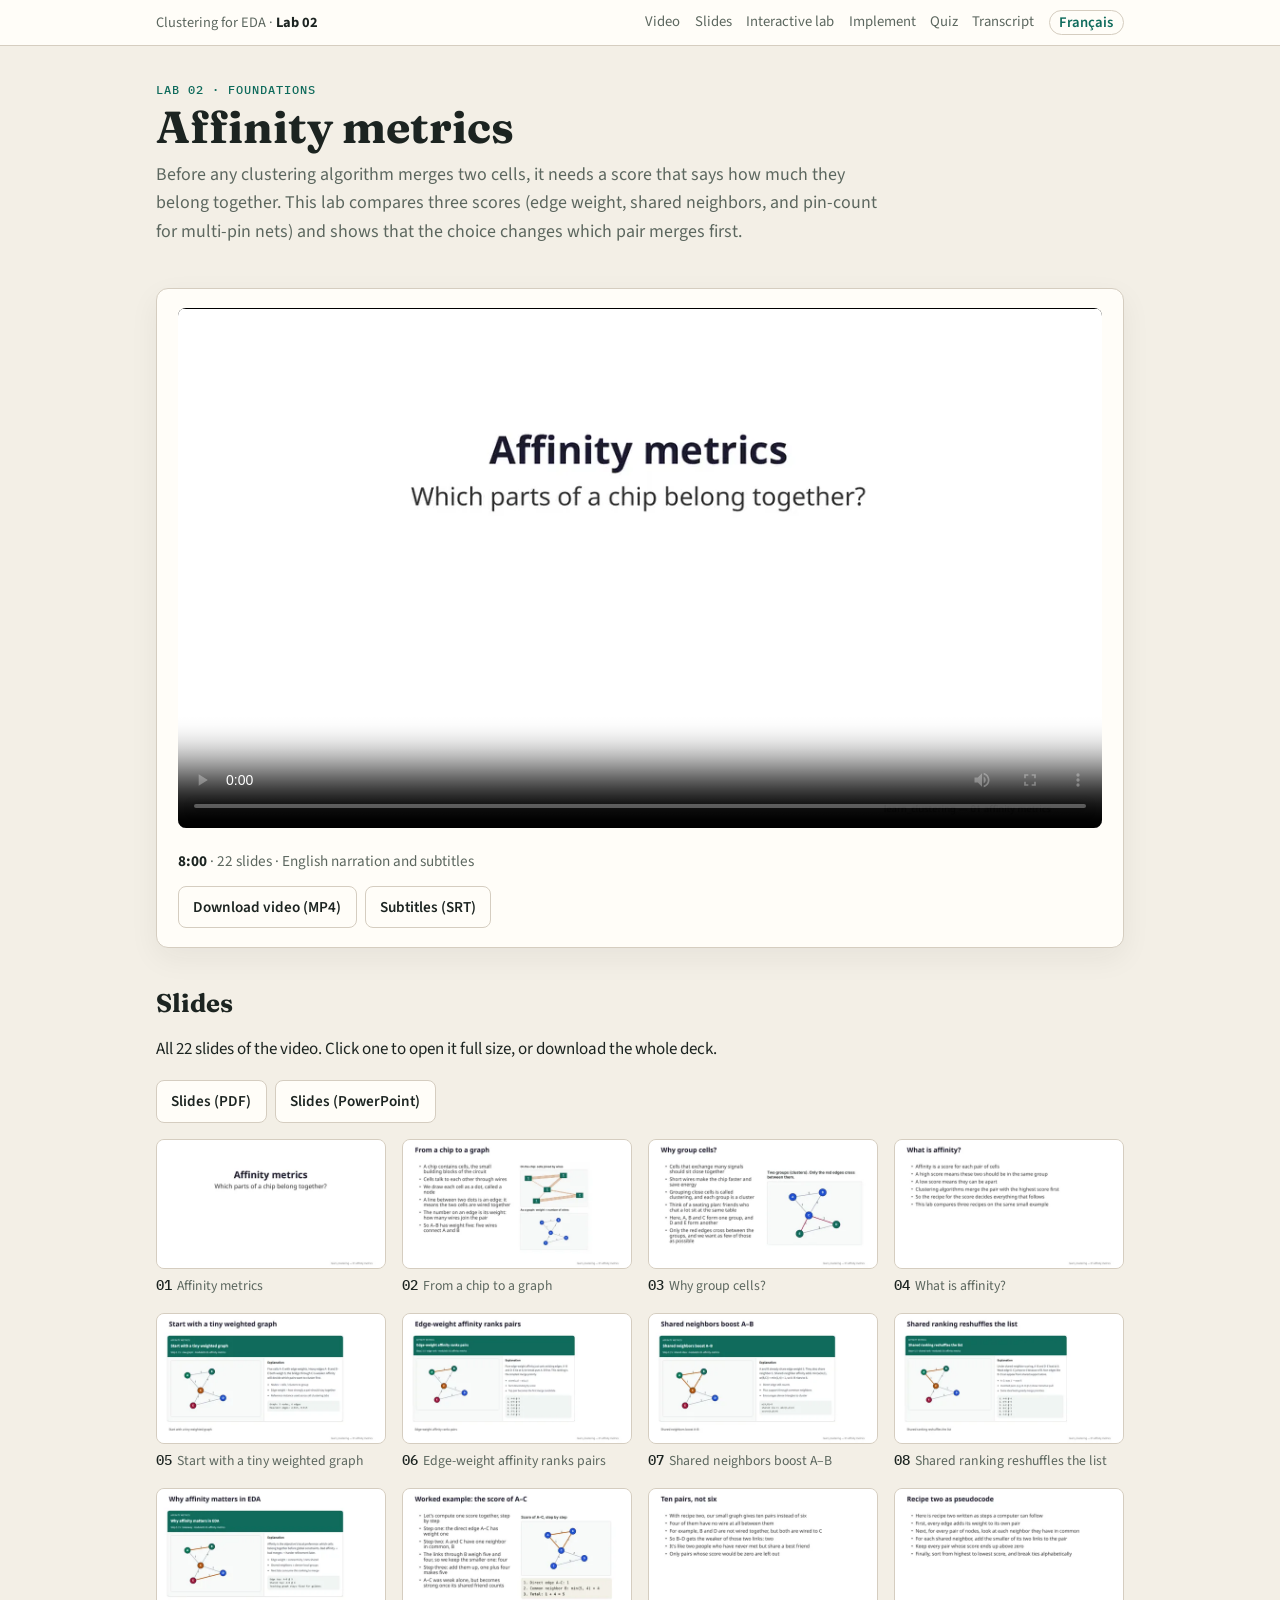
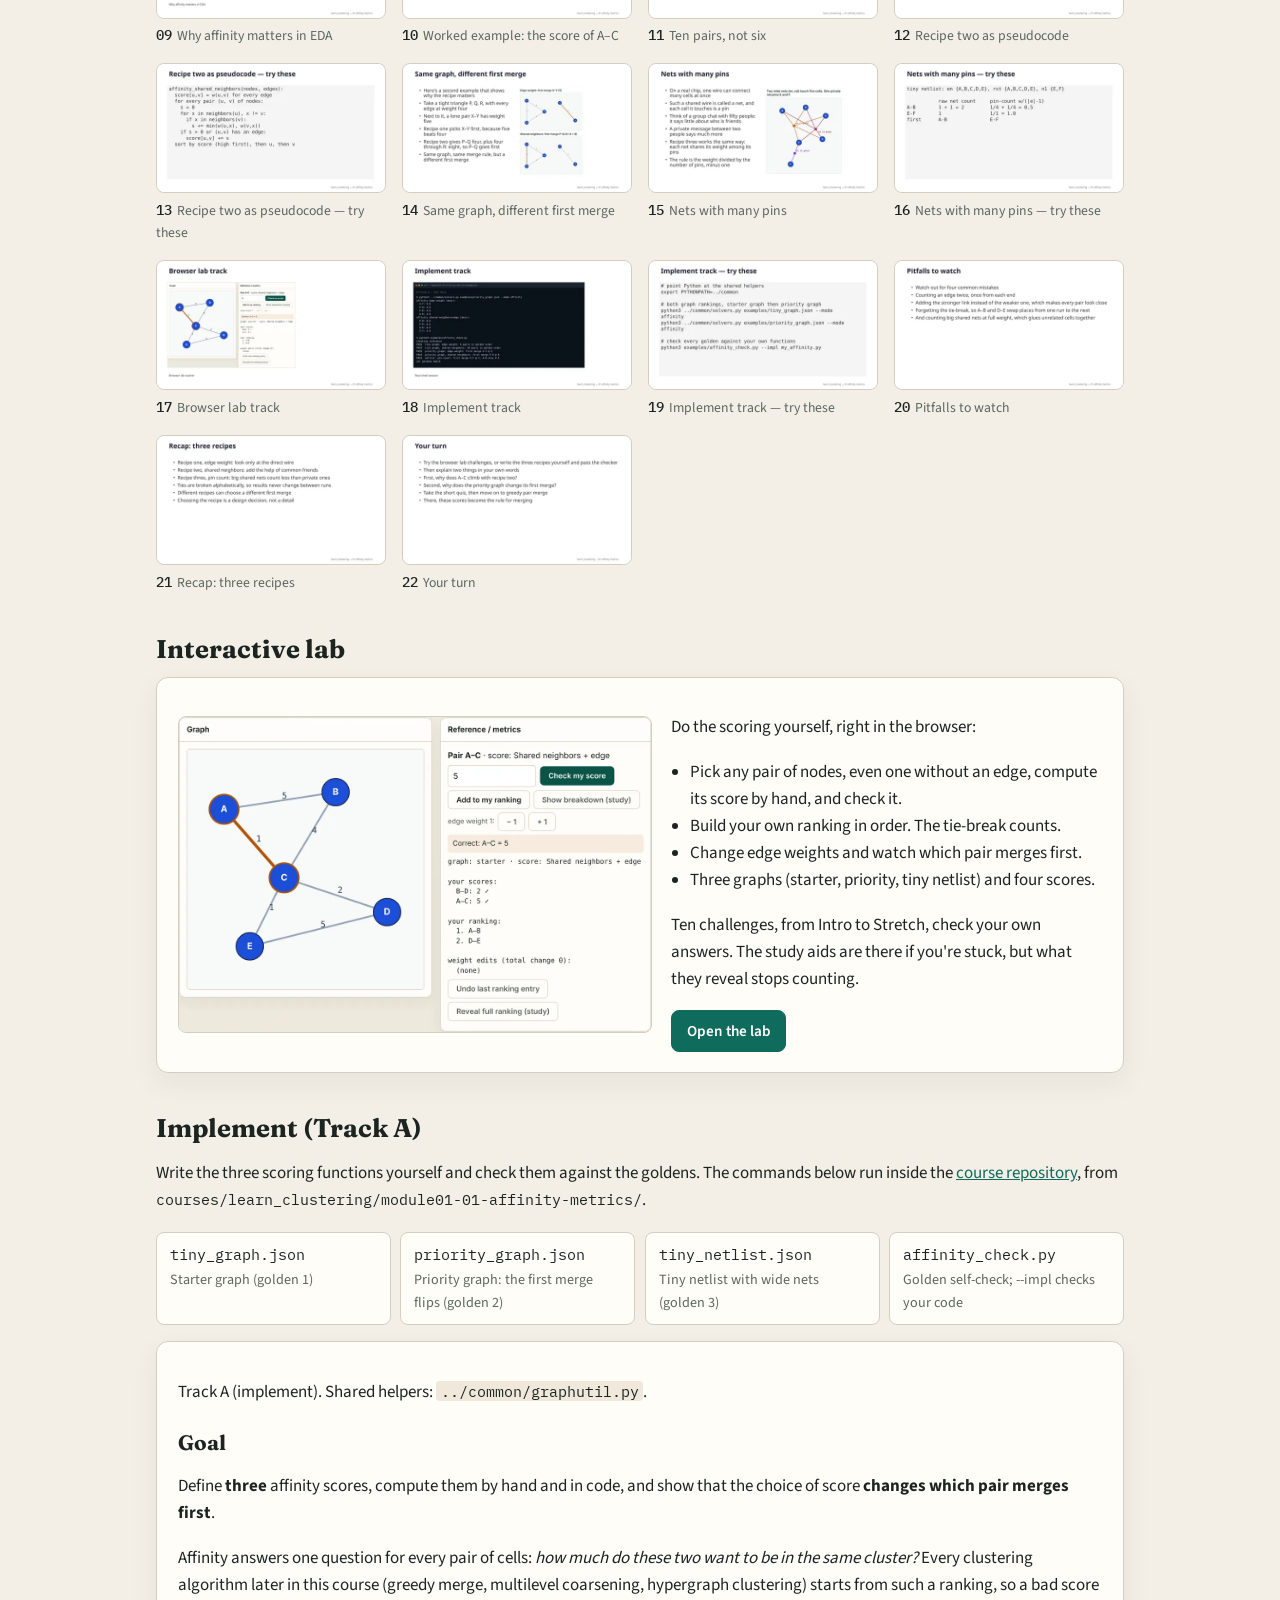
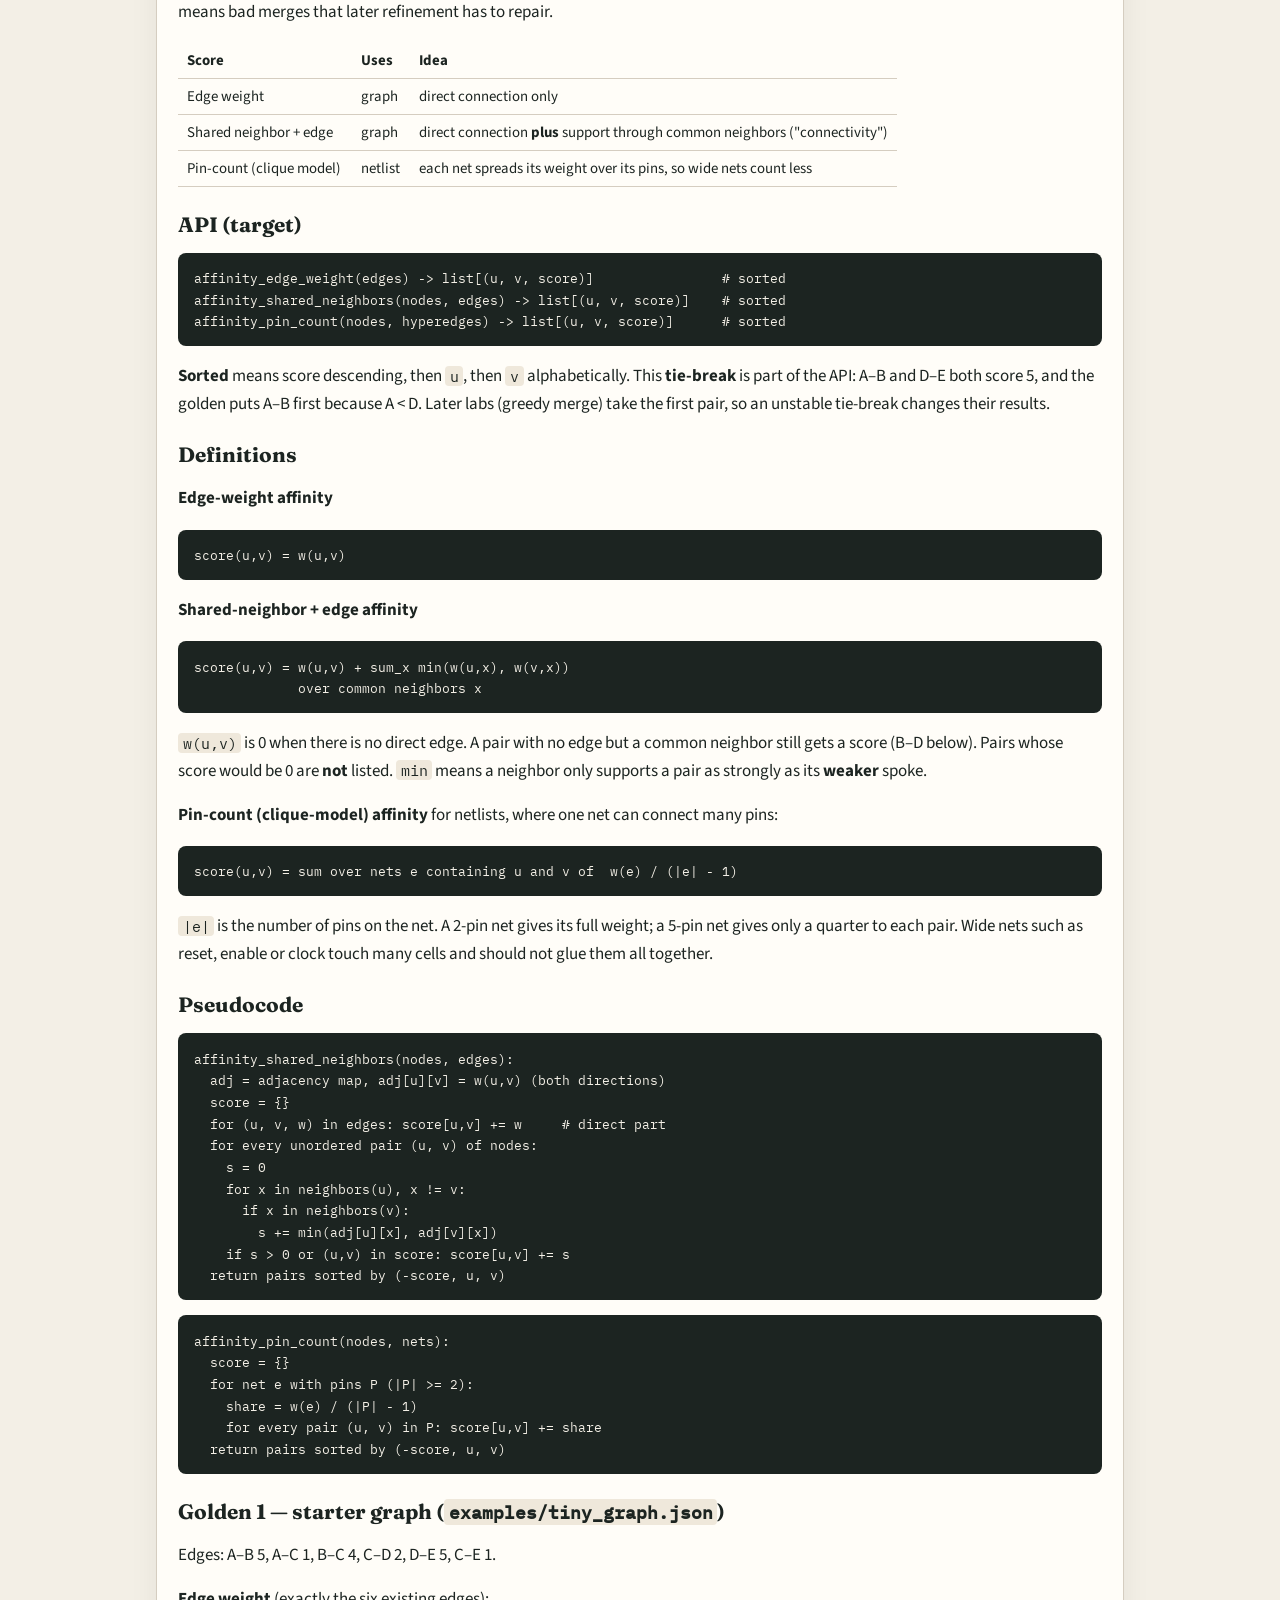
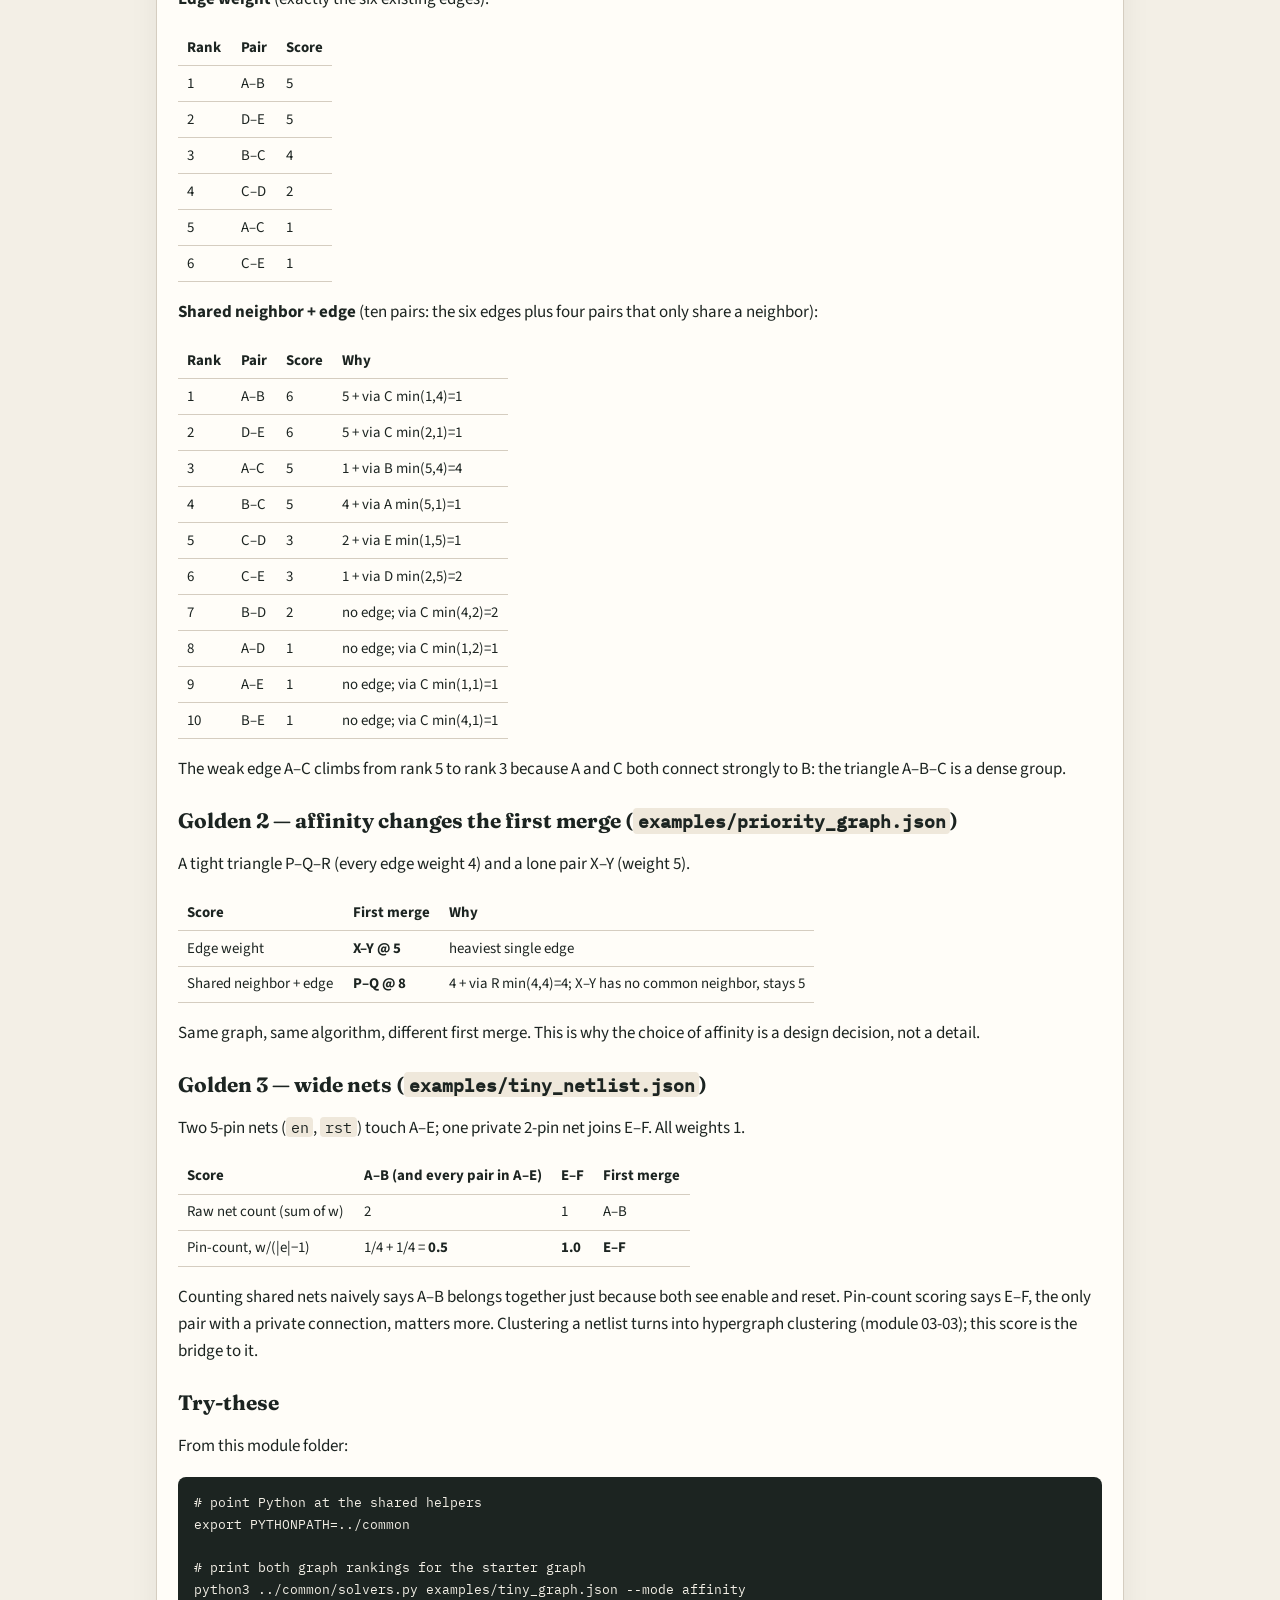
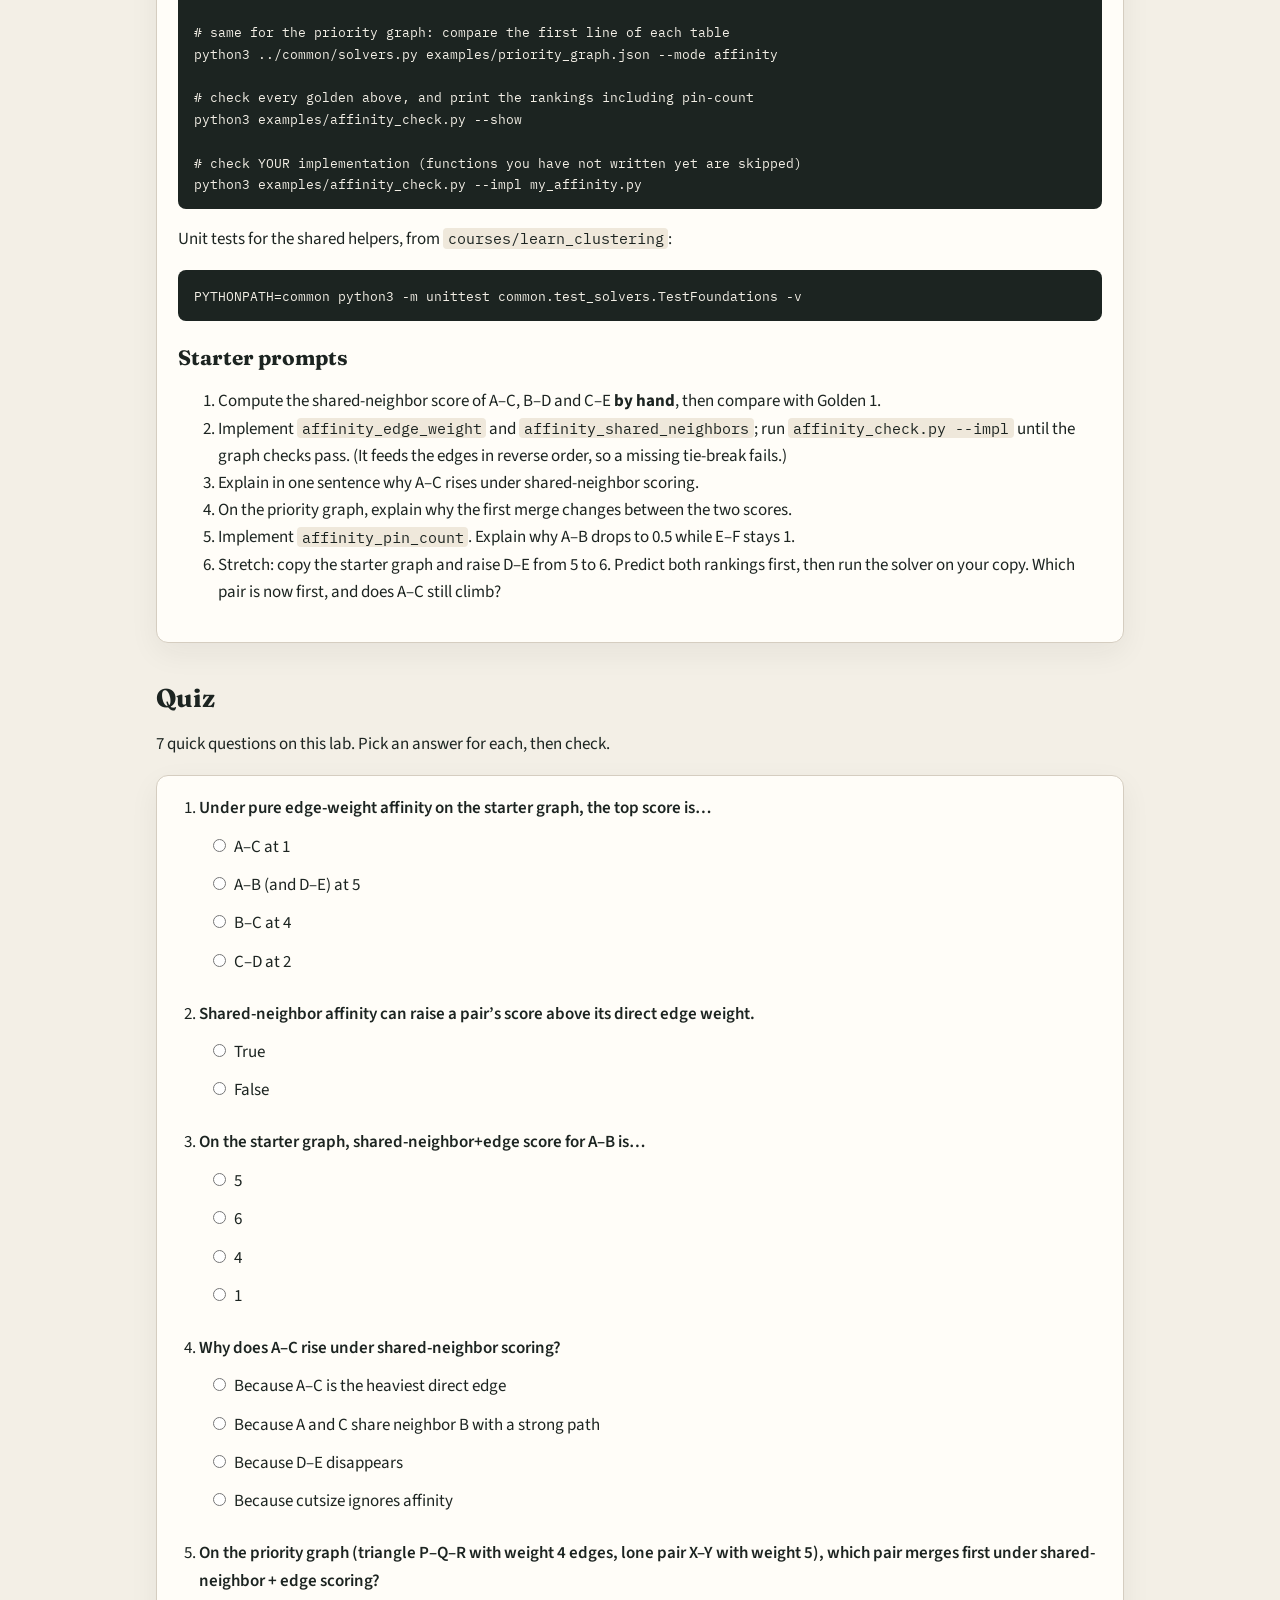
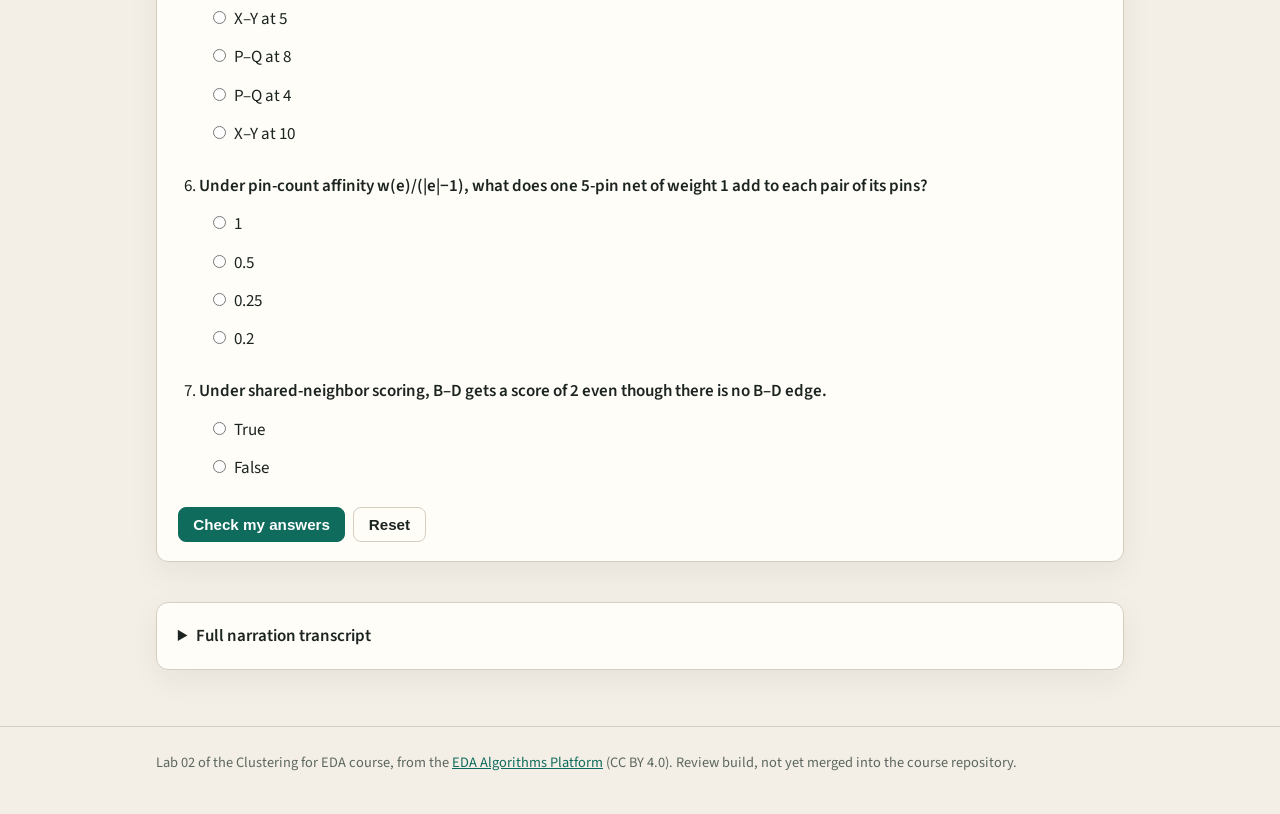
<file: docs/index.html>
<!DOCTYPE html>
<html lang="en">
<head>
  <meta charset="utf-8">
  <meta name="viewport" content="width=device-width, initial-scale=1">
  <title>Lab 02 — Affinity metrics · Clustering for EDA</title>
  <meta name="description" content="Lab 02 of the Clustering for EDA course: edge-weight, shared-neighbor and pin-count affinity, with narrated video, slides, an interactive browser lab and a quiz.">
  <link rel="alternate" hreflang="fr" href="fr/index.html">
  <link rel="preload" href="fonts/source-sans-3-latin-400-normal.woff2" as="font" type="font/woff2" crossorigin>
  <link rel="stylesheet" href="page.css">
</head>
<body>
  <header class="top">
    <div class="wrap">
      <span class="crumb">Clustering for EDA · <strong>Lab 02</strong></span>
      <nav class="toc" aria-label="On this page">
        <a href="#video">Video</a>
        <a href="#slides">Slides</a>
        <a href="#lab">Interactive lab</a>
        <a href="#implement">Implement</a>
        <a href="#quiz">Quiz</a>
        <a href="#transcript">Transcript</a>
        <a class="lang-switch" href="fr/index.html" hreflang="fr" lang="fr" title="Lire cette page en français">Français</a>
      </nav>
    </div>
  </header>

  <main class="wrap">
    <div class="hero">
      <p class="eyebrow">Lab 02 · Foundations</p>
      <h1>Affinity metrics</h1>
      <p class="lead">Before any clustering algorithm merges two cells, it needs a score that says how much they belong together. This lab compares three scores (edge weight, shared neighbors, and pin-count for multi-pin nets) and shows that the choice changes which pair merges first.</p>
    </div>

    <section id="video">
      <div class="card video-card">
        <video controls preload="metadata" poster="slides/poster.webp"><source src="video.mp4" type="video/mp4"><track kind="subtitles" src="subs.vtt" srclang="en" label="English" default>Your browser does not support the video tag.</video>
        <p class="meta"><strong>8:00</strong> · 22 slides · English narration and subtitles</p>
        <div class="btns"><a class="btn" href="video.mp4" download>Download video (MP4)</a><a class="btn" href="subs.srt" download>Subtitles (SRT)</a></div>
      </div>
    </section>

    <section id="slides">
      <h2>Slides</h2>
      <p>All 22 slides of the video. Click one to open it full size, or download the whole deck.</p>
      <div class="btns" style="margin-bottom:1rem">
        <a class="btn" href="slides.pdf">Slides (PDF)</a>
        <a class="btn" href="slides.pptx" download>Slides (PowerPoint)</a>
      </div>
      <div class="slides">
        <figure><a href="slides/01.png"><img src="slides/thumb/01.webp" loading="lazy" width="480" height="270" alt="Slide 1: Affinity metrics"></a><figcaption><b>01</b>Affinity metrics</figcaption></figure>
<figure><a href="slides/02.png"><img src="slides/thumb/02.webp" loading="lazy" width="480" height="270" alt="Slide 2: From a chip to a graph"></a><figcaption><b>02</b>From a chip to a graph</figcaption></figure>
<figure><a href="slides/03.png"><img src="slides/thumb/03.webp" loading="lazy" width="480" height="270" alt="Slide 3: Why group cells?"></a><figcaption><b>03</b>Why group cells?</figcaption></figure>
<figure><a href="slides/04.png"><img src="slides/thumb/04.webp" loading="lazy" width="480" height="270" alt="Slide 4: What is affinity?"></a><figcaption><b>04</b>What is affinity?</figcaption></figure>
<figure><a href="slides/05.png"><img src="slides/thumb/05.webp" loading="lazy" width="480" height="270" alt="Slide 5: Start with a tiny weighted graph"></a><figcaption><b>05</b>Start with a tiny weighted graph</figcaption></figure>
<figure><a href="slides/06.png"><img src="slides/thumb/06.webp" loading="lazy" width="480" height="270" alt="Slide 6: Edge-weight affinity ranks pairs"></a><figcaption><b>06</b>Edge-weight affinity ranks pairs</figcaption></figure>
<figure><a href="slides/07.png"><img src="slides/thumb/07.webp" loading="lazy" width="480" height="270" alt="Slide 7: Shared neighbors boost A–B"></a><figcaption><b>07</b>Shared neighbors boost A–B</figcaption></figure>
<figure><a href="slides/08.png"><img src="slides/thumb/08.webp" loading="lazy" width="480" height="270" alt="Slide 8: Shared ranking reshuffles the list"></a><figcaption><b>08</b>Shared ranking reshuffles the list</figcaption></figure>
<figure><a href="slides/09.png"><img src="slides/thumb/09.webp" loading="lazy" width="480" height="270" alt="Slide 9: Why affinity matters in EDA"></a><figcaption><b>09</b>Why affinity matters in EDA</figcaption></figure>
<figure><a href="slides/10.png"><img src="slides/thumb/10.webp" loading="lazy" width="480" height="270" alt="Slide 10: Worked example: the score of A–C"></a><figcaption><b>10</b>Worked example: the score of A–C</figcaption></figure>
<figure><a href="slides/11.png"><img src="slides/thumb/11.webp" loading="lazy" width="480" height="270" alt="Slide 11: Ten pairs, not six"></a><figcaption><b>11</b>Ten pairs, not six</figcaption></figure>
<figure><a href="slides/12.png"><img src="slides/thumb/12.webp" loading="lazy" width="480" height="270" alt="Slide 12: Recipe two as pseudocode"></a><figcaption><b>12</b>Recipe two as pseudocode</figcaption></figure>
<figure><a href="slides/13.png"><img src="slides/thumb/13.webp" loading="lazy" width="480" height="270" alt="Slide 13: Recipe two as pseudocode — try these"></a><figcaption><b>13</b>Recipe two as pseudocode — try these</figcaption></figure>
<figure><a href="slides/14.png"><img src="slides/thumb/14.webp" loading="lazy" width="480" height="270" alt="Slide 14: Same graph, different first merge"></a><figcaption><b>14</b>Same graph, different first merge</figcaption></figure>
<figure><a href="slides/15.png"><img src="slides/thumb/15.webp" loading="lazy" width="480" height="270" alt="Slide 15: Nets with many pins"></a><figcaption><b>15</b>Nets with many pins</figcaption></figure>
<figure><a href="slides/16.png"><img src="slides/thumb/16.webp" loading="lazy" width="480" height="270" alt="Slide 16: Nets with many pins — try these"></a><figcaption><b>16</b>Nets with many pins — try these</figcaption></figure>
<figure><a href="slides/17.png"><img src="slides/thumb/17.webp" loading="lazy" width="480" height="270" alt="Slide 17: Browser lab track"></a><figcaption><b>17</b>Browser lab track</figcaption></figure>
<figure><a href="slides/18.png"><img src="slides/thumb/18.webp" loading="lazy" width="480" height="270" alt="Slide 18: Implement track"></a><figcaption><b>18</b>Implement track</figcaption></figure>
<figure><a href="slides/19.png"><img src="slides/thumb/19.webp" loading="lazy" width="480" height="270" alt="Slide 19: Implement track — try these"></a><figcaption><b>19</b>Implement track — try these</figcaption></figure>
<figure><a href="slides/20.png"><img src="slides/thumb/20.webp" loading="lazy" width="480" height="270" alt="Slide 20: Pitfalls to watch"></a><figcaption><b>20</b>Pitfalls to watch</figcaption></figure>
<figure><a href="slides/21.png"><img src="slides/thumb/21.webp" loading="lazy" width="480" height="270" alt="Slide 21: Recap: three recipes"></a><figcaption><b>21</b>Recap: three recipes</figcaption></figure>
<figure><a href="slides/22.png"><img src="slides/thumb/22.webp" loading="lazy" width="480" height="270" alt="Slide 22: Your turn"></a><figcaption><b>22</b>Your turn</figcaption></figure>
      </div>
    </section>

    <section id="lab">
      <h2>Interactive lab</h2>
      <div class="card lab-grid">
        <a href="tools/affinity-metrics/index.html"><img src="img/lab-starter.webp" loading="lazy" alt="The affinity metrics browser lab: a graph on the left, the score entry and your ranking on the right"></a>
        <div>
          <p>Do the scoring yourself, right in the browser:</p>
          <ul>
            <li>Pick any pair of nodes, even one without an edge, compute its score by hand, and check it.</li>
<li>Build your own ranking in order. The tie-break counts.</li>
<li>Change edge weights and watch which pair merges first.</li>
<li>Three graphs (starter, priority, tiny netlist) and four scores.</li>
          </ul>
          <p>Ten challenges, from Intro to Stretch, check your own answers. The study aids are there if you're stuck, but what they reveal stops counting.</p>
          <div class="btns"><a class="btn primary" href="tools/affinity-metrics/index.html">Open the lab</a></div>
        </div>
      </div>
    </section>

    <section id="implement">
      <h2>Implement (Track A)</h2>
      <p>Write the three scoring functions yourself and check them against the goldens. The commands below run inside the <a href="https://github.com/yongfu-li/eda-learning">course repository</a>, from <code>courses/learn_clustering/module01-01-affinity-metrics/</code>.</p>
      <div class="files">
        <a href="examples/tiny_graph.json" download><code>tiny_graph.json</code><small>Starter graph (golden 1)</small></a>
<a href="examples/priority_graph.json" download><code>priority_graph.json</code><small>Priority graph: the first merge flips (golden 2)</small></a>
<a href="examples/tiny_netlist.json" download><code>tiny_netlist.json</code><small>Tiny netlist with wide nets (golden 3)</small></a>
<a href="examples/affinity_check.py" download><code>affinity_check.py</code><small>Golden self-check; --impl checks your code</small></a>
      </div>
      <div class="card md">
        <h1>Examples — Affinity metrics</h1>
<p>Track A (implement). Shared helpers: <code>../common/graphutil.py</code>.</p>
<h2>Goal</h2>
<p>Define <strong>three</strong> affinity scores, compute them by hand and in code, and show that the
choice of score <strong>changes which pair merges first</strong>.</p>
<p>Affinity answers one question for every pair of cells: <em>how much do these two want to be
in the same cluster?</em> Every clustering algorithm later in this course (greedy merge,
multilevel coarsening, hypergraph clustering) starts from such a ranking, so a bad score
means bad merges that later refinement has to repair.</p>
<table>
<thead>
<tr>
<th>Score</th>
<th>Uses</th>
<th>Idea</th>
</tr>
</thead>
<tbody>
<tr>
<td>Edge weight</td>
<td>graph</td>
<td>direct connection only</td>
</tr>
<tr>
<td>Shared neighbor + edge</td>
<td>graph</td>
<td>direct connection <strong>plus</strong> support through common neighbors ("connectivity")</td>
</tr>
<tr>
<td>Pin-count (clique model)</td>
<td>netlist</td>
<td>each net spreads its weight over its pins, so wide nets count less</td>
</tr>
</tbody>
</table>
<h2>API (target)</h2>
<pre><code class="language-text">affinity_edge_weight(edges) -&gt; list[(u, v, score)]                # sorted
affinity_shared_neighbors(nodes, edges) -&gt; list[(u, v, score)]    # sorted
affinity_pin_count(nodes, hyperedges) -&gt; list[(u, v, score)]      # sorted
</code></pre>
<p><strong>Sorted</strong> means score descending, then <code>u</code>, then <code>v</code> alphabetically. This <strong>tie-break</strong>
is part of the API: A–B and D–E both score 5, and the golden puts A–B first because A &lt; D.
Later labs (greedy merge) take the first pair, so an unstable tie-break changes their results.</p>
<h2>Definitions</h2>
<p><strong>Edge-weight affinity</strong></p>
<pre><code class="language-text">score(u,v) = w(u,v)
</code></pre>
<p><strong>Shared-neighbor + edge affinity</strong></p>
<pre><code class="language-text">score(u,v) = w(u,v) + sum_x min(w(u,x), w(v,x))
             over common neighbors x
</code></pre>
<p><code>w(u,v)</code> is 0 when there is no direct edge. A pair with no edge but a common neighbor
still gets a score (B–D below). Pairs whose score would be 0 are <strong>not</strong> listed.
<code>min</code> means a neighbor only supports a pair as strongly as its <strong>weaker</strong> spoke.</p>
<p><strong>Pin-count (clique-model) affinity</strong> for netlists, where one net can connect many pins:</p>
<pre><code class="language-text">score(u,v) = sum over nets e containing u and v of  w(e) / (|e| - 1)
</code></pre>
<p><code>|e|</code> is the number of pins on the net. A 2-pin net gives its full weight; a 5-pin net
gives only a quarter to each pair. Wide nets such as reset, enable or clock touch many cells
and should not glue them all together.</p>
<h2>Pseudocode</h2>
<pre><code class="language-text">affinity_shared_neighbors(nodes, edges):
  adj = adjacency map, adj[u][v] = w(u,v) (both directions)
  score = {}
  for (u, v, w) in edges: score[u,v] += w     # direct part
  for every unordered pair (u, v) of nodes:
    s = 0
    for x in neighbors(u), x != v:
      if x in neighbors(v):
        s += min(adj[u][x], adj[v][x])
    if s &gt; 0 or (u,v) in score: score[u,v] += s
  return pairs sorted by (-score, u, v)
</code></pre>
<pre><code class="language-text">affinity_pin_count(nodes, nets):
  score = {}
  for net e with pins P (|P| &gt;= 2):
    share = w(e) / (|P| - 1)
    for every pair (u, v) in P: score[u,v] += share
  return pairs sorted by (-score, u, v)
</code></pre>
<h2>Golden 1 — starter graph (<code>examples/tiny_graph.json</code>)</h2>
<p>Edges: A–B 5, A–C 1, B–C 4, C–D 2, D–E 5, C–E 1.</p>
<p><strong>Edge weight</strong> (exactly the six existing edges):</p>
<table>
<thead>
<tr>
<th>Rank</th>
<th>Pair</th>
<th>Score</th>
</tr>
</thead>
<tbody>
<tr>
<td>1</td>
<td>A–B</td>
<td>5</td>
</tr>
<tr>
<td>2</td>
<td>D–E</td>
<td>5</td>
</tr>
<tr>
<td>3</td>
<td>B–C</td>
<td>4</td>
</tr>
<tr>
<td>4</td>
<td>C–D</td>
<td>2</td>
</tr>
<tr>
<td>5</td>
<td>A–C</td>
<td>1</td>
</tr>
<tr>
<td>6</td>
<td>C–E</td>
<td>1</td>
</tr>
</tbody>
</table>
<p><strong>Shared neighbor + edge</strong> (ten pairs: the six edges plus four pairs that only share a neighbor):</p>
<table>
<thead>
<tr>
<th>Rank</th>
<th>Pair</th>
<th>Score</th>
<th>Why</th>
</tr>
</thead>
<tbody>
<tr>
<td>1</td>
<td>A–B</td>
<td>6</td>
<td>5 + via C min(1,4)=1</td>
</tr>
<tr>
<td>2</td>
<td>D–E</td>
<td>6</td>
<td>5 + via C min(2,1)=1</td>
</tr>
<tr>
<td>3</td>
<td>A–C</td>
<td>5</td>
<td>1 + via B min(5,4)=4</td>
</tr>
<tr>
<td>4</td>
<td>B–C</td>
<td>5</td>
<td>4 + via A min(5,1)=1</td>
</tr>
<tr>
<td>5</td>
<td>C–D</td>
<td>3</td>
<td>2 + via E min(1,5)=1</td>
</tr>
<tr>
<td>6</td>
<td>C–E</td>
<td>3</td>
<td>1 + via D min(2,5)=2</td>
</tr>
<tr>
<td>7</td>
<td>B–D</td>
<td>2</td>
<td>no edge; via C min(4,2)=2</td>
</tr>
<tr>
<td>8</td>
<td>A–D</td>
<td>1</td>
<td>no edge; via C min(1,2)=1</td>
</tr>
<tr>
<td>9</td>
<td>A–E</td>
<td>1</td>
<td>no edge; via C min(1,1)=1</td>
</tr>
<tr>
<td>10</td>
<td>B–E</td>
<td>1</td>
<td>no edge; via C min(4,1)=1</td>
</tr>
</tbody>
</table>
<p>The weak edge A–C climbs from rank 5 to rank 3 because A and C both connect strongly to B:
the triangle A–B–C is a dense group.</p>
<h2>Golden 2 — affinity changes the first merge (<code>examples/priority_graph.json</code>)</h2>
<p>A tight triangle P–Q–R (every edge weight 4) and a lone pair X–Y (weight 5).</p>
<table>
<thead>
<tr>
<th>Score</th>
<th>First merge</th>
<th>Why</th>
</tr>
</thead>
<tbody>
<tr>
<td>Edge weight</td>
<td><strong>X–Y @ 5</strong></td>
<td>heaviest single edge</td>
</tr>
<tr>
<td>Shared neighbor + edge</td>
<td><strong>P–Q @ 8</strong></td>
<td>4 + via R min(4,4)=4; X–Y has no common neighbor, stays 5</td>
</tr>
</tbody>
</table>
<p>Same graph, same algorithm, different first merge. This is why the choice of affinity is a
design decision, not a detail.</p>
<h2>Golden 3 — wide nets (<code>examples/tiny_netlist.json</code>)</h2>
<p>Two 5-pin nets (<code>en</code>, <code>rst</code>) touch A–E; one private 2-pin net joins E–F. All weights 1.</p>
<table>
<thead>
<tr>
<th>Score</th>
<th>A–B (and every pair in A–E)</th>
<th>E–F</th>
<th>First merge</th>
</tr>
</thead>
<tbody>
<tr>
<td>Raw net count (sum of w)</td>
<td>2</td>
<td>1</td>
<td>A–B</td>
</tr>
<tr>
<td>Pin-count, w/(|e|−1)</td>
<td>1/4 + 1/4 = <strong>0.5</strong></td>
<td><strong>1.0</strong></td>
<td><strong>E–F</strong></td>
</tr>
</tbody>
</table>
<p>Counting shared nets naively says A–B belongs together just because both see enable and
reset. Pin-count scoring says E–F, the only pair with a private connection, matters more.
Clustering a netlist turns into hypergraph clustering (module 03-03); this score is the
bridge to it.</p>
<h2>Try-these</h2>
<p>From this module folder:</p>
<pre><code class="language-bash"># point Python at the shared helpers
export PYTHONPATH=../common

# print both graph rankings for the starter graph
python3 ../common/solvers.py examples/tiny_graph.json --mode affinity

# same for the priority graph: compare the first line of each table
python3 ../common/solvers.py examples/priority_graph.json --mode affinity

# check every golden above, and print the rankings including pin-count
python3 examples/affinity_check.py --show

# check YOUR implementation (functions you have not written yet are skipped)
python3 examples/affinity_check.py --impl my_affinity.py
</code></pre>
<p>Unit tests for the shared helpers, from <code>courses/learn_clustering</code>:</p>
<pre><code class="language-bash">PYTHONPATH=common python3 -m unittest common.test_solvers.TestFoundations -v
</code></pre>
<h2>Starter prompts</h2>
<ol>
<li>Compute the shared-neighbor score of A–C, B–D and C–E <strong>by hand</strong>, then compare with Golden 1.</li>
<li>Implement <code>affinity_edge_weight</code> and <code>affinity_shared_neighbors</code>; run
   <code>affinity_check.py --impl</code> until the graph checks pass. (It feeds the edges in reverse order,
   so a missing tie-break fails.)</li>
<li>Explain in one sentence why A–C rises under shared-neighbor scoring.</li>
<li>On the priority graph, explain why the first merge changes between the two scores.</li>
<li>Implement <code>affinity_pin_count</code>. Explain why A–B drops to 0.5 while E–F stays 1.</li>
<li>Stretch: copy the starter graph and raise D–E from 5 to 6. Predict both rankings first,
   then run the solver on your copy. Which pair is now first, and does A–C still climb?</li>
</ol>
      </div>
    </section>

    <section id="quiz">
      <h2>Quiz</h2>
      <p>7 quick questions on this lab. Pick an answer for each, then check.</p>
      <div class="card quiz" id="quiz-root"
           data-check="Check my answers" data-reset="Reset" data-pass="passed"
           data-fail="try again" data-true="True" data-false="False"></div>
      <script type="application/json" id="quiz-data">{"module": "module01-01-affinity-metrics", "title": "Affinity metrics check", "passing_score": 0.67, "items": [{"id": "q1", "type": "multiple_choice", "prompt": "Under pure edge-weight affinity on the starter graph, the top score is…", "choices": ["A–C at 1", "A–B (and D–E) at 5", "B–C at 4", "C–D at 2"], "answer": 1, "explain": "Heaviest edges are A–B and D–E at weight 5."}, {"id": "q2", "type": "true_false", "prompt": "Shared-neighbor affinity can raise a pair’s score above its direct edge weight.", "answer": true, "explain": "Overlap through common neighbors is added to the direct weight."}, {"id": "q3", "type": "multiple_choice", "prompt": "On the starter graph, shared-neighbor+edge score for A–B is…", "choices": ["5", "6", "4", "1"], "answer": 1, "explain": "5 + min(A–C,B–C)=1 → 6."}, {"id": "q4", "type": "multiple_choice", "prompt": "Why does A–C rise under shared-neighbor scoring?", "choices": ["Because A–C is the heaviest direct edge", "Because A and C share neighbor B with a strong path", "Because D–E disappears", "Because cutsize ignores affinity"], "answer": 1, "explain": "min(A–B,C–B)=4 boosts the weak A–C edge."}, {"id": "q5", "type": "multiple_choice", "prompt": "On the priority graph (triangle P–Q–R with weight 4 edges, lone pair X–Y with weight 5), which pair merges first under shared-neighbor + edge scoring?", "choices": ["X–Y at 5", "P–Q at 8", "P–Q at 4", "X–Y at 10"], "answer": 1, "explain": "P–Q = 4 + via R min(4,4) = 8. X–Y has no common neighbor, so it stays at 5. Edge weight alone would merge X–Y first."}, {"id": "q6", "type": "multiple_choice", "prompt": "Under pin-count affinity w(e)/(|e|−1), what does one 5-pin net of weight 1 add to each pair of its pins?", "choices": ["1", "0.5", "0.25", "0.2"], "answer": 2, "explain": "1 / (5 − 1) = 0.25. Wide nets such as reset or enable spread their weight thin, so they don't glue every cell together."}, {"id": "q7", "type": "true_false", "prompt": "Under shared-neighbor scoring, B–D gets a score of 2 even though there is no B–D edge.", "answer": true, "explain": "B and D share neighbor C: min(w(B,C), w(D,C)) = min(4, 2) = 2. Only pairs with a total score of 0 are left out."}]}</script>
    </section>

    <section id="transcript">
      <details class="card transcript">
        <summary>Full narration transcript</summary>
        <h3>Affinity metrics</h3><p>Which parts of a chip belong together? That is the question this lab answers. A chip is made of millions of tiny parts called cells. Before a computer can arrange them, it needs to know which cells like to stay close. That liking is a number called affinity. In this lab you&#x27;ll learn three ways to compute it, and see why the choice matters.</p>
<h3>From a chip to a graph</h3><p>A chip contains cells, the small building blocks of the circuit. Cells talk to each other through wires. We draw each cell as a dot, called a node. A line between two dots is an edge: it means the two cells are wired together. The number on an edge is its weight: how many wires join the pair. So A–B has weight five: five wires connect A and B. This drawing is called a graph, and it&#x27;s the map every algorithm in this course works on.</p>
<h3>Why group cells?</h3><p>Cells that exchange many signals should sit close together. Short wires make the chip faster and save energy. Grouping close cells is called clustering, and each group is a cluster. Think of a seating plan: friends who chat a lot sit at the same table. Here, A, B and C form one group, and D and E form another. Only the red edges cross between the groups, and we want as few of those as possible.</p>
<h3>What is affinity?</h3><p>Affinity is a score for each pair of cells. A high score means these two should be in the same group. A low score means they can be apart. Clustering algorithms merge the pair with the highest score first. So the recipe for the score decides everything that follows. This lab compares three recipes on the same small example.</p>
<h3>Start with a tiny weighted graph</h3><p>Here is our example for the whole lab: five cells, A to E. The heavy edges are A–B and D–E, with weight five each. C sits in the middle, with thinner links to the others. Keep this picture in mind: we&#x27;re going to give a score to every pair of cells in it.</p>
<h3>Edge-weight affinity ranks pairs</h3><p>Recipe one is the simplest. The score of a pair is just the weight of the edge between them. Then we sort the pairs from highest to lowest, like a leaderboard. A–B and D–E are tied at five. When two scores are equal, we break the tie in alphabetical order, so A–B comes first. A fixed tie-break matters: it makes the computer give the same answer every single time.</p>
<h3>Shared neighbors boost A–B</h3><p>Recipe two adds an idea from everyday life: friends of friends. If two people share a close friend, they&#x27;re probably close too. A and B are directly linked with weight five. They also share a neighbor: C. We add the weaker of the two links through C, which is one, so A–B rises to six. Why the weaker link? Because a chain is only as strong as its weakest link.</p>
<h3>Shared ranking reshuffles the list</h3><p>With recipe two, A–B and D–E still lead, now at six. But look at A–C: on its own it was a weak edge of one, and now it jumps to five, thanks to B. Even pairs with no edge at all, like B–D, get a score, because they share a neighbor.</p>
<h3>Why affinity matters in EDA</h3><p>EDA stands for electronic design automation: the software that designs chips. In EDA, affinity is the local preference: which cells belong together, before any rule about the whole chip. Bad affinity means bad merges, and fixing them later is much harder.</p>
<h3>Worked example: the score of A–C</h3><p>Let&#x27;s compute one score together, step by step. Step one: the direct edge A–C has weight one. Step two: A and C have one neighbor in common, B. The links through B weigh five and four, so we keep the smaller one: four. Step three: add them up, one plus four makes five. A–C was weak alone, but becomes strong once its shared friend counts.</p>
<h3>Ten pairs, not six</h3><p>With recipe two, our small graph gives ten pairs instead of six. Four of them have no wire at all between them. For example, B and D are not wired together, but both are wired to C. So B–D gets the weaker of those two links: two. It&#x27;s like two people who have never met but share a best friend. Only pairs whose score would be zero are left out.</p>
<h3>Recipe two as pseudocode</h3><p>Here is recipe two written as steps a computer can follow. First, every edge adds its weight to its own pair. Next, for every pair of nodes, look at each neighbor they have in common. For each shared neighbor, add the smaller of its two links to the pair. Keep every pair whose score ends up above zero. Finally, sort from highest to lowest score, and break ties alphabetically.</p>
<h3>Same graph, different first merge</h3><p>Here&#x27;s a second example that shows why the recipe matters. Take a tight triangle P, Q, R, with every edge at weight four. Next to it, a lone pair X–Y has weight five. Recipe one picks X–Y first, because five beats four. Recipe two gives P–Q four, plus four through R: eight, so P–Q goes first. Same graph, same merge rule, but a different first merge.</p>
<h3>Nets with many pins</h3><p>On a real chip, one wire can connect many cells at once. Such a shared wire is called a net, and each cell it touches is a pin. Think of a group chat with fifty people: it says little about who is friends. A private message between two people says much more. Recipe three works the same way: each net shares its weight among its pins. The rule is the weight divided by the number of pins, minus one. Here, the enable and reset nets touch five cells each, so they give only a quarter to each pair. The private net between E and F gives its full weight, one.</p>
<h3>Browser lab track</h3><p>Now it&#x27;s your turn to compute scores, in the browser lab. Click two nodes to pick a pair, even a pair with no edge, work out its score by hand, and type it in. The lab tells you right away if you&#x27;re correct. You can also build your own ranking, one pair at a time, and change edge weights to see which pair merges first. The ten challenges go from easy to hard. If you get stuck, the breakdown button shows the calculation, but that answer no longer counts for the challenge.</p>
<h3>Implement track</h3><p>If you like programming, the implement track is for you. First, print both rankings with the reference program, for the starter graph and then for the priority graph. Then write your own three scoring functions in Python. Finally, run the checker on your file. It compares your answers with the correct ones, and it feeds the edges in a scrambled order, so a missing tie-break shows up as a failure.</p>
<h3>Pitfalls to watch</h3><p>Watch out for four common mistakes. Counting an edge twice, once from each end. Adding the stronger link instead of the weaker one, which makes every pair look close. Forgetting the tie-break, so A–B and D–E swap places from one run to the next. And counting big shared nets at full weight, which glues unrelated cells together.</p>
<h3>Recap: three recipes</h3><p>Recipe one, edge weight: look only at the direct wire. Recipe two, shared neighbors: add the help of common friends. Recipe three, pin count: big shared nets count less than private ones. Ties are broken alphabetically, so results never change between runs. Different recipes can choose a different first merge. Choosing the recipe is a design decision, not a detail.</p>
<h3>Your turn</h3><p>Try the browser lab challenges, or write the three recipes yourself and pass the checker. Then explain two things in your own words. First, why does A–C climb with recipe two? Second, why does the priority graph change its first merge? Take the short quiz, then move on to greedy pair merge. There, these scores become the rule for merging.</p>
      </details>
    </section>
  </main>

  <footer>
    <div class="wrap">Lab 02 of the Clustering for EDA course, from the <a href="https://github.com/yongfu-li/eda-learning">EDA Algorithms Platform</a> (CC BY 4.0). Review build, not yet merged into the course repository.</div>
  </footer>
  <script>
    // Keep the reader's place (#section) when switching language.
    document.querySelectorAll("a.lang-switch").forEach((a) =>
      a.addEventListener("click", () => { a.href = a.getAttribute("href").split("#")[0] + location.hash; })
    );
  </script>
  <script src="quiz.js"></script>
</body>
</html>
</file>
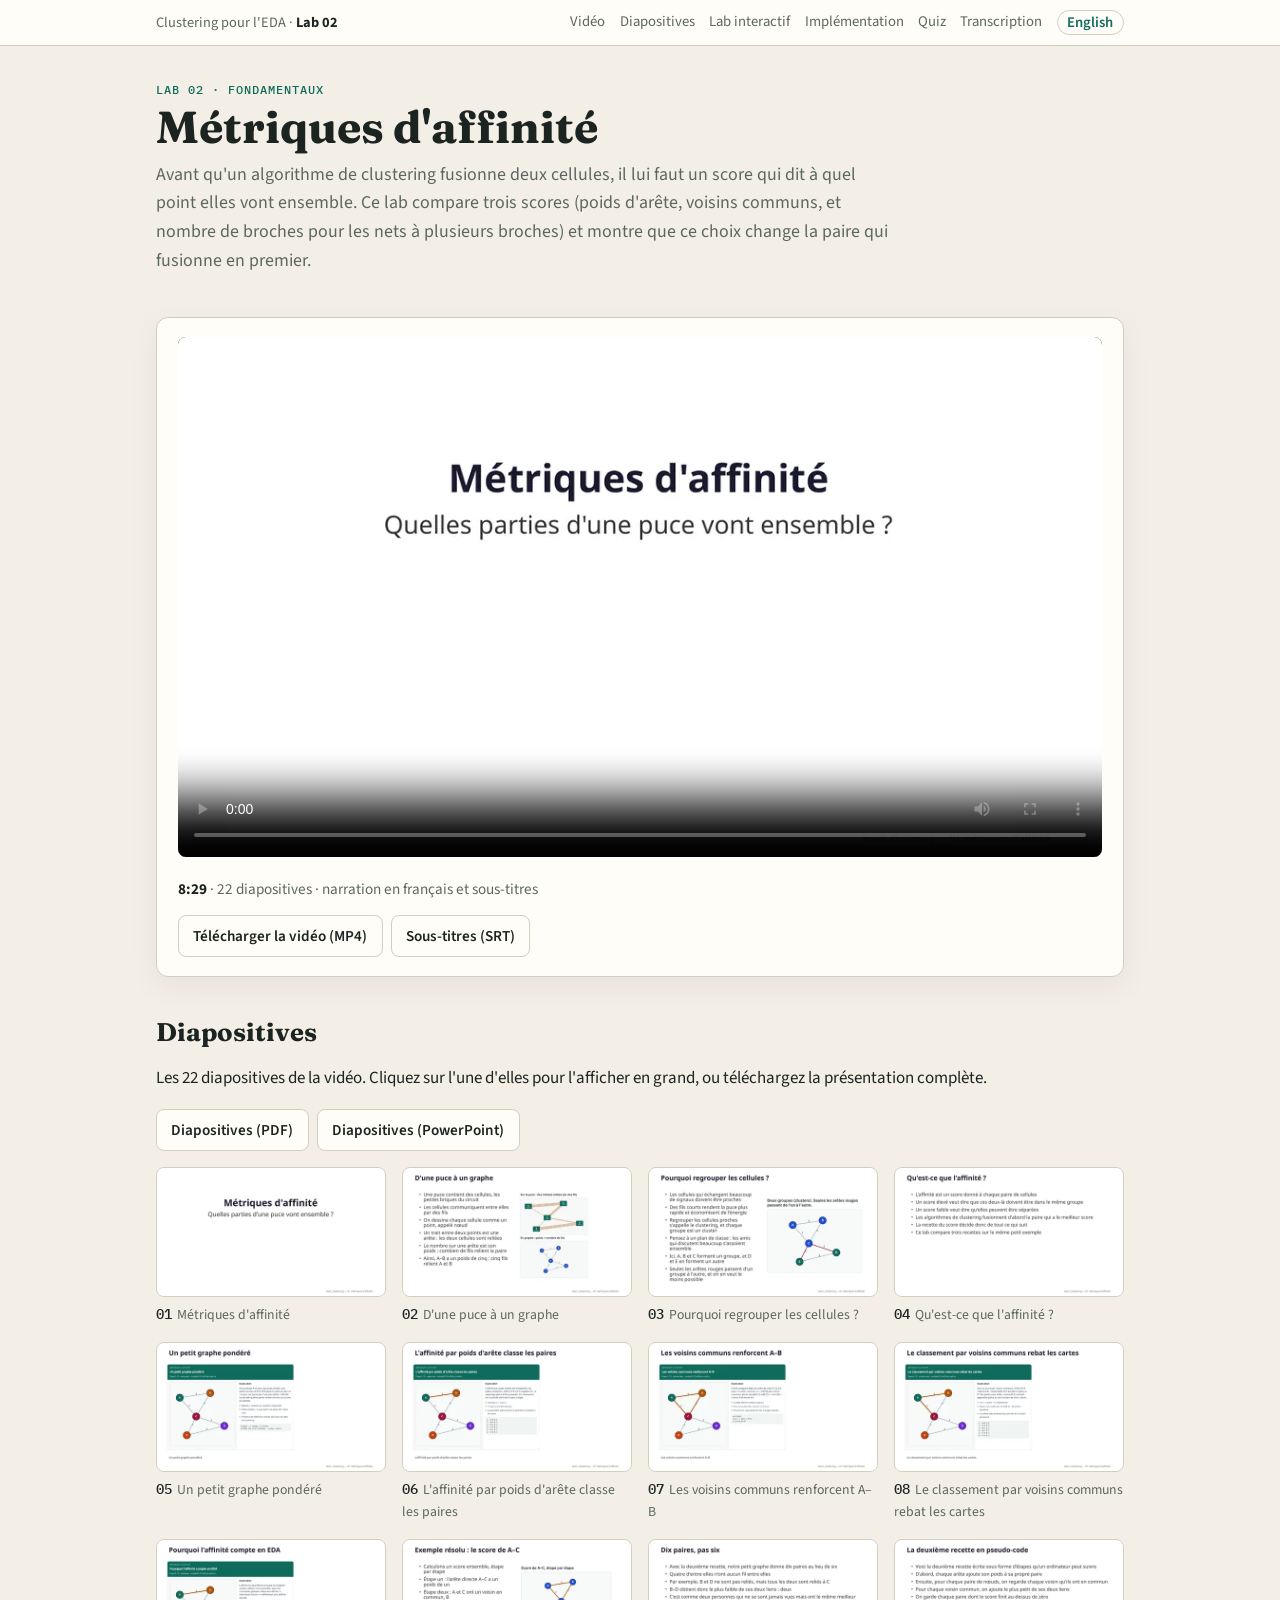
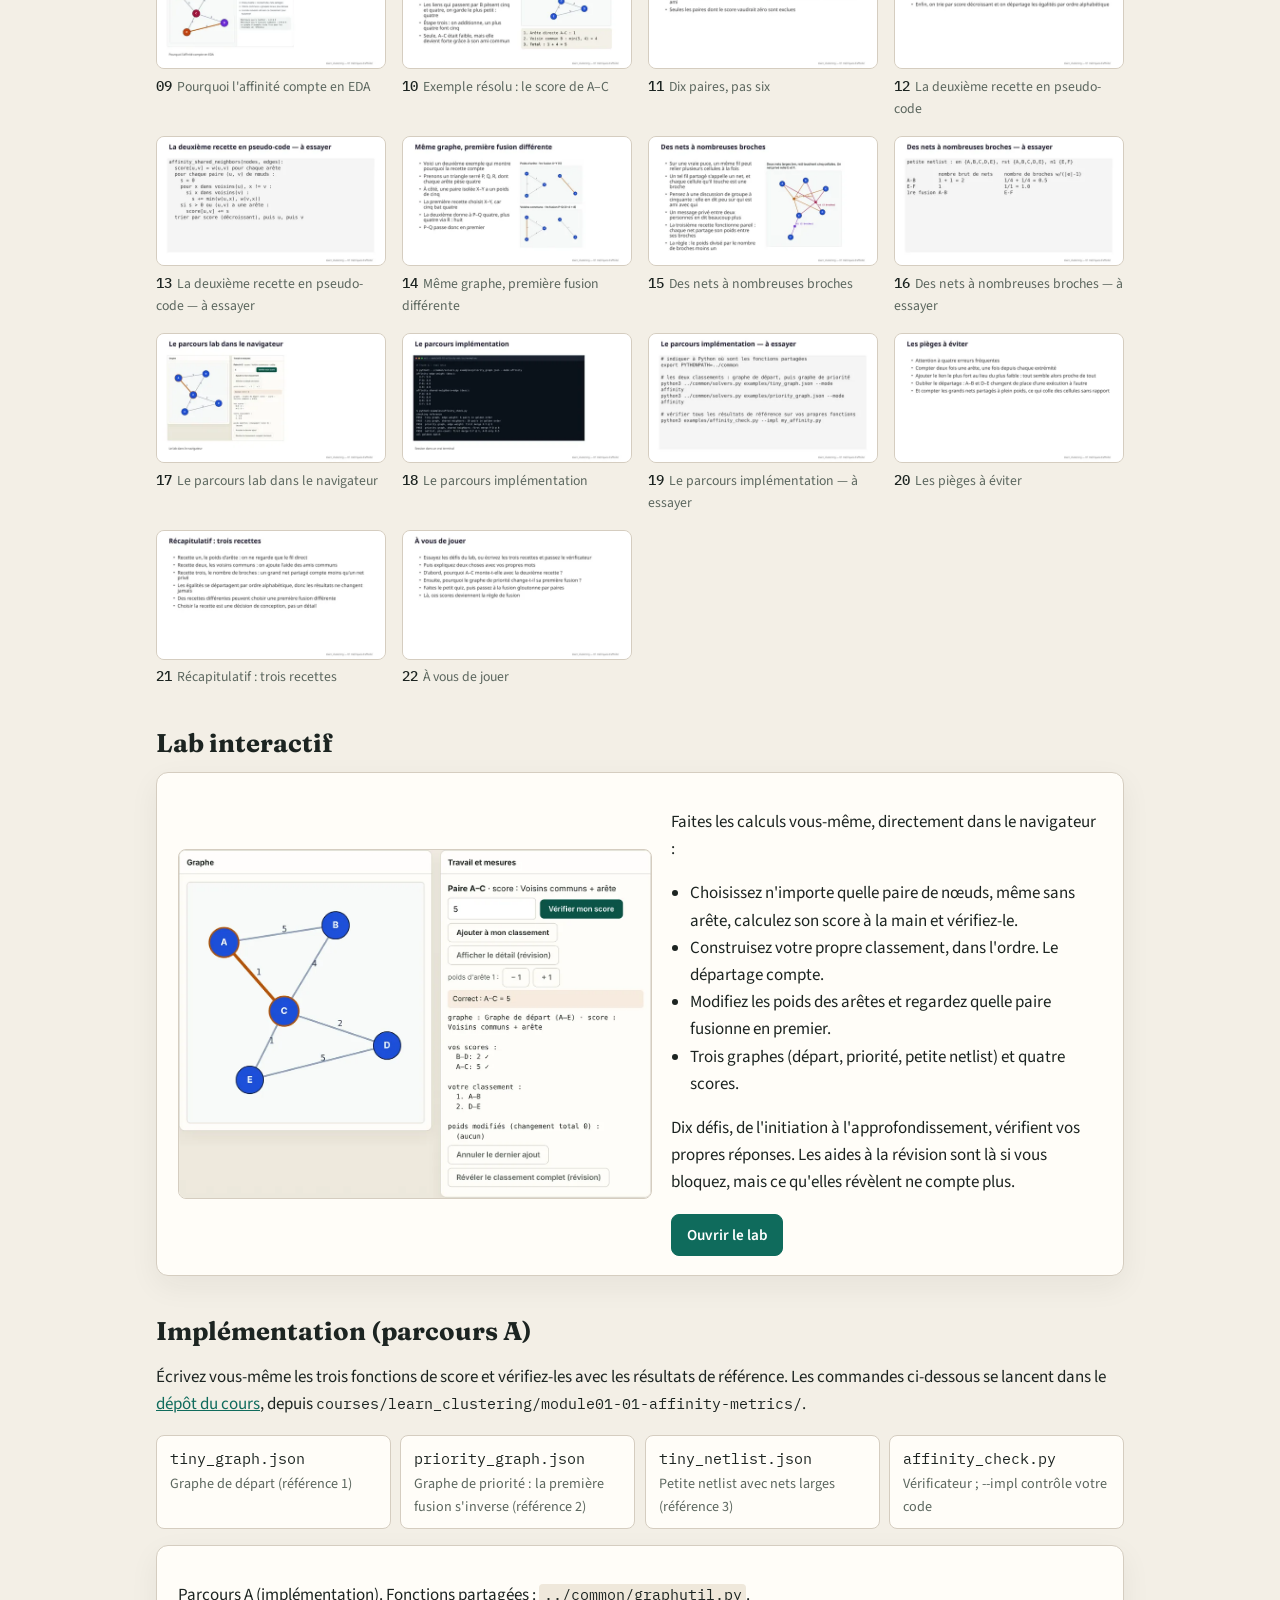
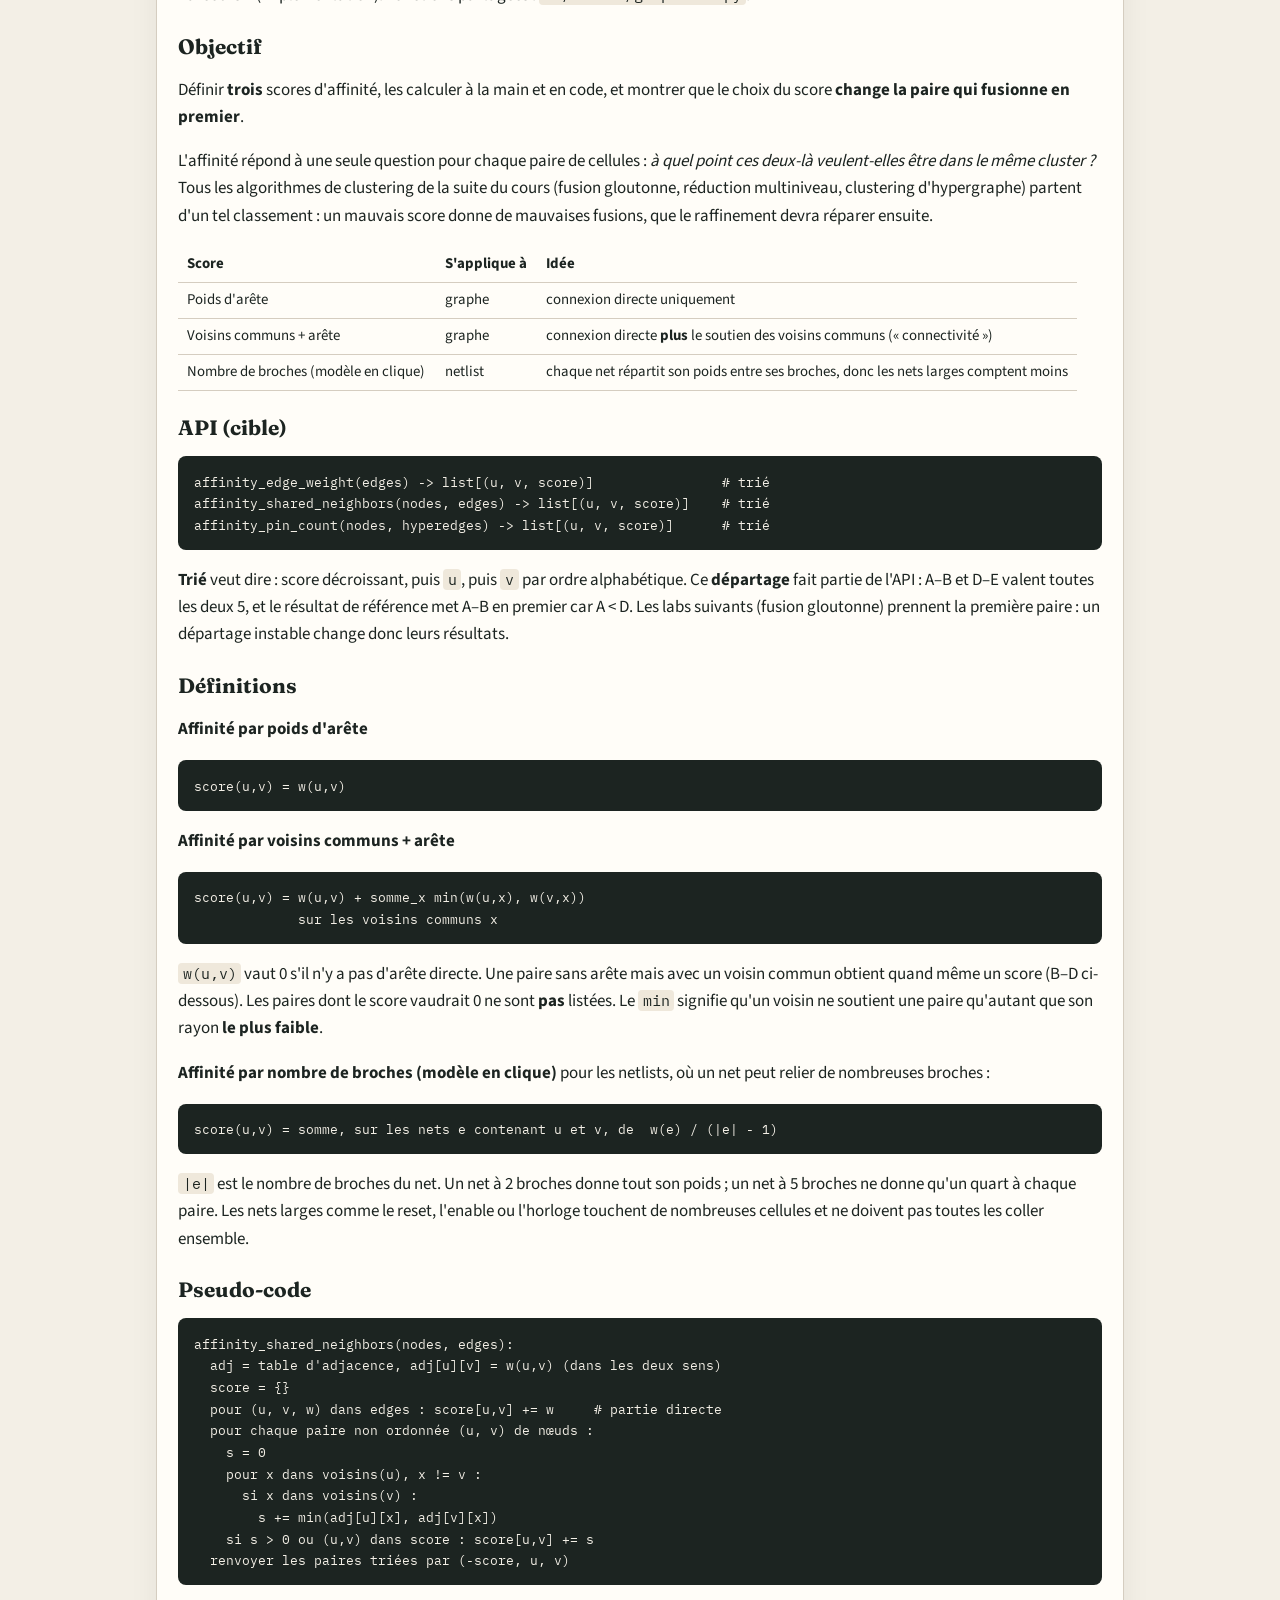
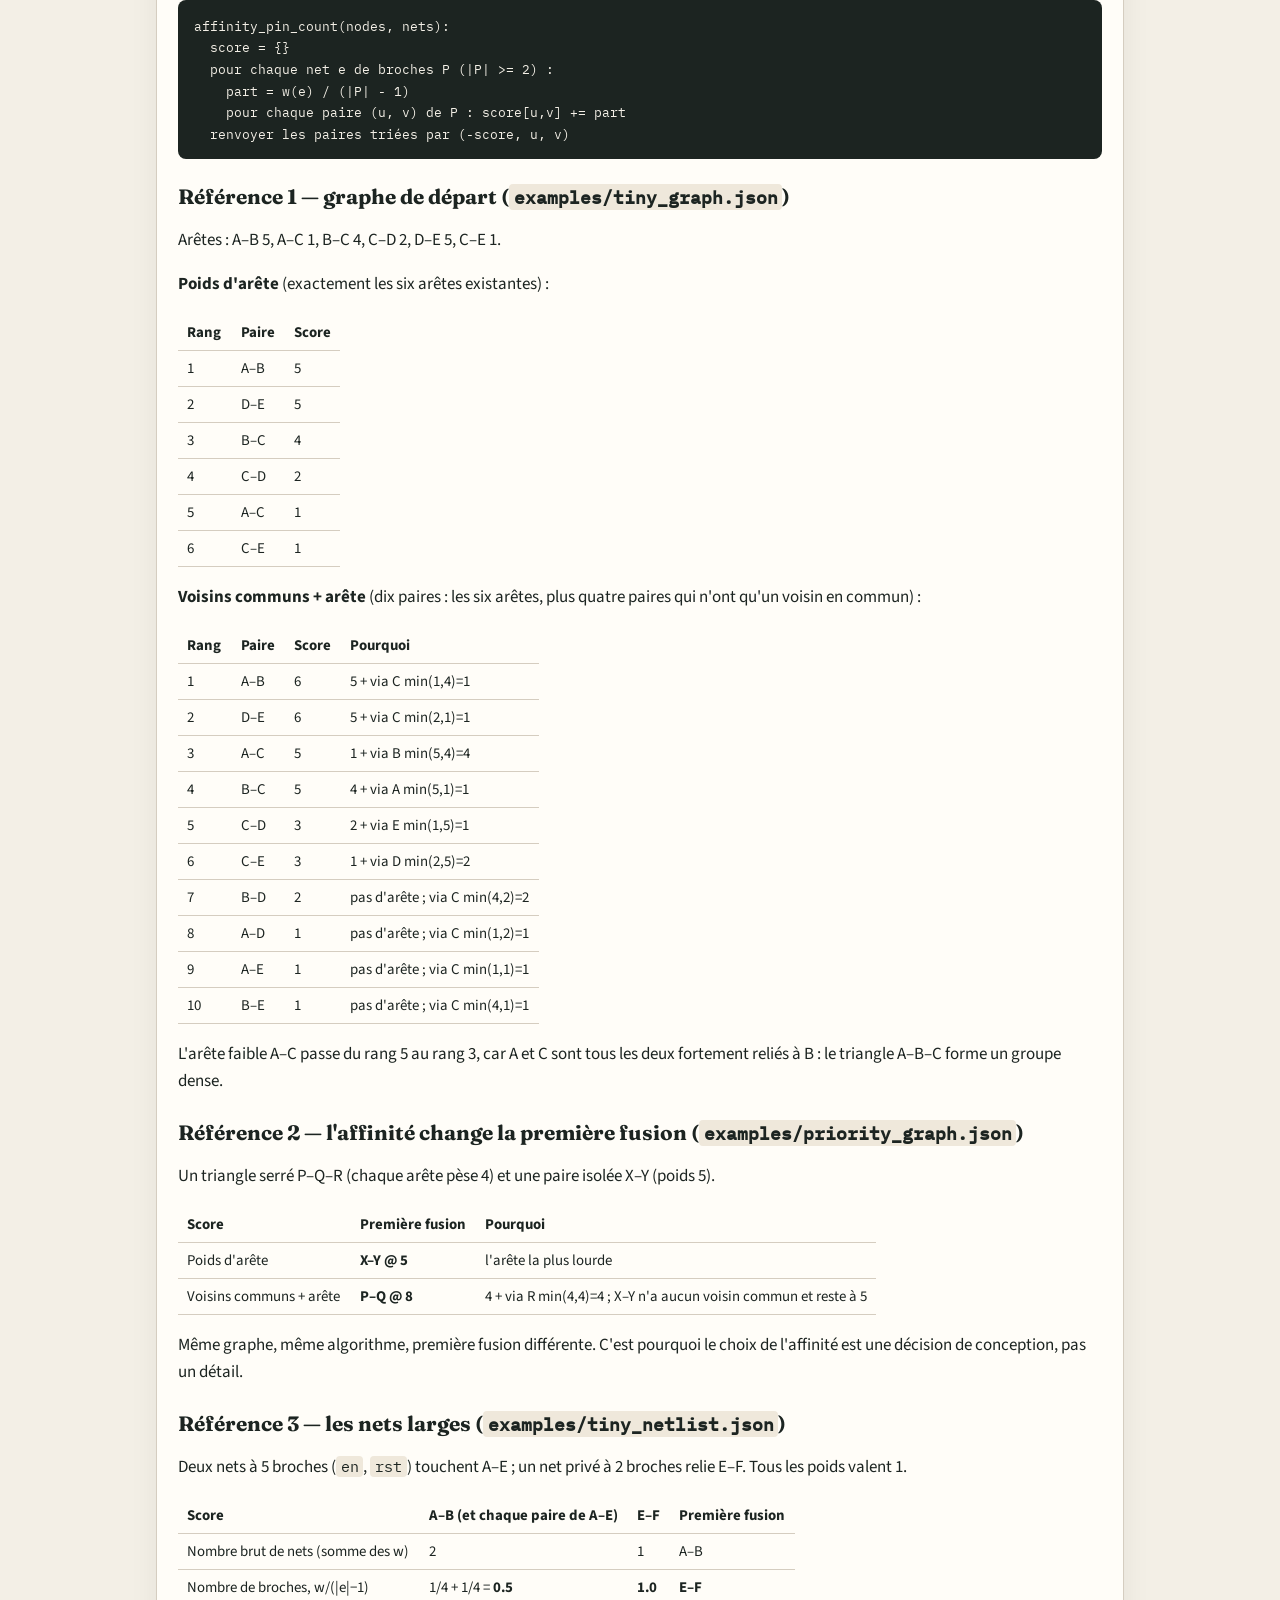
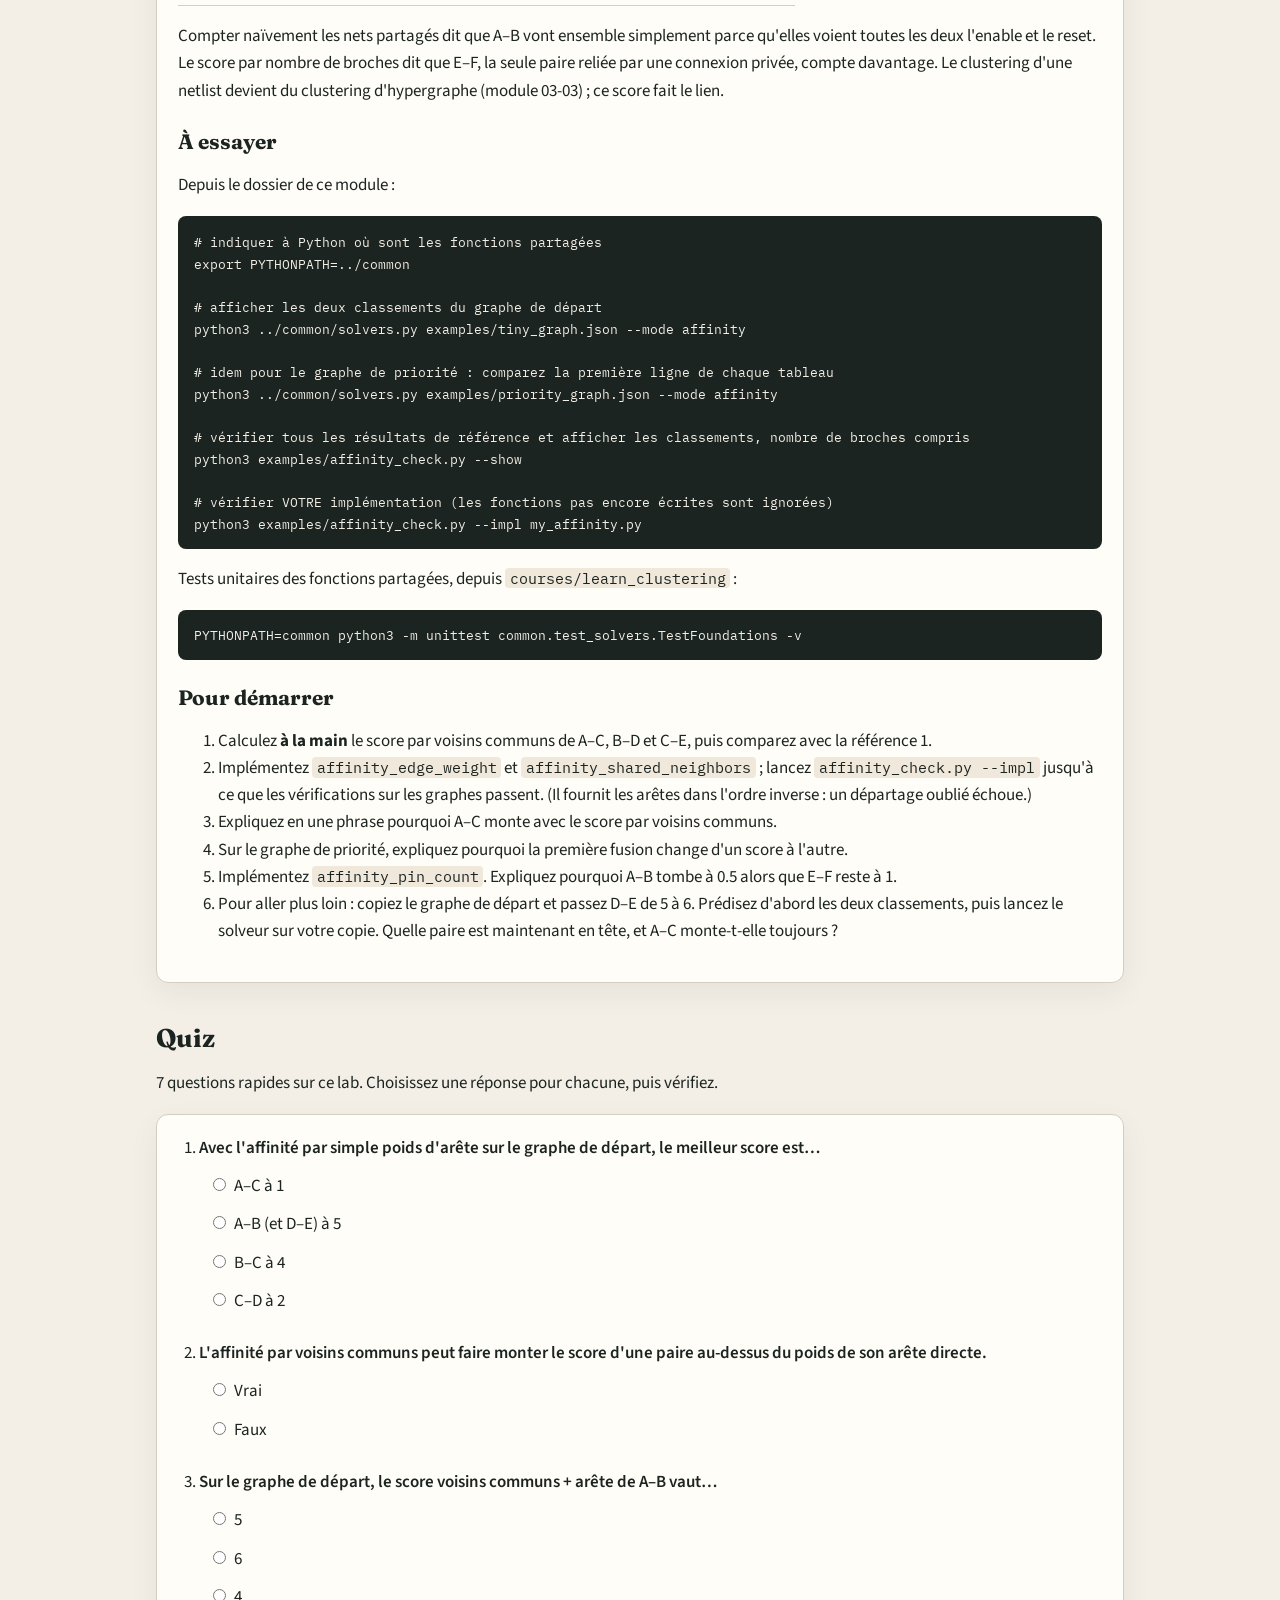
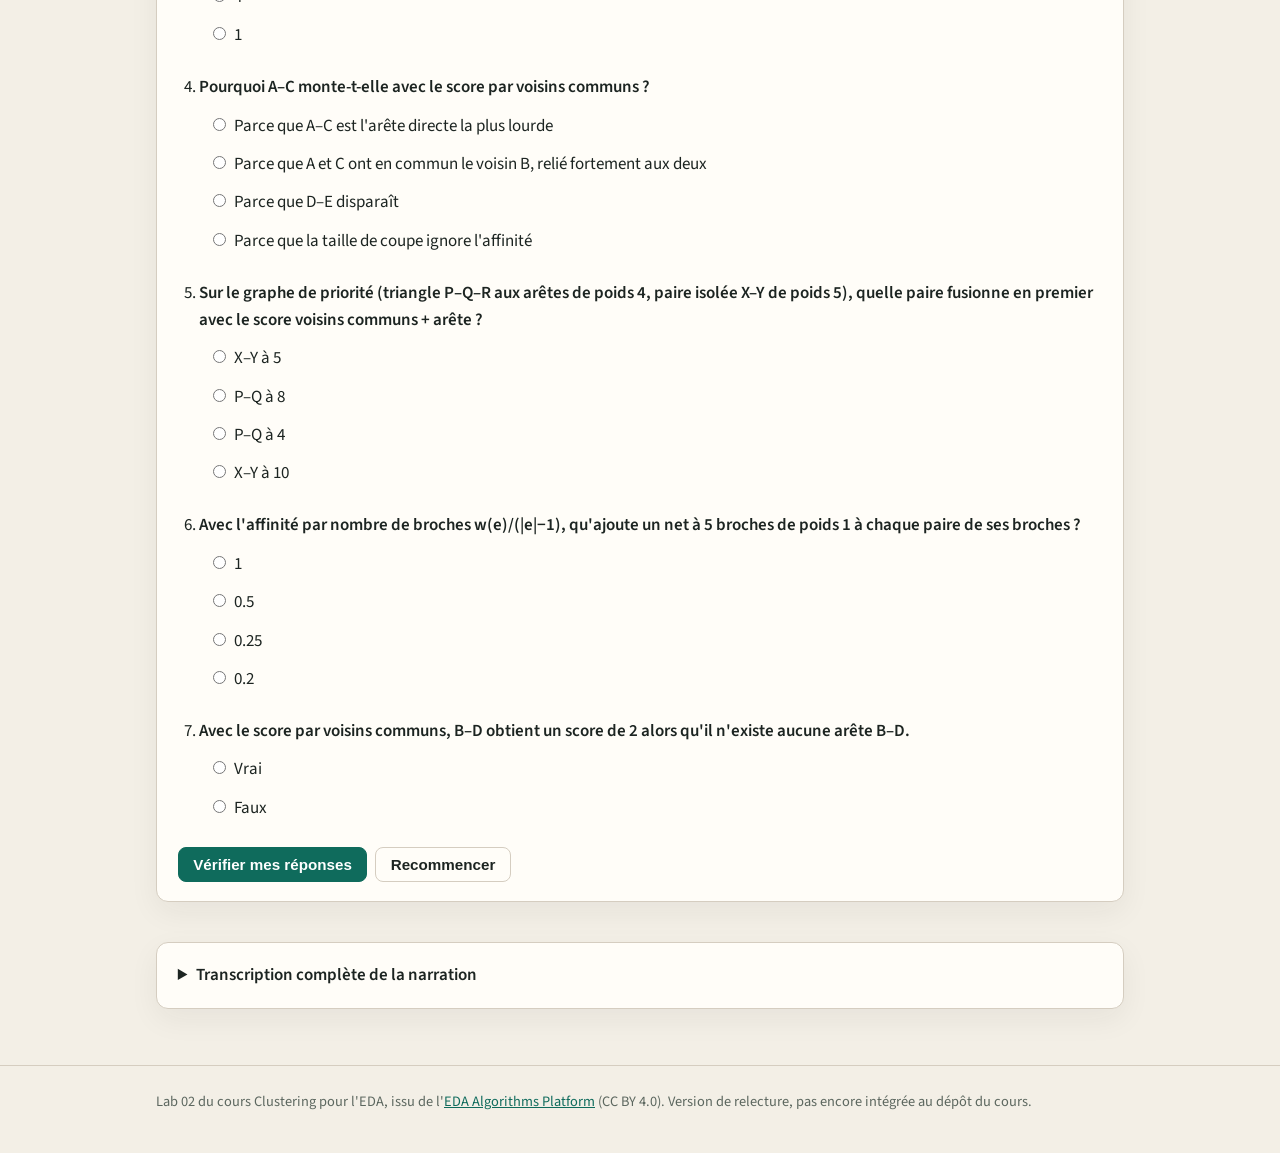
<file: docs/fr/index.html>
<!DOCTYPE html>
<html lang="fr">
<head>
  <meta charset="utf-8">
  <meta name="viewport" content="width=device-width, initial-scale=1">
  <title>Lab 02 — Métriques d'affinité · Clustering pour l'EDA</title>
  <meta name="description" content="Lab 02 du cours Clustering pour l'EDA : affinité par poids d'arête, par voisins communs et par nombre de broches, avec vidéo commentée, diapositives, lab interactif dans le navigateur et quiz.">
  <link rel="alternate" hreflang="en" href="../index.html">
  <link rel="preload" href="../fonts/source-sans-3-latin-400-normal.woff2" as="font" type="font/woff2" crossorigin>
  <link rel="stylesheet" href="../page.css">
</head>
<body>
  <header class="top">
    <div class="wrap">
      <span class="crumb">Clustering pour l'EDA · <strong>Lab 02</strong></span>
      <nav class="toc" aria-label="Sur cette page">
        <a href="#video">Vidéo</a>
        <a href="#slides">Diapositives</a>
        <a href="#lab">Lab interactif</a>
        <a href="#implement">Implémentation</a>
        <a href="#quiz">Quiz</a>
        <a href="#transcript">Transcription</a>
        <a class="lang-switch" href="../index.html" hreflang="en" lang="en" title="Read this page in English">English</a>
      </nav>
    </div>
  </header>

  <main class="wrap">
    <div class="hero">
      <p class="eyebrow">Lab 02 · Fondamentaux</p>
      <h1>Métriques d'affinité</h1>
      <p class="lead">Avant qu'un algorithme de clustering fusionne deux cellules, il lui faut un score qui dit à quel point elles vont ensemble. Ce lab compare trois scores (poids d'arête, voisins communs, et nombre de broches pour les nets à plusieurs broches) et montre que ce choix change la paire qui fusionne en premier.</p>
    </div>

    <section id="video">
      <div class="card video-card">
        <video controls preload="metadata" poster="slides/poster.webp"><source src="video.mp4" type="video/mp4"><track kind="subtitles" src="subs.vtt" srclang="fr" label="Français" default>Votre navigateur ne prend pas en charge la balise vidéo.</video>
        <p class="meta"><strong>8:29</strong> · 22 diapositives · narration en français et sous-titres</p>
        <div class="btns"><a class="btn" href="video.mp4" download>Télécharger la vidéo (MP4)</a><a class="btn" href="subs.srt" download>Sous-titres (SRT)</a></div>
      </div>
    </section>

    <section id="slides">
      <h2>Diapositives</h2>
      <p>Les 22 diapositives de la vidéo. Cliquez sur l'une d'elles pour l'afficher en grand, ou téléchargez la présentation complète.</p>
      <div class="btns" style="margin-bottom:1rem">
        <a class="btn" href="slides.pdf">Diapositives (PDF)</a>
        <a class="btn" href="slides.pptx" download>Diapositives (PowerPoint)</a>
      </div>
      <div class="slides">
        <figure><a href="slides/01.png"><img src="slides/thumb/01.webp" loading="lazy" width="480" height="270" alt="Diapositive 1: Métriques d&#x27;affinité"></a><figcaption><b>01</b>Métriques d&#x27;affinité</figcaption></figure>
<figure><a href="slides/02.png"><img src="slides/thumb/02.webp" loading="lazy" width="480" height="270" alt="Diapositive 2: D&#x27;une puce à un graphe"></a><figcaption><b>02</b>D&#x27;une puce à un graphe</figcaption></figure>
<figure><a href="slides/03.png"><img src="slides/thumb/03.webp" loading="lazy" width="480" height="270" alt="Diapositive 3: Pourquoi regrouper les cellules ?"></a><figcaption><b>03</b>Pourquoi regrouper les cellules ?</figcaption></figure>
<figure><a href="slides/04.png"><img src="slides/thumb/04.webp" loading="lazy" width="480" height="270" alt="Diapositive 4: Qu&#x27;est-ce que l&#x27;affinité ?"></a><figcaption><b>04</b>Qu&#x27;est-ce que l&#x27;affinité ?</figcaption></figure>
<figure><a href="slides/05.png"><img src="slides/thumb/05.webp" loading="lazy" width="480" height="270" alt="Diapositive 5: Un petit graphe pondéré"></a><figcaption><b>05</b>Un petit graphe pondéré</figcaption></figure>
<figure><a href="slides/06.png"><img src="slides/thumb/06.webp" loading="lazy" width="480" height="270" alt="Diapositive 6: L&#x27;affinité par poids d&#x27;arête classe les paires"></a><figcaption><b>06</b>L&#x27;affinité par poids d&#x27;arête classe les paires</figcaption></figure>
<figure><a href="slides/07.png"><img src="slides/thumb/07.webp" loading="lazy" width="480" height="270" alt="Diapositive 7: Les voisins communs renforcent A–B"></a><figcaption><b>07</b>Les voisins communs renforcent A–B</figcaption></figure>
<figure><a href="slides/08.png"><img src="slides/thumb/08.webp" loading="lazy" width="480" height="270" alt="Diapositive 8: Le classement par voisins communs rebat les cartes"></a><figcaption><b>08</b>Le classement par voisins communs rebat les cartes</figcaption></figure>
<figure><a href="slides/09.png"><img src="slides/thumb/09.webp" loading="lazy" width="480" height="270" alt="Diapositive 9: Pourquoi l&#x27;affinité compte en EDA"></a><figcaption><b>09</b>Pourquoi l&#x27;affinité compte en EDA</figcaption></figure>
<figure><a href="slides/10.png"><img src="slides/thumb/10.webp" loading="lazy" width="480" height="270" alt="Diapositive 10: Exemple résolu : le score de A–C"></a><figcaption><b>10</b>Exemple résolu : le score de A–C</figcaption></figure>
<figure><a href="slides/11.png"><img src="slides/thumb/11.webp" loading="lazy" width="480" height="270" alt="Diapositive 11: Dix paires, pas six"></a><figcaption><b>11</b>Dix paires, pas six</figcaption></figure>
<figure><a href="slides/12.png"><img src="slides/thumb/12.webp" loading="lazy" width="480" height="270" alt="Diapositive 12: La deuxième recette en pseudo-code"></a><figcaption><b>12</b>La deuxième recette en pseudo-code</figcaption></figure>
<figure><a href="slides/13.png"><img src="slides/thumb/13.webp" loading="lazy" width="480" height="270" alt="Diapositive 13: La deuxième recette en pseudo-code — à essayer"></a><figcaption><b>13</b>La deuxième recette en pseudo-code — à essayer</figcaption></figure>
<figure><a href="slides/14.png"><img src="slides/thumb/14.webp" loading="lazy" width="480" height="270" alt="Diapositive 14: Même graphe, première fusion différente"></a><figcaption><b>14</b>Même graphe, première fusion différente</figcaption></figure>
<figure><a href="slides/15.png"><img src="slides/thumb/15.webp" loading="lazy" width="480" height="270" alt="Diapositive 15: Des nets à nombreuses broches"></a><figcaption><b>15</b>Des nets à nombreuses broches</figcaption></figure>
<figure><a href="slides/16.png"><img src="slides/thumb/16.webp" loading="lazy" width="480" height="270" alt="Diapositive 16: Des nets à nombreuses broches — à essayer"></a><figcaption><b>16</b>Des nets à nombreuses broches — à essayer</figcaption></figure>
<figure><a href="slides/17.png"><img src="slides/thumb/17.webp" loading="lazy" width="480" height="270" alt="Diapositive 17: Le parcours lab dans le navigateur"></a><figcaption><b>17</b>Le parcours lab dans le navigateur</figcaption></figure>
<figure><a href="slides/18.png"><img src="slides/thumb/18.webp" loading="lazy" width="480" height="270" alt="Diapositive 18: Le parcours implémentation"></a><figcaption><b>18</b>Le parcours implémentation</figcaption></figure>
<figure><a href="slides/19.png"><img src="slides/thumb/19.webp" loading="lazy" width="480" height="270" alt="Diapositive 19: Le parcours implémentation — à essayer"></a><figcaption><b>19</b>Le parcours implémentation — à essayer</figcaption></figure>
<figure><a href="slides/20.png"><img src="slides/thumb/20.webp" loading="lazy" width="480" height="270" alt="Diapositive 20: Les pièges à éviter"></a><figcaption><b>20</b>Les pièges à éviter</figcaption></figure>
<figure><a href="slides/21.png"><img src="slides/thumb/21.webp" loading="lazy" width="480" height="270" alt="Diapositive 21: Récapitulatif : trois recettes"></a><figcaption><b>21</b>Récapitulatif : trois recettes</figcaption></figure>
<figure><a href="slides/22.png"><img src="slides/thumb/22.webp" loading="lazy" width="480" height="270" alt="Diapositive 22: À vous de jouer"></a><figcaption><b>22</b>À vous de jouer</figcaption></figure>
      </div>
    </section>

    <section id="lab">
      <h2>Lab interactif</h2>
      <div class="card lab-grid">
        <a href="tools/affinity-metrics/index.html"><img src="img/lab-starter.webp" loading="lazy" alt="Le lab des métriques d'affinité : un graphe à gauche, la saisie du score et votre classement à droite"></a>
        <div>
          <p>Faites les calculs vous-même, directement dans le navigateur :</p>
          <ul>
            <li>Choisissez n&#x27;importe quelle paire de nœuds, même sans arête, calculez son score à la main et vérifiez-le.</li>
<li>Construisez votre propre classement, dans l&#x27;ordre. Le départage compte.</li>
<li>Modifiez les poids des arêtes et regardez quelle paire fusionne en premier.</li>
<li>Trois graphes (départ, priorité, petite netlist) et quatre scores.</li>
          </ul>
          <p>Dix défis, de l'initiation à l'approfondissement, vérifient vos propres réponses. Les aides à la révision sont là si vous bloquez, mais ce qu'elles révèlent ne compte plus.</p>
          <div class="btns"><a class="btn primary" href="tools/affinity-metrics/index.html">Ouvrir le lab</a></div>
        </div>
      </div>
    </section>

    <section id="implement">
      <h2>Implémentation (parcours A)</h2>
      <p>Écrivez vous-même les trois fonctions de score et vérifiez-les avec les résultats de référence. Les commandes ci-dessous se lancent dans le <a href="https://github.com/yongfu-li/eda-learning">dépôt du cours</a>, depuis <code>courses/learn_clustering/module01-01-affinity-metrics/</code>.</p>
      <div class="files">
        <a href="../examples/tiny_graph.json" download><code>tiny_graph.json</code><small>Graphe de départ (référence 1)</small></a>
<a href="../examples/priority_graph.json" download><code>priority_graph.json</code><small>Graphe de priorité : la première fusion s&#x27;inverse (référence 2)</small></a>
<a href="../examples/tiny_netlist.json" download><code>tiny_netlist.json</code><small>Petite netlist avec nets larges (référence 3)</small></a>
<a href="../examples/affinity_check.py" download><code>affinity_check.py</code><small>Vérificateur ; --impl contrôle votre code</small></a>
      </div>
      <div class="card md">
        <h1>Exemples — Métriques d'affinité</h1>
<p>Parcours A (implémentation). Fonctions partagées : <code>../common/graphutil.py</code>.</p>
<h2>Objectif</h2>
<p>Définir <strong>trois</strong> scores d'affinité, les calculer à la main et en code, et montrer que le
choix du score <strong>change la paire qui fusionne en premier</strong>.</p>
<p>L'affinité répond à une seule question pour chaque paire de cellules : <em>à quel point ces deux-là
veulent-elles être dans le même cluster ?</em> Tous les algorithmes de clustering de la suite du cours
(fusion gloutonne, réduction multiniveau, clustering d'hypergraphe) partent d'un tel classement :
un mauvais score donne de mauvaises fusions, que le raffinement devra réparer ensuite.</p>
<table>
<thead>
<tr>
<th>Score</th>
<th>S'applique à</th>
<th>Idée</th>
</tr>
</thead>
<tbody>
<tr>
<td>Poids d'arête</td>
<td>graphe</td>
<td>connexion directe uniquement</td>
</tr>
<tr>
<td>Voisins communs + arête</td>
<td>graphe</td>
<td>connexion directe <strong>plus</strong> le soutien des voisins communs (« connectivité »)</td>
</tr>
<tr>
<td>Nombre de broches (modèle en clique)</td>
<td>netlist</td>
<td>chaque net répartit son poids entre ses broches, donc les nets larges comptent moins</td>
</tr>
</tbody>
</table>
<h2>API (cible)</h2>
<pre><code class="language-text">affinity_edge_weight(edges) -&gt; list[(u, v, score)]                # trié
affinity_shared_neighbors(nodes, edges) -&gt; list[(u, v, score)]    # trié
affinity_pin_count(nodes, hyperedges) -&gt; list[(u, v, score)]      # trié
</code></pre>
<p><strong>Trié</strong> veut dire : score décroissant, puis <code>u</code>, puis <code>v</code> par ordre alphabétique. Ce <strong>départage</strong>
fait partie de l'API : A–B et D–E valent toutes les deux 5, et le résultat de référence met A–B en
premier car A &lt; D. Les labs suivants (fusion gloutonne) prennent la première paire : un départage
instable change donc leurs résultats.</p>
<h2>Définitions</h2>
<p><strong>Affinité par poids d'arête</strong></p>
<pre><code class="language-text">score(u,v) = w(u,v)
</code></pre>
<p><strong>Affinité par voisins communs + arête</strong></p>
<pre><code class="language-text">score(u,v) = w(u,v) + somme_x min(w(u,x), w(v,x))
             sur les voisins communs x
</code></pre>
<p><code>w(u,v)</code> vaut 0 s'il n'y a pas d'arête directe. Une paire sans arête mais avec un voisin commun
obtient quand même un score (B–D ci-dessous). Les paires dont le score vaudrait 0 ne sont <strong>pas</strong>
listées. Le <code>min</code> signifie qu'un voisin ne soutient une paire qu'autant que son rayon <strong>le plus faible</strong>.</p>
<p><strong>Affinité par nombre de broches (modèle en clique)</strong> pour les netlists, où un net peut relier
de nombreuses broches :</p>
<pre><code class="language-text">score(u,v) = somme, sur les nets e contenant u et v, de  w(e) / (|e| - 1)
</code></pre>
<p><code>|e|</code> est le nombre de broches du net. Un net à 2 broches donne tout son poids ; un net à 5 broches
ne donne qu'un quart à chaque paire. Les nets larges comme le reset, l'enable ou l'horloge touchent
de nombreuses cellules et ne doivent pas toutes les coller ensemble.</p>
<h2>Pseudo-code</h2>
<pre><code class="language-text">affinity_shared_neighbors(nodes, edges):
  adj = table d'adjacence, adj[u][v] = w(u,v) (dans les deux sens)
  score = {}
  pour (u, v, w) dans edges : score[u,v] += w     # partie directe
  pour chaque paire non ordonnée (u, v) de nœuds :
    s = 0
    pour x dans voisins(u), x != v :
      si x dans voisins(v) :
        s += min(adj[u][x], adj[v][x])
    si s &gt; 0 ou (u,v) dans score : score[u,v] += s
  renvoyer les paires triées par (-score, u, v)
</code></pre>
<pre><code class="language-text">affinity_pin_count(nodes, nets):
  score = {}
  pour chaque net e de broches P (|P| &gt;= 2) :
    part = w(e) / (|P| - 1)
    pour chaque paire (u, v) de P : score[u,v] += part
  renvoyer les paires triées par (-score, u, v)
</code></pre>
<h2>Référence 1 — graphe de départ (<code>examples/tiny_graph.json</code>)</h2>
<p>Arêtes : A–B 5, A–C 1, B–C 4, C–D 2, D–E 5, C–E 1.</p>
<p><strong>Poids d'arête</strong> (exactement les six arêtes existantes) :</p>
<table>
<thead>
<tr>
<th>Rang</th>
<th>Paire</th>
<th>Score</th>
</tr>
</thead>
<tbody>
<tr>
<td>1</td>
<td>A–B</td>
<td>5</td>
</tr>
<tr>
<td>2</td>
<td>D–E</td>
<td>5</td>
</tr>
<tr>
<td>3</td>
<td>B–C</td>
<td>4</td>
</tr>
<tr>
<td>4</td>
<td>C–D</td>
<td>2</td>
</tr>
<tr>
<td>5</td>
<td>A–C</td>
<td>1</td>
</tr>
<tr>
<td>6</td>
<td>C–E</td>
<td>1</td>
</tr>
</tbody>
</table>
<p><strong>Voisins communs + arête</strong> (dix paires : les six arêtes, plus quatre paires qui n'ont qu'un voisin en commun) :</p>
<table>
<thead>
<tr>
<th>Rang</th>
<th>Paire</th>
<th>Score</th>
<th>Pourquoi</th>
</tr>
</thead>
<tbody>
<tr>
<td>1</td>
<td>A–B</td>
<td>6</td>
<td>5 + via C min(1,4)=1</td>
</tr>
<tr>
<td>2</td>
<td>D–E</td>
<td>6</td>
<td>5 + via C min(2,1)=1</td>
</tr>
<tr>
<td>3</td>
<td>A–C</td>
<td>5</td>
<td>1 + via B min(5,4)=4</td>
</tr>
<tr>
<td>4</td>
<td>B–C</td>
<td>5</td>
<td>4 + via A min(5,1)=1</td>
</tr>
<tr>
<td>5</td>
<td>C–D</td>
<td>3</td>
<td>2 + via E min(1,5)=1</td>
</tr>
<tr>
<td>6</td>
<td>C–E</td>
<td>3</td>
<td>1 + via D min(2,5)=2</td>
</tr>
<tr>
<td>7</td>
<td>B–D</td>
<td>2</td>
<td>pas d'arête ; via C min(4,2)=2</td>
</tr>
<tr>
<td>8</td>
<td>A–D</td>
<td>1</td>
<td>pas d'arête ; via C min(1,2)=1</td>
</tr>
<tr>
<td>9</td>
<td>A–E</td>
<td>1</td>
<td>pas d'arête ; via C min(1,1)=1</td>
</tr>
<tr>
<td>10</td>
<td>B–E</td>
<td>1</td>
<td>pas d'arête ; via C min(4,1)=1</td>
</tr>
</tbody>
</table>
<p>L'arête faible A–C passe du rang 5 au rang 3, car A et C sont tous les deux fortement reliés à B :
le triangle A–B–C forme un groupe dense.</p>
<h2>Référence 2 — l'affinité change la première fusion (<code>examples/priority_graph.json</code>)</h2>
<p>Un triangle serré P–Q–R (chaque arête pèse 4) et une paire isolée X–Y (poids 5).</p>
<table>
<thead>
<tr>
<th>Score</th>
<th>Première fusion</th>
<th>Pourquoi</th>
</tr>
</thead>
<tbody>
<tr>
<td>Poids d'arête</td>
<td><strong>X–Y @ 5</strong></td>
<td>l'arête la plus lourde</td>
</tr>
<tr>
<td>Voisins communs + arête</td>
<td><strong>P–Q @ 8</strong></td>
<td>4 + via R min(4,4)=4 ; X–Y n'a aucun voisin commun et reste à 5</td>
</tr>
</tbody>
</table>
<p>Même graphe, même algorithme, première fusion différente. C'est pourquoi le choix de l'affinité
est une décision de conception, pas un détail.</p>
<h2>Référence 3 — les nets larges (<code>examples/tiny_netlist.json</code>)</h2>
<p>Deux nets à 5 broches (<code>en</code>, <code>rst</code>) touchent A–E ; un net privé à 2 broches relie E–F. Tous les poids valent 1.</p>
<table>
<thead>
<tr>
<th>Score</th>
<th>A–B (et chaque paire de A–E)</th>
<th>E–F</th>
<th>Première fusion</th>
</tr>
</thead>
<tbody>
<tr>
<td>Nombre brut de nets (somme des w)</td>
<td>2</td>
<td>1</td>
<td>A–B</td>
</tr>
<tr>
<td>Nombre de broches, w/(|e|−1)</td>
<td>1/4 + 1/4 = <strong>0.5</strong></td>
<td><strong>1.0</strong></td>
<td><strong>E–F</strong></td>
</tr>
</tbody>
</table>
<p>Compter naïvement les nets partagés dit que A–B vont ensemble simplement parce qu'elles voient toutes
les deux l'enable et le reset. Le score par nombre de broches dit que E–F, la seule paire reliée par
une connexion privée, compte davantage. Le clustering d'une netlist devient du clustering d'hypergraphe
(module 03-03) ; ce score fait le lien.</p>
<h2>À essayer</h2>
<p>Depuis le dossier de ce module :</p>
<pre><code class="language-bash"># indiquer à Python où sont les fonctions partagées
export PYTHONPATH=../common

# afficher les deux classements du graphe de départ
python3 ../common/solvers.py examples/tiny_graph.json --mode affinity

# idem pour le graphe de priorité : comparez la première ligne de chaque tableau
python3 ../common/solvers.py examples/priority_graph.json --mode affinity

# vérifier tous les résultats de référence et afficher les classements, nombre de broches compris
python3 examples/affinity_check.py --show

# vérifier VOTRE implémentation (les fonctions pas encore écrites sont ignorées)
python3 examples/affinity_check.py --impl my_affinity.py
</code></pre>
<p>Tests unitaires des fonctions partagées, depuis <code>courses/learn_clustering</code> :</p>
<pre><code class="language-bash">PYTHONPATH=common python3 -m unittest common.test_solvers.TestFoundations -v
</code></pre>
<h2>Pour démarrer</h2>
<ol>
<li>Calculez <strong>à la main</strong> le score par voisins communs de A–C, B–D et C–E, puis comparez avec la référence 1.</li>
<li>Implémentez <code>affinity_edge_weight</code> et <code>affinity_shared_neighbors</code> ; lancez
   <code>affinity_check.py --impl</code> jusqu'à ce que les vérifications sur les graphes passent. (Il fournit les
   arêtes dans l'ordre inverse : un départage oublié échoue.)</li>
<li>Expliquez en une phrase pourquoi A–C monte avec le score par voisins communs.</li>
<li>Sur le graphe de priorité, expliquez pourquoi la première fusion change d'un score à l'autre.</li>
<li>Implémentez <code>affinity_pin_count</code>. Expliquez pourquoi A–B tombe à 0.5 alors que E–F reste à 1.</li>
<li>Pour aller plus loin : copiez le graphe de départ et passez D–E de 5 à 6. Prédisez d'abord les deux
   classements, puis lancez le solveur sur votre copie. Quelle paire est maintenant en tête, et A–C
   monte-t-elle toujours ?</li>
</ol>
      </div>
    </section>

    <section id="quiz">
      <h2>Quiz</h2>
      <p>7 questions rapides sur ce lab. Choisissez une réponse pour chacune, puis vérifiez.</p>
      <div class="card quiz" id="quiz-root"
           data-check="Vérifier mes réponses" data-reset="Recommencer" data-pass="réussi"
           data-fail="réessayez" data-true="Vrai" data-false="Faux"></div>
      <script type="application/json" id="quiz-data">{"module": "module01-01-affinity-metrics", "title": "Quiz : métriques d'affinité", "passing_score": 0.67, "items": [{"id": "q1", "type": "multiple_choice", "prompt": "Avec l'affinité par simple poids d'arête sur le graphe de départ, le meilleur score est…", "choices": ["A–C à 1", "A–B (et D–E) à 5", "B–C à 4", "C–D à 2"], "answer": 1, "explain": "Les arêtes les plus lourdes sont A–B et D–E, de poids 5."}, {"id": "q2", "type": "true_false", "prompt": "L'affinité par voisins communs peut faire monter le score d'une paire au-dessus du poids de son arête directe.", "answer": true, "explain": "Le soutien des voisins communs s'ajoute au poids direct."}, {"id": "q3", "type": "multiple_choice", "prompt": "Sur le graphe de départ, le score voisins communs + arête de A–B vaut…", "choices": ["5", "6", "4", "1"], "answer": 1, "explain": "5 + min(A–C, B–C) = 5 + 1 = 6."}, {"id": "q4", "type": "multiple_choice", "prompt": "Pourquoi A–C monte-t-elle avec le score par voisins communs ?", "choices": ["Parce que A–C est l'arête directe la plus lourde", "Parce que A et C ont en commun le voisin B, relié fortement aux deux", "Parce que D–E disparaît", "Parce que la taille de coupe ignore l'affinité"], "answer": 1, "explain": "min(A–B, C–B) = 4 vient renforcer la faible arête A–C."}, {"id": "q5", "type": "multiple_choice", "prompt": "Sur le graphe de priorité (triangle P–Q–R aux arêtes de poids 4, paire isolée X–Y de poids 5), quelle paire fusionne en premier avec le score voisins communs + arête ?", "choices": ["X–Y à 5", "P–Q à 8", "P–Q à 4", "X–Y à 10"], "answer": 1, "explain": "P–Q = 4 + via R min(4,4) = 8. X–Y n'a aucun voisin commun et reste à 5. Le poids d'arête seul aurait fusionné X–Y en premier."}, {"id": "q6", "type": "multiple_choice", "prompt": "Avec l'affinité par nombre de broches w(e)/(|e|−1), qu'ajoute un net à 5 broches de poids 1 à chaque paire de ses broches ?", "choices": ["1", "0.5", "0.25", "0.2"], "answer": 2, "explain": "1 / (5 − 1) = 0.25. Les nets larges, comme le reset ou l'enable, répartissent leur poids et ne collent pas toutes les cellules ensemble."}, {"id": "q7", "type": "true_false", "prompt": "Avec le score par voisins communs, B–D obtient un score de 2 alors qu'il n'existe aucune arête B–D.", "answer": true, "explain": "B et D ont en commun le voisin C : min(w(B,C), w(D,C)) = min(4, 2) = 2. Seules les paires de score total 0 sont exclues."}]}</script>
    </section>

    <section id="transcript">
      <details class="card transcript">
        <summary>Transcription complète de la narration</summary>
        <h3>Métriques d&#x27;affinité</h3><p>Quelles parties d&#x27;une puce vont ensemble ? C&#x27;est la question à laquelle répond ce lab. Une puce est faite de millions de minuscules éléments appelés cellules. Avant de les placer, un ordinateur doit savoir quelles cellules aiment rester proches. Cette attirance est un nombre, qu&#x27;on appelle l&#x27;affinité. Dans ce lab, vous allez découvrir trois façons de la calculer, et voir pourquoi ce choix compte.</p>
<h3>D&#x27;une puce à un graphe</h3><p>Une puce contient des cellules, les petites briques du circuit. Les cellules communiquent entre elles par des fils. On dessine chaque cellule comme un point, appelé nœud. Un trait entre deux points est une arête : les deux cellules sont reliées. Le nombre sur une arête est son poids : combien de fils relient la paire. Ainsi, A–B a un poids de cinq : cinq fils relient A et B. Ce dessin s&#x27;appelle un graphe, et c&#x27;est la carte sur laquelle travaillent tous les algorithmes de ce cours.</p>
<h3>Pourquoi regrouper les cellules ?</h3><p>Les cellules qui échangent beaucoup de signaux doivent être proches. Des fils courts rendent la puce plus rapide et économisent de l&#x27;énergie. Regrouper les cellules proches s&#x27;appelle le clustering, et chaque groupe est un cluster. Pensez à un plan de classe : les amis qui discutent beaucoup s&#x27;assoient ensemble. Ici, A, B et C forment un groupe, et D et E en forment un autre. Seules les arêtes rouges passent d&#x27;un groupe à l&#x27;autre, et on en veut le moins possible.</p>
<h3>Qu&#x27;est-ce que l&#x27;affinité ?</h3><p>L&#x27;affinité est un score donné à chaque paire de cellules. Un score élevé veut dire que ces deux-là doivent être dans le même groupe. Un score faible veut dire qu&#x27;elles peuvent être séparées. Les algorithmes de clustering fusionnent d&#x27;abord la paire qui a le meilleur score. La recette du score décide donc de tout ce qui suit. Ce lab compare trois recettes sur le même petit exemple.</p>
<h3>Un petit graphe pondéré</h3><p>Voici notre exemple pour tout le lab : cinq cellules, de A à E. Les arêtes lourdes sont A–B et D–E, avec un poids de cinq chacune. C est au milieu, avec des liens plus fins vers les autres. Gardez cette image en tête : nous allons donner un score à chaque paire de cellules de ce graphe.</p>
<h3>L&#x27;affinité par poids d&#x27;arête classe les paires</h3><p>La première recette est la plus simple. Le score d&#x27;une paire est simplement le poids de l&#x27;arête qui les relie. Ensuite, on trie les paires du plus grand au plus petit score, comme un classement sportif. A–B et D–E sont à égalité, à cinq. Quand deux scores sont égaux, on les départage par ordre alphabétique : A–B passe donc en premier. Ce départage fixe est important : il garantit que l&#x27;ordinateur donne toujours la même réponse.</p>
<h3>Les voisins communs renforcent A–B</h3><p>La deuxième recette ajoute une idée de la vie de tous les jours : les amis de nos amis. Si deux personnes ont un ami proche en commun, elles sont sans doute proches aussi. A et B sont reliés directement, avec un poids de cinq. Ils ont aussi un voisin en commun : C. On ajoute le plus faible des deux liens qui passent par C, c&#x27;est-à-dire un, donc A–B monte à six. Pourquoi le plus faible ? Parce qu&#x27;une chaîne n&#x27;est jamais plus solide que son maillon le plus faible.</p>
<h3>Le classement par voisins communs rebat les cartes</h3><p>Avec la deuxième recette, A–B et D–E restent en tête, maintenant à six. Mais regardez A–C : seule, c&#x27;était une arête faible de poids un, et maintenant elle bondit à cinq, grâce à B. Même des paires sans aucune arête, comme B–D, obtiennent un score, parce qu&#x27;elles ont un voisin en commun.</p>
<h3>Pourquoi l&#x27;affinité compte en EDA</h3><p>EDA signifie conception électronique automatisée : ce sont les logiciels qui conçoivent les puces. En EDA, l&#x27;affinité est la préférence locale : quelles cellules vont ensemble, avant toute règle sur la puce entière. Une mauvaise affinité donne de mauvaises fusions, et les corriger ensuite est bien plus difficile.</p>
<h3>Exemple résolu : le score de A–C</h3><p>Calculons un score ensemble, étape par étape. Étape un : l&#x27;arête directe A–C a un poids de un. Étape deux : A et C ont un voisin en commun, B. Les liens qui passent par B pèsent cinq et quatre, on garde le plus petit : quatre. Étape trois : on additionne, un plus quatre font cinq. Seule, A–C était faible, mais elle devient forte grâce à son ami commun.</p>
<h3>Dix paires, pas six</h3><p>Avec la deuxième recette, notre petit graphe donne dix paires au lieu de six. Quatre d&#x27;entre elles n&#x27;ont aucun fil entre elles. Par exemple, B et D ne sont pas reliés, mais tous les deux sont reliés à C. B–D obtient donc le plus faible de ces deux liens : deux. C&#x27;est comme deux personnes qui ne se sont jamais vues mais ont le même meilleur ami. Seules les paires dont le score vaudrait zéro sont exclues.</p>
<h3>La deuxième recette en pseudo-code</h3><p>Voici la deuxième recette écrite sous forme d&#x27;étapes qu&#x27;un ordinateur peut suivre. D&#x27;abord, chaque arête ajoute son poids à sa propre paire. Ensuite, pour chaque paire de nœuds, on regarde chaque voisin qu&#x27;ils ont en commun. Pour chaque voisin commun, on ajoute le plus petit de ses deux liens. On garde chaque paire dont le score finit au-dessus de zéro. Enfin, on trie par score décroissant et on départage les égalités par ordre alphabétique.</p>
<h3>Même graphe, première fusion différente</h3><p>Voici un deuxième exemple qui montre pourquoi la recette compte. Prenons un triangle serré P, Q, R, dont chaque arête pèse quatre. À côté, une paire isolée X–Y a un poids de cinq. La première recette choisit X–Y, car cinq bat quatre. La deuxième donne à P–Q quatre, plus quatre via R : huit. P–Q passe donc en premier. Même graphe, même règle de fusion, mais une première fusion différente.</p>
<h3>Des nets à nombreuses broches</h3><p>Sur une vraie puce, un même fil peut relier plusieurs cellules à la fois. Un tel fil partagé s&#x27;appelle un net, et chaque cellule qu&#x27;il touche est une broche. Pensez à une discussion de groupe à cinquante : elle en dit peu sur qui est ami avec qui. Un message privé entre deux personnes en dit beaucoup plus. La troisième recette fonctionne pareil : chaque net partage son poids entre ses broches. La règle : le poids divisé par le nombre de broches moins un. Ici, les nets enable et reset touchent cinq cellules chacun, ils ne donnent donc qu&#x27;un quart à chaque paire. Le net privé entre E et F donne tout son poids, c&#x27;est-à-dire un.</p>
<h3>Le parcours lab dans le navigateur</h3><p>À vous maintenant de calculer des scores, dans le lab du navigateur. Cliquez sur deux nœuds pour choisir une paire, même une paire sans arête, calculez son score à la main, puis saisissez-le. Le lab vous dit tout de suite si c&#x27;est juste. Vous pouvez aussi construire votre propre classement, une paire à la fois, et modifier les poids des arêtes pour voir quelle paire fusionne en premier. Les dix défis vont du plus facile au plus difficile. Si vous bloquez, le bouton de détail montre le calcul, mais cette réponse ne compte plus pour le défi.</p>
<h3>Le parcours implémentation</h3><p>Si vous aimez programmer, le parcours implémentation est fait pour vous. D&#x27;abord, affichez les deux classements avec le programme de référence, pour le graphe de départ puis pour le graphe de priorité. Ensuite, écrivez vos trois fonctions de score en Python. Enfin, lancez le vérificateur sur votre fichier. Il compare vos réponses aux bonnes, et il fournit les arêtes dans le désordre : un départage oublié apparaît donc comme un échec.</p>
<h3>Les pièges à éviter</h3><p>Attention à quatre erreurs fréquentes. Compter deux fois une arête, une fois depuis chaque extrémité. Ajouter le lien le plus fort au lieu du plus faible : tout semble alors proche de tout. Oublier le départage : A–B et D–E changent de place d&#x27;une exécution à l&#x27;autre. Et compter les grands nets partagés à plein poids, ce qui colle des cellules sans rapport.</p>
<h3>Récapitulatif : trois recettes</h3><p>Recette un, le poids d&#x27;arête : on ne regarde que le fil direct. Recette deux, les voisins communs : on ajoute l&#x27;aide des amis communs. Recette trois, le nombre de broches : un grand net partagé compte moins qu&#x27;un net privé. Les égalités se départagent par ordre alphabétique, donc les résultats ne changent jamais. Des recettes différentes peuvent choisir une première fusion différente. Choisir la recette est une décision de conception, pas un détail.</p>
<h3>À vous de jouer</h3><p>Essayez les défis du lab, ou écrivez les trois recettes et passez le vérificateur. Puis expliquez deux choses avec vos propres mots. D&#x27;abord, pourquoi A–C monte-t-elle avec la deuxième recette ? Ensuite, pourquoi le graphe de priorité change-t-il sa première fusion ? Faites le petit quiz, puis passez à la fusion gloutonne par paires. Là, ces scores deviennent la règle de fusion.</p>
      </details>
    </section>
  </main>

  <footer>
    <div class="wrap">Lab 02 du cours Clustering pour l'EDA, issu de l'<a href="https://github.com/yongfu-li/eda-learning">EDA Algorithms Platform</a> (CC BY 4.0). Version de relecture, pas encore intégrée au dépôt du cours.</div>
  </footer>
  <script>
    // Keep the reader's place (#section) when switching language.
    document.querySelectorAll("a.lang-switch").forEach((a) =>
      a.addEventListener("click", () => { a.href = a.getAttribute("href").split("#")[0] + location.hash; })
    );
  </script>
  <script src="../quiz.js"></script>
</body>
</html>
</file>
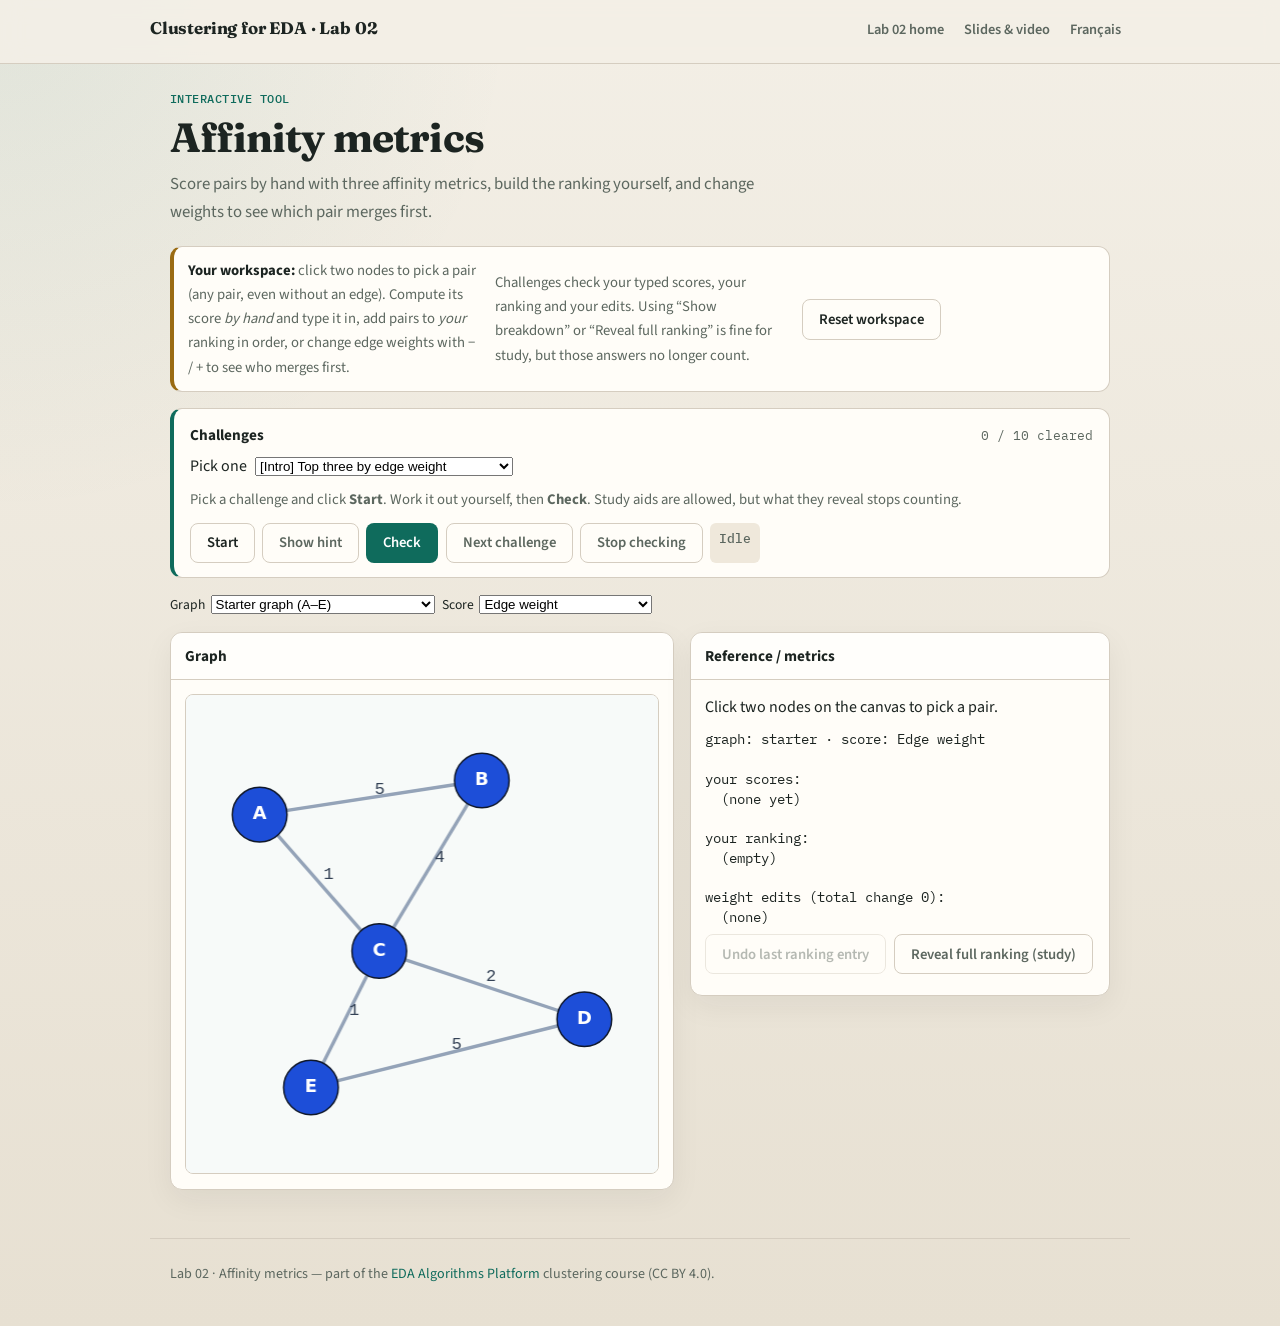
<file: docs/tools/affinity-metrics/index.html>
<!DOCTYPE html>
<html lang="en">
<head>
  <meta charset="utf-8">
  <meta name="viewport" content="width=device-width, initial-scale=1">
  <title>Affinity metrics — EDA Algorithms Platform</title>
  <link rel="stylesheet" href="../../assets/site.css">
  <link rel="stylesheet" href="../../assets/tools-shared.css">
  <link rel="stylesheet" href="../../assets/clustering-lab.css">
  <style>
    /* Lab 02 workspace extras (kept local to this tool) */
    .aff-control { display: inline-flex; align-items: center; gap: 0.35rem; font-size: 0.85rem; }
    .aff-panel .aff-row { margin: 0.4rem 0; align-items: center; }
    .aff-input { width: 11rem; padding: 0.45rem 0.6rem; font: inherit; border: 1px solid var(--line, #ccc); border-radius: 6px; }
    .aff-pair { margin: 0 0 0.3rem; }
    .aff-msg { margin: 0.4rem 0; padding: 0.4rem 0.6rem; border-radius: 6px; background: rgba(180, 83, 9, 0.1); font-size: 0.88rem; }
    .aff-muted { font-size: 0.85rem; color: var(--muted, #555); }
    .aff-panel .metrics-pre { margin-top: 0.6rem; }
    .aff-panel .btn:disabled { opacity: 0.45; cursor: not-allowed; }
  </style>
</head>
<body>
  <a class="skip-link" href="#main">Skip to content</a>
  <header class="site-header">
    <div class="site-header-inner">
      <p class="brand"><a href="../../index.html">Clustering for EDA · Lab 02</a></p>
      <nav class="site-nav" aria-label="Site">
        <a href="../../index.html">Lab 02 home</a>
        <a href="../../index.html#slides">Slides &amp; video</a>
        <a href="../../fr/tools/affinity-metrics/index.html" hreflang="fr" lang="fr">Français</a>
      </nav>
    </div>
  </header>
  <main id="main">
    <div class="eyebrow">Interactive tool</div>
    <section class="hero">
      <h1>Affinity metrics</h1>
      <p class="lead">Score pairs by hand with three affinity metrics, build the ranking yourself, and change weights to see which pair merges first.</p>
    </section>
    <div id="lab-root"></div>
  </main>
  <footer class="site-footer">Lab 02 · Affinity metrics — part of the <a href="https://github.com/yongfu-li/eda-learning">EDA Algorithms Platform</a> clustering course (CC BY 4.0).</footer>
  <script type="module" src="affinity-metrics.js"></script>
</body>
</html>
</file>
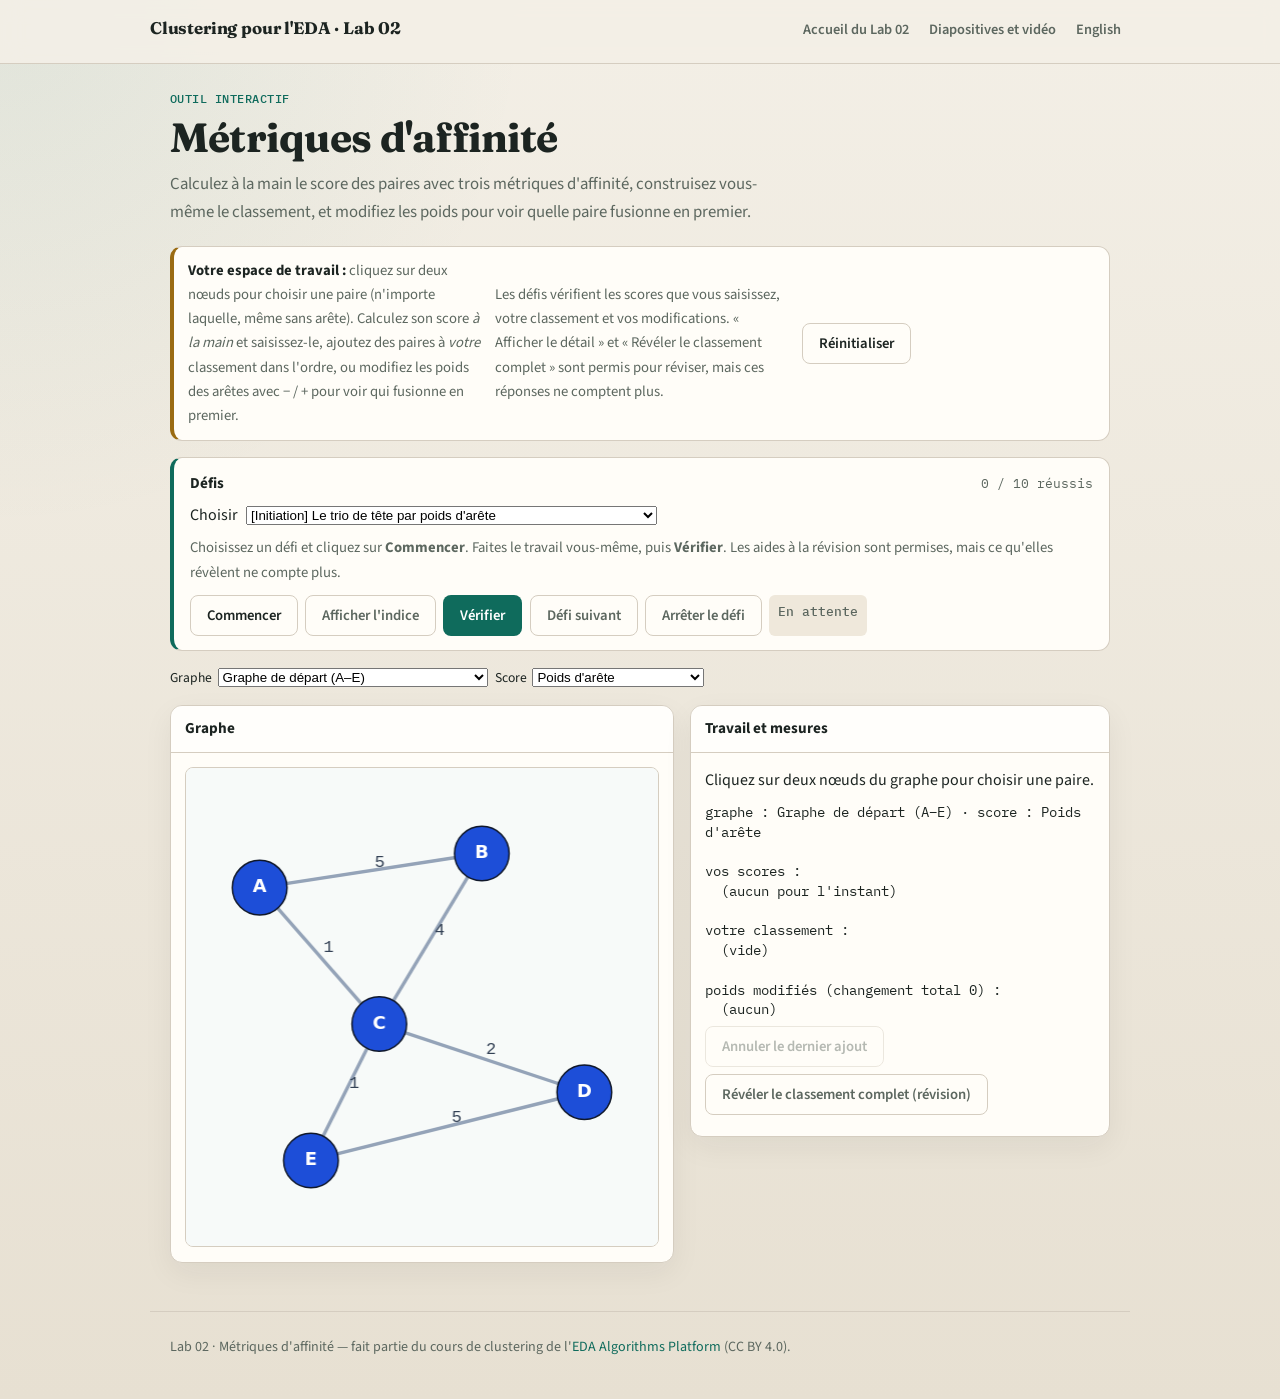
<file: docs/fr/tools/affinity-metrics/index.html>
<!DOCTYPE html>
<html lang="fr">
<head>
  <meta charset="utf-8">
  <meta name="viewport" content="width=device-width, initial-scale=1">
  <title>Métriques d'affinité — EDA Algorithms Platform</title>
  <link rel="stylesheet" href="../../assets/site.css">
  <link rel="stylesheet" href="../../assets/tools-shared.css">
  <link rel="stylesheet" href="../../assets/clustering-lab.css">
  <style>
    /* Lab 02 workspace extras (kept local to this tool) */
    .aff-control { display: inline-flex; align-items: center; gap: 0.35rem; font-size: 0.85rem; }
    .aff-panel .aff-row { margin: 0.4rem 0; align-items: center; }
    .aff-input { width: 11rem; padding: 0.45rem 0.6rem; font: inherit; border: 1px solid var(--line, #ccc); border-radius: 6px; }
    .aff-pair { margin: 0 0 0.3rem; }
    .aff-msg { margin: 0.4rem 0; padding: 0.4rem 0.6rem; border-radius: 6px; background: rgba(180, 83, 9, 0.1); font-size: 0.88rem; }
    .aff-muted { font-size: 0.85rem; color: var(--muted, #555); }
    .aff-panel .metrics-pre { margin-top: 0.6rem; }
    .aff-panel .btn:disabled { opacity: 0.45; cursor: not-allowed; }
  </style>
</head>
<body>
  <a class="skip-link" href="#main">Aller au contenu</a>
  <header class="site-header">
    <div class="site-header-inner">
      <p class="brand"><a href="../../index.html">Clustering pour l'EDA · Lab 02</a></p>
      <nav class="site-nav" aria-label="Site">
        <a href="../../index.html">Accueil du Lab 02</a>
        <a href="../../index.html#slides">Diapositives et vidéo</a>
        <a href="../../../tools/affinity-metrics/index.html" hreflang="en" lang="en">English</a>
      </nav>
    </div>
  </header>
  <main id="main">
    <div class="eyebrow">Outil interactif</div>
    <section class="hero">
      <h1>Métriques d'affinité</h1>
      <p class="lead">Calculez à la main le score des paires avec trois métriques d'affinité, construisez vous-même le classement, et modifiez les poids pour voir quelle paire fusionne en premier.</p>
    </section>
    <div id="lab-root"></div>
  </main>
  <footer class="site-footer">Lab 02 · Métriques d'affinité — fait partie du cours de clustering de l'<a href="https://github.com/yongfu-li/eda-learning">EDA Algorithms Platform</a> (CC BY 4.0).</footer>
  <script type="module" src="affinity-metrics.js"></script>
</body>
</html>
</file>
<file: docs/page.css>
@font-face{font-family:"Source Sans 3";font-style:normal;font-weight:400;font-display:swap;src:url("fonts/source-sans-3-latin-400-normal.woff2") format("woff2");}
@font-face{font-family:"Source Sans 3";font-style:normal;font-weight:600;font-display:swap;src:url("fonts/source-sans-3-latin-600-normal.woff2") format("woff2");}
@font-face{font-family:"Source Sans 3";font-style:normal;font-weight:700;font-display:swap;src:url("fonts/source-sans-3-latin-700-normal.woff2") format("woff2");}
@font-face{font-family:"Fraunces";font-style:normal;font-weight:500;font-display:swap;src:url("fonts/fraunces-latin-500-normal.woff2") format("woff2");}
@font-face{font-family:"Fraunces";font-style:normal;font-weight:700;font-display:swap;src:url("fonts/fraunces-latin-700-normal.woff2") format("woff2");}
@font-face{font-family:"IBM Plex Mono";font-style:normal;font-weight:400;font-display:swap;src:url("fonts/ibm-plex-mono-latin-400-normal.woff2") format("woff2");}
@font-face{font-family:"IBM Plex Mono";font-style:normal;font-weight:500;font-display:swap;src:url("fonts/ibm-plex-mono-latin-500-normal.woff2") format("woff2");}
/* Lab 02 landing page. Tokens match the course platform (platform/assets/site.css). */

:root {
  --bg: #f3efe6;
  --surface: #fffdf8;
  --surface2: #efe8db;
  --ink: #1c2421;
  --muted: #5c675f;
  --accent: #0f6b5c;
  --accent-hover: #0b5347;
  --accent-soft: #d7efe8;
  --line: #d5cdc0;
  --ok: #1f7a4c;
  --ok-bg: #e4f5eb;
  --err: #a33b3b;
  --err-bg: #f8e6e6;
  --radius: 12px;
  --shadow: 0 10px 30px rgba(28, 36, 33, 0.06);
  --font: "Source Sans 3", "Segoe UI", sans-serif;
  --display: "Fraunces", Georgia, serif;
  --mono: "IBM Plex Mono", ui-monospace, monospace;
  --max: 1000px;
}

* { box-sizing: border-box; }
html { scroll-behavior: smooth; }
body {
  margin: 0;
  background: var(--bg);
  color: var(--ink);
  font: 17px/1.6 var(--font);
}
a { color: var(--accent); }
a:hover { color: var(--accent-hover); }
img { max-width: 100%; height: auto; display: block; }
code, pre { font-family: var(--mono); font-size: 0.88em; }

.wrap { max-width: var(--max); margin: 0 auto; padding: 0 16px; }

/* header + nav */
.top { border-bottom: 1px solid var(--line); background: var(--surface); position: sticky; top: 0; z-index: 5; }
.top .wrap { display: flex; flex-wrap: wrap; gap: 0.25rem 1.25rem; align-items: center; justify-content: space-between; padding-top: 0.6rem; padding-bottom: 0.6rem; }
.crumb { font-size: 0.9rem; color: var(--muted); }
.crumb strong { color: var(--ink); }
.toc { display: flex; flex-wrap: wrap; gap: 0.2rem 0.9rem; font-size: 0.92rem; }
.toc a { text-decoration: none; color: var(--muted); }
.toc a:hover { color: var(--accent); }

.hero { padding: 2.2rem 0 0.6rem; }
.eyebrow { font: 500 0.78rem var(--mono); letter-spacing: 0.08em; text-transform: uppercase; color: var(--accent); margin: 0; }
h1 { font: 700 clamp(2rem, 5vw, 2.8rem)/1.1 var(--display); margin: 0.3rem 0 0.6rem; }
.lead { font-size: 1.12rem; color: var(--muted); max-width: 46rem; margin: 0; }
h2 { font: 700 1.6rem/1.2 var(--display); margin: 0 0 0.8rem; }
h3 { font-size: 1.1rem; margin: 1.4rem 0 0.4rem; }

section { padding: 2rem 0 0.5rem; scroll-margin-top: 4rem; }
.card { background: var(--surface); border: 1px solid var(--line); border-radius: var(--radius); box-shadow: var(--shadow); padding: 1.2rem 1.3rem; }

/* video */
.video-card video { width: 100%; border-radius: 8px; background: #000; aspect-ratio: 16 / 9; }
.meta { margin: 0.7rem 0 0; color: var(--muted); font-size: 0.95rem; }
.meta strong { color: var(--ink); }
.missing { padding: 2.5rem 1rem; text-align: center; color: var(--muted); background: var(--surface2); border-radius: 8px; }

.btns { display: flex; flex-wrap: wrap; gap: 0.5rem; margin-top: 0.8rem; }
.btn { display: inline-flex; align-items: center; gap: 0.35rem; padding: 0.5rem 0.9rem; border-radius: 8px; border: 1px solid var(--line); background: var(--surface); color: var(--ink); text-decoration: none; font-weight: 600; font-size: 0.95rem; cursor: pointer; }
.btn:hover { border-color: var(--accent); color: var(--accent); }
.btn.primary { background: var(--accent); border-color: var(--accent); color: #fff; }
.btn.primary:hover { background: var(--accent-hover); color: #fff; }

/* lab */
.lab-grid { display: grid; grid-template-columns: 1.1fr 1fr; gap: 1.2rem; align-items: center; }
.lab-grid img { border-radius: 8px; border: 1px solid var(--line); }
.lab-grid ul { margin: 0.4rem 0 0; padding-left: 1.2rem; }
@media (max-width: 760px) { .lab-grid { grid-template-columns: 1fr; } }

/* slides */
.slides { display: grid; grid-template-columns: repeat(auto-fill, minmax(220px, 1fr)); gap: 1rem; }
.slides figure { margin: 0; }
.slides a { display: block; border: 1px solid var(--line); border-radius: 8px; overflow: hidden; background: #fff; }
.slides a:hover { border-color: var(--accent); }
.slides figcaption { font-size: 0.86rem; color: var(--muted); margin-top: 0.35rem; }
.slides figcaption b { color: var(--ink); font-family: var(--mono); font-weight: 500; margin-right: 0.3rem; }

/* quiz */
.quiz ol { padding-left: 1.3rem; margin: 0; }
.quiz li { margin-bottom: 1.2rem; }
.quiz .q { font-weight: 600; margin-bottom: 0.35rem; }
.quiz label { display: block; padding: 0.35rem 0.6rem; border-radius: 6px; cursor: pointer; }
.quiz label:hover { background: var(--surface2); }
.quiz input { margin-right: 0.5rem; }
.quiz .good { background: var(--ok-bg); }
.quiz .bad { background: var(--err-bg); }
.quiz .why { font-size: 0.92rem; color: var(--muted); margin: 0.3rem 0 0 0.6rem; }
.quiz .score { font-weight: 700; margin-left: 0.6rem; }

/* rendered markdown (Track A) */
.md table { border-collapse: collapse; margin: 0.6rem 0 1rem; font-size: 0.93rem; display: block; overflow-x: auto; }
.md th, .md td { border-bottom: 1px solid var(--line); padding: 0.35rem 0.6rem; text-align: left; }
.md pre { background: #1c2421; color: #f3efe6; padding: 0.9rem 1rem; border-radius: 8px; overflow-x: auto; line-height: 1.45; }
.md code { background: var(--surface2); padding: 0.05rem 0.3rem; border-radius: 4px; }
.md pre code { background: none; padding: 0; }
.md h1 { display: none; }
.md h2 { font-size: 1.3rem; margin-top: 1.6rem; }

.files { display: grid; grid-template-columns: repeat(auto-fill, minmax(230px, 1fr)); gap: 0.6rem; margin: 0.6rem 0 1rem; }
.files a { display: block; padding: 0.6rem 0.8rem; border: 1px solid var(--line); border-radius: 8px; background: var(--surface); text-decoration: none; color: var(--ink); }
.files a:hover { border-color: var(--accent); }
.files small { display: block; color: var(--muted); }

details summary { cursor: pointer; font-weight: 600; }
.transcript h3 { margin-top: 1.2rem; }

footer { margin-top: 3rem; padding: 1.5rem 0 2.5rem; border-top: 1px solid var(--line); color: var(--muted); font-size: 0.9rem; }

/* language switch */
.toc a.lang-switch { color: var(--accent); font-weight: 600; border: 1px solid var(--line); border-radius: 999px; padding: 0 0.6rem; }
.toc a.lang-switch:hover { border-color: var(--accent); }
</file>
<file: docs/assets/site.css>
@font-face{font-family:"Source Sans 3";font-style:normal;font-weight:400;font-display:swap;src:url("../fonts/source-sans-3-latin-400-normal.woff2") format("woff2");}
@font-face{font-family:"Source Sans 3";font-style:normal;font-weight:600;font-display:swap;src:url("../fonts/source-sans-3-latin-600-normal.woff2") format("woff2");}
@font-face{font-family:"Source Sans 3";font-style:normal;font-weight:700;font-display:swap;src:url("../fonts/source-sans-3-latin-700-normal.woff2") format("woff2");}
@font-face{font-family:"Fraunces";font-style:normal;font-weight:500;font-display:swap;src:url("../fonts/fraunces-latin-500-normal.woff2") format("woff2");}
@font-face{font-family:"Fraunces";font-style:normal;font-weight:700;font-display:swap;src:url("../fonts/fraunces-latin-700-normal.woff2") format("woff2");}
@font-face{font-family:"IBM Plex Mono";font-style:normal;font-weight:400;font-display:swap;src:url("../fonts/ibm-plex-mono-latin-400-normal.woff2") format("woff2");}
@font-face{font-family:"IBM Plex Mono";font-style:normal;font-weight:500;font-display:swap;src:url("../fonts/ibm-plex-mono-latin-500-normal.woff2") format("woff2");}
:root {
  --bg: #f3efe6;
  --bg-deep: #e7e0d2;
  --surface: #fffdf8;
  --surface2: #efe8db;
  --ink: #1c2421;
  --muted: #5c675f;
  --accent: #0f6b5c;
  --accent-hover: #0b5347;
  --accent-soft: #d7efe8;
  --signal: #9a6b12;
  --line: #d5cdc0;
  --ok: #1f7a4c;
  --ok-bg: #e4f5eb;
  --warn: #9a6b12;
  --warn-bg: #f8efd6;
  --err: #a33b3b;
  --err-bg: #f8e6e6;
  --term-bg: #1c2421;
  --term-fg: #f3efe6;
  --term-prompt: #5ecfad;
  --term-muted: #8a958e;
  --radius: 12px;
  --shadow: 0 10px 30px rgba(28, 36, 33, 0.06);
  --font: "Source Sans 3", "Segoe UI", sans-serif;
  --display: "Fraunces", Georgia, serif;
  --mono: "IBM Plex Mono", ui-monospace, monospace;
  --max: 980px;
}

* { box-sizing: border-box; }

html { scroll-behavior: smooth; }

body {
  margin: 0;
  font-family: var(--font);
  color: var(--ink);
  line-height: 1.65;
  min-height: 100vh;
  background:
    radial-gradient(circle at top left, rgba(15, 107, 92, 0.08), transparent 28%),
    linear-gradient(180deg, var(--bg) 0%, var(--bg-deep) 100%);
}

a { color: var(--accent); text-decoration: none; }
a:hover { text-decoration: underline; text-underline-offset: 0.15em; }

.skip-link {
  position: absolute;
  left: -999px;
  top: 0.75rem;
  background: var(--accent);
  color: #fff;
  padding: 0.5rem 0.85rem;
  border-radius: 8px;
  z-index: 1000;
}
.skip-link:focus { left: 0.75rem; }

.site-header {
  position: sticky;
  top: 0;
  z-index: 50;
  backdrop-filter: blur(10px);
  background: rgba(243, 239, 230, 0.92);
  border-bottom: 1px solid var(--line);
  padding: 0.85rem 1.25rem;
}

.site-header-inner {
  max-width: var(--max);
  margin: 0 auto;
  display: flex;
  flex-wrap: wrap;
  gap: 0.5rem 1.25rem;
  align-items: baseline;
  justify-content: space-between;
}

.brand {
  font-family: var(--display);
  font-size: clamp(0.92rem, 2.2vw, 1.05rem);
  font-weight: 700;
  color: var(--ink);
  margin: 0;
  letter-spacing: -0.01em;
  max-width: min(100%, 22rem);
  line-height: 1.25;
}
.brand a { color: inherit; text-decoration: none; }
.brand a:hover { color: var(--accent); }
.brand .prompt {
  color: var(--accent);
  font-family: var(--mono);
  font-weight: 600;
  margin-right: 0.15em;
}

.site-nav {
  display: flex;
  flex-wrap: wrap;
  gap: 0.15rem;
  align-items: center;
}

.site-nav a {
  font-weight: 600;
  font-size: 0.9rem;
  color: var(--muted);
  text-decoration: none;
  padding: 0.3rem 0.55rem;
  border-radius: 6px;
  border-bottom: 2px solid transparent;
}
.site-nav a:hover {
  color: var(--accent);
  background: var(--accent-soft);
  text-decoration: none;
}
.site-nav a.is-active {
  color: var(--ink);
  border-bottom-color: var(--accent);
}

.site-header-crumb {
  max-width: var(--max);
  margin: 0.4rem auto 0;
  font-size: 0.85rem;
  color: var(--muted);
}
.site-header-crumb a { color: var(--muted); }
.site-header-crumb .here { color: var(--ink); font-weight: 600; }
.site-header-crumb nav > * + *::before {
  content: "/";
  margin: 0 0.4rem;
  color: var(--line);
}

main {
  max-width: var(--max);
  margin: 0 auto;
  padding: 1.5rem 1.25rem 3rem;
}

.eyebrow {
  font-family: var(--mono);
  font-size: 0.78rem;
  font-weight: 500;
  letter-spacing: 0.04em;
  text-transform: uppercase;
  color: var(--accent);
  margin-bottom: 0.35rem;
}

.hero h1 {
  font-family: var(--display);
  font-size: clamp(1.85rem, 4vw, 2.55rem);
  font-weight: 700;
  letter-spacing: -0.02em;
  line-height: 1.15;
  margin: 0 0 0.65rem;
}

.lead {
  font-size: 1.05rem;
  color: var(--muted);
  max-width: 38rem;
  margin: 0 0 1.25rem;
}

.btn {
  display: inline-flex;
  align-items: center;
  gap: 0.4rem;
  font-family: var(--font);
  font-weight: 600;
  font-size: 0.92rem;
  padding: 0.55rem 1rem;
  border-radius: 8px;
  border: 1px solid transparent;
  cursor: pointer;
  text-decoration: none;
}
.btn:hover { text-decoration: none; }
.btn-primary {
  background: var(--accent);
  color: #fff;
}
.btn-primary:hover { background: var(--accent-hover); color: #fff; }
.btn-secondary {
  background: var(--surface);
  color: var(--ink);
  border-color: var(--line);
}
.btn-secondary:hover { border-color: var(--accent); color: var(--accent); }
.btn-ghost {
  background: transparent;
  color: var(--muted);
  border-color: var(--line);
}
.btn-ghost:hover { color: var(--ink); border-color: var(--ink); }

.cta-row {
  display: flex;
  flex-wrap: wrap;
  gap: 0.6rem;
  margin-top: 1rem;
}

.pillar-grid,
.chapter-list {
  list-style: none;
  padding: 0;
  margin: 1.5rem 0 0;
  display: grid;
  gap: 0.85rem;
}

.pillar-grid {
  grid-template-columns: repeat(auto-fit, minmax(200px, 1fr));
  align-items: stretch;
}

.pillar-grid > li {
  display: flex;
  min-height: 100%;
}

.pillar-card,
.chapter-list a {
  display: block;
  background: var(--surface);
  border: 1px solid var(--line);
  border-radius: var(--radius);
  padding: 1rem 1.1rem;
  box-shadow: var(--shadow);
  text-decoration: none;
  color: inherit;
  transition: border-color 0.15s, transform 0.15s;
}

.pillar-card {
  display: flex;
  flex-direction: column;
  flex: 1 1 auto;
  width: 100%;
  min-height: 100%;
}
.pillar-card:hover,
.chapter-list a:hover {
  border-color: var(--accent);
  transform: translateY(-2px);
  text-decoration: none;
}
.pillar-card h2,
.chapter-list a,
.chapter-list .tool-title {
  font-size: 1.05rem;
  font-weight: 650;
  margin: 0 0 0.35rem;
}
.pillar-card p,
.chapter-meta {
  margin: 0;
  font-size: 0.9rem;
  color: var(--muted);
  font-weight: 450;
}
.pillar-card p {
  flex: 1 1 auto;
}

.chapter-list .is-planned {
  display: block;
  background: var(--surface2);
  border: 1px dashed var(--line);
  border-radius: var(--radius);
  padding: 1rem 1.1rem;
  color: var(--muted);
  box-shadow: none;
}
.chapter-list .is-planned .tool-title {
  display: flex;
  flex-wrap: wrap;
  align-items: center;
  gap: 0.45rem;
  color: var(--ink);
}
.pill-soon {
  display: inline-block;
  font-family: var(--mono);
  font-size: 0.72rem;
  font-weight: 600;
  letter-spacing: 0.02em;
  text-transform: uppercase;
  color: var(--warn);
  background: var(--warn-bg);
  padding: 0.15rem 0.45rem;
  border-radius: 6px;
}

.tools-stage {
  margin-top: 2rem;
}
.tools-stage h2 {
  font-size: 1.05rem;
  font-weight: 650;
  margin: 0 0 0.65rem;
  font-family: var(--mono);
  color: var(--accent);
}
.tools-stage-note {
  margin: -0.25rem 0 0.85rem;
  font-size: 0.9rem;
  color: var(--muted);
  line-height: 1.45;
}

.site-footer {
  max-width: var(--max);
  margin: 0 auto;
  padding: 1.5rem 1.25rem 2.5rem;
  border-top: 1px solid var(--line);
  color: var(--muted);
  font-size: 0.88rem;
}

/* Header: search */
.site-header-tools {
  display: flex;
  flex-wrap: wrap;
  align-items: center;
  gap: 0.75rem 1rem;
  flex: 1;
  justify-content: flex-end;
}

.site-search {
  position: relative;
  min-width: min(100%, 14rem);
  max-width: 18rem;
  flex: 1;
}
.site-search-label {
  position: absolute;
  width: 1px;
  height: 1px;
  overflow: hidden;
  clip: rect(0 0 0 0);
}
.site-search-input {
  width: 100%;
  font-family: var(--font);
  font-size: 0.9rem;
  padding: 0.45rem 0.7rem;
  border: 1px solid var(--line);
  border-radius: 8px;
  background: var(--surface);
  color: var(--ink);
}
.site-search-input:focus {
  outline: 2px solid var(--accent-soft);
  border-color: var(--accent);
}
.site-search-results {
  position: absolute;
  top: calc(100% + 0.35rem);
  left: 0;
  right: 0;
  z-index: 60;
  background: var(--surface);
  border: 1px solid var(--line);
  border-radius: 10px;
  box-shadow: var(--shadow);
  max-height: 20rem;
  overflow: auto;
}
.site-search-hit {
  display: grid;
  grid-template-columns: 3.5rem 1fr;
  grid-template-rows: auto auto;
  gap: 0.1rem 0.55rem;
  padding: 0.55rem 0.75rem;
  text-decoration: none;
  color: inherit;
  border-bottom: 1px solid var(--line);
}
.site-search-hit:last-child { border-bottom: 0; }
.site-search-hit:hover { background: var(--accent-soft); text-decoration: none; }
.site-search-hit-type {
  grid-row: 1 / span 2;
  align-self: center;
  font-family: var(--mono);
  font-size: 0.68rem;
  text-transform: uppercase;
  color: var(--accent);
}
.site-search-hit-title { font-weight: 600; font-size: 0.9rem; }
.site-search-hit-sub { font-size: 0.8rem; color: var(--muted); grid-column: 2; }
.site-search-empty { padding: 0.75rem; color: var(--muted); font-size: 0.9rem; }

/* Progress */
.progress-bar {
  height: 0.45rem;
  background: var(--surface2);
  border-radius: 999px;
  overflow: hidden;
  margin: 0.75rem 0 0.35rem;
}
.progress-bar-fill {
  height: 100%;
  background: var(--accent);
  border-radius: inherit;
  transition: width 0.25s ease;
}
.progress-meta {
  margin: 0 0 1rem;
  font-size: 0.88rem;
  color: var(--muted);
}
.btn-link {
  background: none;
  border: 0;
  padding: 0;
  color: var(--accent);
  font: inherit;
  font-weight: 600;
  cursor: pointer;
  text-decoration: underline;
  text-underline-offset: 0.15em;
}

.pill,
.pill-done {
  display: inline-block;
  font-family: var(--mono);
  font-size: 0.72rem;
  font-weight: 600;
  letter-spacing: 0.02em;
  padding: 0.15rem 0.45rem;
  border-radius: 6px;
  background: var(--accent-soft);
  color: var(--accent);
}
.pill-muted {
  background: var(--surface2);
  color: var(--muted);
}
.pill-done {
  background: var(--ok-bg);
  color: var(--ok);
}
.lab-num {
  font-family: var(--mono);
  font-size: 0.85em;
  color: var(--accent);
  margin-right: 0.25rem;
}
.chapter-list a.is-done {
  border-color: var(--ok);
  background: linear-gradient(180deg, #fff, var(--ok-bg));
}

.clip-meta {
  display: flex;
  flex-wrap: wrap;
  gap: 0.4rem;
  margin: 0 0 1rem;
}
.clip-toolbar {
  display: flex;
  flex-wrap: wrap;
  gap: 0.5rem;
  margin-bottom: 1.25rem;
}
.btn.is-disabled,
span.btn.is-disabled {
  opacity: 0.45;
  pointer-events: none;
}

.video-panel { margin: 1.25rem 0 1.75rem; }
.video-wrap {
  background: var(--term-bg);
  border-radius: var(--radius);
  overflow: hidden;
  aspect-ratio: 16 / 9;
  display: grid;
  place-items: center;
}
.video-wrap video { width: 100%; height: 100%; }
.video-placeholder {
  color: var(--term-muted);
  padding: 1.5rem;
  text-align: center;
  font-size: 0.95rem;
  max-width: 28rem;
  line-height: 1.5;
}

.lab-steps {
  margin: 0 0 1.5rem;
  padding-left: 1.25rem;
  color: var(--ink);
}
.lab-steps li { margin: 0.35rem 0; }

.placeholder-panel {
  background: var(--surface);
  border: 1px dashed var(--line);
  border-radius: var(--radius);
  padding: 1.1rem 1.2rem;
  margin: 1rem 0;
}
.placeholder-panel h2 {
  margin: 0 0 0.4rem;
  font-size: 1.1rem;
}

/* Courses map (ladder) */
.ladder-map {
  margin: 1rem 0 1.5rem;
  display: flex;
  flex-direction: column;
  gap: 0.65rem;
}
.ladder-row {
  display: flex;
  flex-wrap: wrap;
  gap: 0.65rem;
}
.ladder-arrow {
  text-align: center;
  color: var(--muted);
  font-size: 1.1rem;
  line-height: 1;
}
.ladder-node {
  flex: 1 1 10rem;
  min-width: 9rem;
  background: var(--surface);
  border: 1px solid var(--line);
  border-radius: var(--radius);
  padding: 0.75rem 0.9rem;
  text-decoration: none;
  color: inherit;
  box-shadow: var(--shadow);
  display: flex;
  flex-direction: column;
  gap: 0.2rem;
  transition: border-color 0.15s, transform 0.15s;
}
.ladder-node:hover {
  border-color: var(--accent);
  transform: translateY(-2px);
  text-decoration: none;
}
.ladder-node.is-placeholder {
  background: var(--surface2);
  border-style: dashed;
  box-shadow: none;
}
.ladder-node.is-scaffold {
  border-style: solid;
  border-color: color-mix(in srgb, var(--accent) 55%, var(--border));
}
.ladder-node.is-progress { border-color: var(--signal); }
.ladder-node.is-complete { border-color: var(--ok); background: var(--ok-bg); }
.ladder-id {
  font-family: var(--mono);
  font-size: 0.72rem;
  color: var(--accent);
}
.ladder-title { font-weight: 650; font-size: 0.95rem; }
.ladder-meta { font-size: 0.8rem; color: var(--muted); }

/* Community forms */
.comm-form { margin-top: 0.75rem; }
.comm-field { margin: 0.75rem 0; }
.comm-field label {
  display: block;
  font-weight: 600;
  font-size: 0.9rem;
  margin-bottom: 0.3rem;
}
.comm-field .hint { font-weight: 450; color: var(--muted); }
.comm-field input,
.comm-field select,
.comm-field textarea {
  width: 100%;
  max-width: 32rem;
  font: inherit;
  padding: 0.5rem 0.65rem;
  border: 1px solid var(--line);
  border-radius: 8px;
  background: var(--surface);
}
.comm-field textarea { min-height: 7rem; resize: vertical; }
.comm-field input[type="file"] {
  max-width: 32rem;
  padding: 0.35rem 0;
  border: none;
  background: transparent;
}
.comm-field-note {
  margin: 0.35rem 0 0;
  font-size: 0.82rem;
  color: var(--muted);
  max-width: 32rem;
}
.comm-hp {
  position: absolute;
  left: -9999px;
  height: 0;
  overflow: hidden;
}
.comm-actions { margin-top: 0.75rem; }
.comm-status { margin-top: 0.75rem; font-size: 0.9rem; }
.comm-status.is-ok { color: var(--ok); }
.comm-status.is-err { color: var(--err); }
.comm-status.is-pending { color: var(--muted); }
.comm-privacy { font-size: 0.85rem; color: var(--muted); margin-top: 0.75rem; }
.comm-setup {
  margin: 1rem 0;
  padding: 0.9rem 1rem;
  background: var(--warn-bg);
  border-radius: var(--radius);
  border: 1px solid #e6d7a8;
  font-size: 0.92rem;
}
.comm-nav {
  display: flex;
  flex-wrap: wrap;
  gap: 0.75rem;
  margin-top: 0.75rem;
}

/* Reader stories */
.story-list {
  list-style: none;
  margin: 0.75rem 0 1.5rem;
  padding: 0;
  display: flex;
  flex-direction: column;
  gap: 1.5rem;
}
.story {
  margin: 0;
  padding: 0 0 1.5rem;
  border-bottom: 1px solid var(--line);
}
.story:last-child {
  border-bottom: none;
  padding-bottom: 0;
}
.story-quote {
  margin: 0;
  padding: 0;
  border: none;
  font-family: var(--display);
  font-size: 1.2rem;
  font-weight: 500;
  line-height: 1.45;
  color: var(--ink);
}
.story-quote p { margin: 0; }
.story-by {
  margin: 0.65rem 0 0;
  font-size: 0.92rem;
  color: var(--muted);
}
.story-name { font-weight: 650; color: var(--ink); }
a.story-name {
  color: var(--accent);
  text-decoration: none;
}
a.story-name:hover { text-decoration: underline; }
.story-course {
  display: inline-block;
  margin-left: 0.35rem;
  font-family: var(--mono);
  font-size: 0.78rem;
  color: var(--accent);
}
.story-empty {
  margin: 0.5rem 0 1.25rem;
  max-width: 36rem;
}
.story-empty-meta {
  font-size: 0.9rem;
  color: var(--muted);
}
.story-share {
  margin: 2rem 0 1rem;
  padding-top: 1.5rem;
  border-top: 1px solid var(--line);
}
.story-share > p {
  max-width: 36rem;
  color: var(--muted);
}

.site-footer-privacy {
  margin: 0.5rem 0 0;
  font-size: 0.82rem;
}

/* Quiz */
.quiz-section {
  margin-top: 2rem;
  background: var(--surface);
  border: 1px solid var(--line);
  border-radius: var(--radius);
  padding: 1.25rem;
  box-shadow: var(--shadow);
}
.quiz-item {
  background: var(--bg);
  border: 1px solid var(--line);
  border-radius: 10px;
  padding: 1rem 1.1rem;
  margin: 0.9rem 0;
}
.quiz-item p.prompt { margin: 0 0 0.75rem; font-weight: 700; }
.quiz-choices {
  display: grid;
  gap: 0.45rem;
  margin-bottom: 0.85rem;
}
.quiz-choices label {
  display: flex;
  gap: 0.65rem;
  align-items: flex-start;
  padding: 0.7rem 0.8rem;
  border: 1px solid var(--line);
  border-radius: 10px;
  background: var(--surface);
  cursor: pointer;
  transition: border-color 0.15s ease, background 0.15s ease;
}
.quiz-choices label:hover,
.quiz-choices label:has(input:checked) {
  border-color: var(--accent);
  background: var(--accent-soft);
}
.quiz-choices input { margin-top: 0.2rem; }
.quiz-short,
.quiz-item textarea.quiz-short {
  width: 100%;
  min-height: 90px;
  background: var(--surface);
  border: 1px solid var(--line);
  border-radius: 10px;
  color: var(--ink);
  padding: 0.7rem 0.8rem;
  font: inherit;
  margin-bottom: 0.75rem;
}
.quiz-result {
  margin-top: 0.75rem;
  padding: 0.75rem 0.85rem;
  border-radius: 10px;
  font-size: 0.92rem;
  display: none;
}
.quiz-result.show { display: block; }
.quiz-result.ok { background: var(--ok-bg); border: 1px solid #b7dfc6; color: var(--ok); }
.quiz-result.partial { background: var(--warn-bg); border: 1px solid #ebd7a0; color: var(--warn); }
.quiz-result.bad { background: var(--err-bg); border: 1px solid #ebc0c0; color: var(--err); }
.quiz-summary {
  margin-top: 1rem;
  padding: 1rem;
  background: var(--accent-soft);
  border-radius: 10px;
  display: none;
}
.quiz-summary.show { display: block; }
.quiz-actions {
  display: flex;
  flex-wrap: wrap;
  gap: 0.6rem;
  margin-top: 1rem;
  align-items: center;
}

/* Mobile nav toggle (injected by site.js) */
.nav-toggle {
  display: none;
  align-items: center;
  justify-content: center;
  min-height: 2.5rem;
  min-width: 2.5rem;
  padding: 0.45rem;
  border: 1px solid var(--line);
  border-radius: 8px;
  background: var(--surface);
  color: var(--ink);
  font: inherit;
  cursor: pointer;
}
/* Hide text label — icon alone is sufficient */
.nav-toggle span:not(.nav-toggle-bars) {
  display: none;
}
.nav-toggle:hover {
  border-color: var(--accent);
  color: var(--accent);
}
.nav-toggle-bars {
  display: flex;
  flex-direction: column;
  gap: 4px;
  width: 1.1rem;
}
.nav-toggle-bars span {
  display: block;
  height: 2px;
  background: currentColor;
  border-radius: 1px;
}

/* ---------- Responsive: tablet ---------- */
@media (max-width: 900px) {
  .site-header {
    padding: 0.7rem 1rem;
  }
  .site-header-inner {
    align-items: center;
    gap: 0.65rem;
  }
  .brand {
    max-width: calc(100% - 4rem);
    font-size: 0.95rem;
  }
  .nav-toggle {
    display: inline-flex;
    margin-left: auto;
  }
  .site-header-tools {
    flex: 1 1 100%;
    justify-content: stretch;
    flex-direction: column;
    align-items: stretch;
    gap: 0.65rem;
    order: 3;
  }
  .site-nav {
    display: none;
    flex-direction: column;
    align-items: stretch;
    gap: 0.2rem;
    width: 100%;
    padding: 0.35rem 0;
    border-top: 1px solid var(--line);
  }
  .site-nav.is-open {
    display: flex;
  }
  .site-nav a {
    padding: 0.65rem 0.75rem;
    font-size: 1rem;
    border-bottom: 0;
    border-radius: 8px;
  }
  .site-nav a.is-active {
    background: var(--accent-soft);
    color: var(--accent-hover);
  }
  .site-search {
    max-width: none;
    min-width: 0;
    width: 100%;
    order: -1;
  }
  .site-search-input {
    font-size: 1rem;
    padding: 0.65rem 0.8rem;
    min-height: 2.75rem;
  }
  .site-header-crumb {
    overflow-x: auto;
    white-space: nowrap;
    -webkit-overflow-scrolling: touch;
    padding-bottom: 0.15rem;
  }
  main {
    padding: 1.15rem 1rem 2.5rem;
  }
  .hero h1 {
    font-size: clamp(1.55rem, 6vw, 2.1rem);
  }
  .lead {
    font-size: 1rem;
  }
  .cta-row .btn,
  .clip-toolbar .btn {
    flex: 1 1 auto;
    justify-content: center;
    min-height: 2.65rem;
    font-size: 0.88rem;
    white-space: nowrap;
  }
  .pillar-grid {
    grid-template-columns: repeat(auto-fit, minmax(160px, 1fr));
  }
  .ladder-node {
    flex: 1 1 100%;
    min-width: 0;
  }
  .ladder-row {
    flex-direction: column;
  }
  .video-wrap {
    border-radius: 10px;
  }
  .quiz-section {
    padding: 1rem;
  }
  .quiz-choices label {
    padding: 0.8rem 0.85rem;
    min-height: 2.75rem;
  }
  .site-footer {
    padding: 1.25rem 1rem 2rem;
  }
}

/* ---------- Responsive: phone ---------- */
@media (max-width: 560px) {
  .site-header {
    padding: 0.6rem 0.75rem;
  }
  .brand {
    font-size: 0.88rem;
    max-width: calc(100% - 3.25rem);
  }
  main {
    padding: 1rem 0.75rem 2rem;
  }
  .eyebrow {
    font-size: 0.72rem;
  }
  .hero h1 {
    font-size: clamp(1.4rem, 7.5vw, 1.85rem);
  }
  .cta-row,
  .clip-toolbar {
    gap: 0.5rem;
  }
  .btn {
    font-size: 0.85rem;
    padding: 0.5rem 0.85rem;
    white-space: normal;
    text-align: center;
  }
  .cta-row .btn,
  .clip-toolbar .btn,
  .clip-toolbar .btn.is-disabled {
    flex: 1 1 100%;
    width: 100%;
    white-space: normal;
  }
  .pillar-grid {
    grid-template-columns: 1fr;
  }
  .clip-meta {
    gap: 0.35rem;
  }
  .story-quote {
    font-size: 1.08rem;
  }
  .comm-field input,
  .comm-field select,
  .comm-field textarea {
    max-width: none;
    font-size: 1rem;
  }
  .site-search-hit {
    grid-template-columns: 2.75rem 1fr;
  }
}

@media (prefers-reduced-motion: reduce) {
  html { scroll-behavior: auto; }
  .pillar-card:hover,
  .chapter-list a:hover,
  .ladder-node:hover { transform: none; }
  .progress-bar-fill { transition: none; }
}
</file>
<file: docs/assets/tools-shared.css>
.tool-layout {
  display: grid;
  gap: 1rem;
}

@media (min-width: 860px) {
  .tool-layout.split {
    grid-template-columns: 1fr 280px;
    align-items: start;
  }
  .tool-layout.split-wide {
    grid-template-columns: 1.2fr 1fr;
    align-items: start;
  }
}

.panel {
  background: var(--surface);
  border: 1px solid var(--line);
  border-radius: var(--radius);
  box-shadow: var(--shadow);
  overflow: hidden;
}

.panel-head {
  display: flex;
  flex-wrap: wrap;
  align-items: center;
  justify-content: space-between;
  gap: 0.5rem;
  padding: 0.65rem 0.9rem;
  border-bottom: 1px solid var(--line);
  background: rgba(255, 255, 255, 0.55);
}

.panel-head h2 {
  margin: 0;
  font-size: 0.95rem;
  font-weight: 650;
}

.panel-body { padding: 0.9rem; }

.challenge {
  border: 1px solid var(--line);
  border-left: 4px solid var(--accent);
  border-radius: var(--radius);
  background: var(--surface);
  padding: 0.85rem 1rem;
  margin-bottom: 1rem;
}

.challenge h2 {
  margin: 0 0 0.35rem;
  font-size: 0.95rem;
}

.challenge p {
  margin: 0 0 0.65rem;
  color: var(--muted);
  font-size: 0.92rem;
}

.challenge-status {
  font-family: var(--mono);
  font-size: 0.82rem;
  font-weight: 500;
  padding: 0.35rem 0.55rem;
  border-radius: 6px;
  display: inline-block;
}
.challenge-status.idle { background: var(--surface2); color: var(--muted); }
.challenge-status.pass { background: var(--ok-bg); color: var(--ok); }
.challenge-status.fail { background: var(--err-bg); color: var(--err); }

.tool-actions {
  display: flex;
  flex-wrap: wrap;
  gap: 0.45rem;
}

.term {
  background: var(--term-bg);
  color: var(--term-fg);
  font-family: var(--mono);
  font-size: 0.86rem;
  line-height: 1.55;
  border-radius: var(--radius);
  overflow: hidden;
  border: 1px solid #2a3531;
  box-shadow: var(--shadow);
}

.term-bar {
  display: flex;
  align-items: center;
  gap: 0.4rem;
  padding: 0.45rem 0.75rem;
  background: #141a18;
  color: var(--term-muted);
  font-size: 0.75rem;
}

.term-dot {
  width: 0.55rem;
  height: 0.55rem;
  border-radius: 50%;
  background: #3a463f;
}
.term-dot.r { background: #c45c5c; }
.term-dot.y { background: #c4a03a; }
.term-dot.g { background: #3a9e6a; }

.term-out {
  margin: 0;
  padding: 0.85rem 1rem 0.25rem;
  min-height: 220px;
  max-height: 360px;
  overflow: auto;
  white-space: pre-wrap;
  word-break: break-word;
}

.term-line { margin: 0; }
.term-line .prompt { color: var(--term-prompt); }
.term-line .cmd { color: #fff; }
.term-line .err { color: #ff8f8f; }
.term-line .dim { color: var(--term-muted); }

.term-form {
  display: flex;
  align-items: center;
  gap: 0.45rem;
  padding: 0.55rem 1rem 0.85rem;
  border-top: 1px solid #2a3531;
}

.term-form .prompt {
  color: var(--term-prompt);
  flex-shrink: 0;
}

.term-form input {
  flex: 1;
  background: transparent;
  border: none;
  outline: none;
  color: #fff;
  font-family: var(--mono);
  font-size: 0.86rem;
}

.hint-list {
  margin: 0;
  padding-left: 1.1rem;
  color: var(--muted);
  font-size: 0.88rem;
}
.hint-list li { margin-bottom: 0.25rem; }
.hint-list code {
  font-family: var(--mono);
  font-size: 0.82rem;
  background: var(--surface2);
  padding: 0.05rem 0.3rem;
  border-radius: 4px;
}

.tree-view {
  font-family: var(--mono);
  font-size: 0.8rem;
  line-height: 1.45;
  margin: 0;
  white-space: pre;
  overflow: auto;
  max-height: 420px;
  color: var(--ink);
}

.kbd-row {
  display: flex;
  flex-wrap: wrap;
  gap: 0.35rem;
  margin-top: 0.5rem;
}

.kbd-row button {
  font-family: var(--mono);
  font-size: 0.75rem;
  padding: 0.28rem 0.5rem;
  border-radius: 5px;
  border: 1px solid var(--line);
  background: var(--surface);
  color: var(--ink);
  cursor: pointer;
}
.kbd-row button:hover {
  border-color: var(--accent);
  color: var(--accent);
}

/* First-run worked example (see tools.md → Starter example) */
.starter-note {
  display: flex;
  flex-wrap: wrap;
  align-items: center;
  justify-content: space-between;
  gap: 0.55rem 0.85rem;
  margin-bottom: 1rem;
  padding: 0.7rem 0.9rem;
  border: 1px solid var(--line);
  border-left: 4px solid var(--signal);
  border-radius: var(--radius);
  background: var(--surface);
  font-size: 0.92rem;
  color: var(--ink);
}
.starter-note p {
  margin: 0;
  flex: 1 1 14rem;
  color: var(--muted);
}
.starter-note strong {
  color: var(--ink);
}

/* Challenge “Show hint” callout (shared across labs) */
.chal-hint {
  margin: 0.5rem 0 0.75rem;
  padding: 0.55rem 0.75rem;
  border-radius: 8px;
  background: var(--warn-bg);
  color: var(--ink);
  border-left: 3px solid var(--signal);
  font-size: 0.9rem;
}
.chal-hint strong {
  color: var(--ink);
}
</file>
<file: docs/assets/clustering-lab.css>
.cluster-canvas {
  display: block;
  width: 100%;
  height: 480px;
  max-height: min(480px, 70vh);
  border-radius: 8px;
  border: 1px solid var(--line);
  background: #f7faf9;
}
/* Paper figure chrome — match XY plot canvases (black hairline, white field). */
.cluster-canvas.bench-paper,
canvas.bench-paper,
canvas.bench-scatter {
  border-radius: 0;
  border: 1px solid #000;
  background: #ffffff;
  height: 480px;
  max-height: min(480px, 55vh);
  min-height: 320px;
}
@media (max-width: 700px) {
  .cluster-canvas {
    height: 360px;
  }
  .cluster-canvas.bench-paper,
  canvas.bench-paper,
  canvas.bench-scatter {
    height: 360px;
    min-height: 260px;
  }
}
.metrics-pre {
  margin: 0;
  font-family: var(--mono, ui-monospace, Menlo, Consolas, monospace);
  font-size: 0.85rem;
  line-height: 1.45;
  white-space: pre-wrap;
}
.rank-table {
  width: 100%;
  border-collapse: collapse;
  font-size: 0.85rem;
  margin-top: 0.5rem;
}
.rank-table th,
.rank-table td {
  border-bottom: 1px solid var(--line);
  padding: 0.35rem 0.4rem;
  text-align: left;
}
.tool-actions .btn {
  cursor: pointer;
}
.chal-head {
  display: flex;
  flex-wrap: wrap;
  align-items: baseline;
  justify-content: space-between;
  gap: 0.5rem;
  margin-bottom: 0.35rem;
}
.chal-head h2 {
  margin: 0;
}
.chal-progress {
  font-family: var(--mono, ui-monospace, Menlo, Consolas, monospace);
  font-size: 0.82rem;
  color: var(--muted);
}
.chal-pick {
  display: flex;
  flex-wrap: wrap;
  gap: 0.5rem;
  align-items: center;
  margin-bottom: 0.5rem;
}
.chal-pick select {
  min-width: 16rem;
  max-width: 100%;
}
.chal-hint {
  margin: 0.35rem 0 0.65rem;
  color: var(--muted);
  font-size: 0.92rem;
}
.lab-extra-actions {
  margin: 0.75rem 0 1rem;
}
</file>
<file: docs/fr/assets/site.css>
@font-face{font-family:"Source Sans 3";font-style:normal;font-weight:400;font-display:swap;src:url("../../fonts/source-sans-3-latin-400-normal.woff2") format("woff2");}
@font-face{font-family:"Source Sans 3";font-style:normal;font-weight:600;font-display:swap;src:url("../../fonts/source-sans-3-latin-600-normal.woff2") format("woff2");}
@font-face{font-family:"Source Sans 3";font-style:normal;font-weight:700;font-display:swap;src:url("../../fonts/source-sans-3-latin-700-normal.woff2") format("woff2");}
@font-face{font-family:"Fraunces";font-style:normal;font-weight:500;font-display:swap;src:url("../../fonts/fraunces-latin-500-normal.woff2") format("woff2");}
@font-face{font-family:"Fraunces";font-style:normal;font-weight:700;font-display:swap;src:url("../../fonts/fraunces-latin-700-normal.woff2") format("woff2");}
@font-face{font-family:"IBM Plex Mono";font-style:normal;font-weight:400;font-display:swap;src:url("../../fonts/ibm-plex-mono-latin-400-normal.woff2") format("woff2");}
@font-face{font-family:"IBM Plex Mono";font-style:normal;font-weight:500;font-display:swap;src:url("../../fonts/ibm-plex-mono-latin-500-normal.woff2") format("woff2");}
:root {
  --bg: #f3efe6;
  --bg-deep: #e7e0d2;
  --surface: #fffdf8;
  --surface2: #efe8db;
  --ink: #1c2421;
  --muted: #5c675f;
  --accent: #0f6b5c;
  --accent-hover: #0b5347;
  --accent-soft: #d7efe8;
  --signal: #9a6b12;
  --line: #d5cdc0;
  --ok: #1f7a4c;
  --ok-bg: #e4f5eb;
  --warn: #9a6b12;
  --warn-bg: #f8efd6;
  --err: #a33b3b;
  --err-bg: #f8e6e6;
  --term-bg: #1c2421;
  --term-fg: #f3efe6;
  --term-prompt: #5ecfad;
  --term-muted: #8a958e;
  --radius: 12px;
  --shadow: 0 10px 30px rgba(28, 36, 33, 0.06);
  --font: "Source Sans 3", "Segoe UI", sans-serif;
  --display: "Fraunces", Georgia, serif;
  --mono: "IBM Plex Mono", ui-monospace, monospace;
  --max: 980px;
}

* { box-sizing: border-box; }

html { scroll-behavior: smooth; }

body {
  margin: 0;
  font-family: var(--font);
  color: var(--ink);
  line-height: 1.65;
  min-height: 100vh;
  background:
    radial-gradient(circle at top left, rgba(15, 107, 92, 0.08), transparent 28%),
    linear-gradient(180deg, var(--bg) 0%, var(--bg-deep) 100%);
}

a { color: var(--accent); text-decoration: none; }
a:hover { text-decoration: underline; text-underline-offset: 0.15em; }

.skip-link {
  position: absolute;
  left: -999px;
  top: 0.75rem;
  background: var(--accent);
  color: #fff;
  padding: 0.5rem 0.85rem;
  border-radius: 8px;
  z-index: 1000;
}
.skip-link:focus { left: 0.75rem; }

.site-header {
  position: sticky;
  top: 0;
  z-index: 50;
  backdrop-filter: blur(10px);
  background: rgba(243, 239, 230, 0.92);
  border-bottom: 1px solid var(--line);
  padding: 0.85rem 1.25rem;
}

.site-header-inner {
  max-width: var(--max);
  margin: 0 auto;
  display: flex;
  flex-wrap: wrap;
  gap: 0.5rem 1.25rem;
  align-items: baseline;
  justify-content: space-between;
}

.brand {
  font-family: var(--display);
  font-size: clamp(0.92rem, 2.2vw, 1.05rem);
  font-weight: 700;
  color: var(--ink);
  margin: 0;
  letter-spacing: -0.01em;
  max-width: min(100%, 22rem);
  line-height: 1.25;
}
.brand a { color: inherit; text-decoration: none; }
.brand a:hover { color: var(--accent); }
.brand .prompt {
  color: var(--accent);
  font-family: var(--mono);
  font-weight: 600;
  margin-right: 0.15em;
}

.site-nav {
  display: flex;
  flex-wrap: wrap;
  gap: 0.15rem;
  align-items: center;
}

.site-nav a {
  font-weight: 600;
  font-size: 0.9rem;
  color: var(--muted);
  text-decoration: none;
  padding: 0.3rem 0.55rem;
  border-radius: 6px;
  border-bottom: 2px solid transparent;
}
.site-nav a:hover {
  color: var(--accent);
  background: var(--accent-soft);
  text-decoration: none;
}
.site-nav a.is-active {
  color: var(--ink);
  border-bottom-color: var(--accent);
}

.site-header-crumb {
  max-width: var(--max);
  margin: 0.4rem auto 0;
  font-size: 0.85rem;
  color: var(--muted);
}
.site-header-crumb a { color: var(--muted); }
.site-header-crumb .here { color: var(--ink); font-weight: 600; }
.site-header-crumb nav > * + *::before {
  content: "/";
  margin: 0 0.4rem;
  color: var(--line);
}

main {
  max-width: var(--max);
  margin: 0 auto;
  padding: 1.5rem 1.25rem 3rem;
}

.eyebrow {
  font-family: var(--mono);
  font-size: 0.78rem;
  font-weight: 500;
  letter-spacing: 0.04em;
  text-transform: uppercase;
  color: var(--accent);
  margin-bottom: 0.35rem;
}

.hero h1 {
  font-family: var(--display);
  font-size: clamp(1.85rem, 4vw, 2.55rem);
  font-weight: 700;
  letter-spacing: -0.02em;
  line-height: 1.15;
  margin: 0 0 0.65rem;
}

.lead {
  font-size: 1.05rem;
  color: var(--muted);
  max-width: 38rem;
  margin: 0 0 1.25rem;
}

.btn {
  display: inline-flex;
  align-items: center;
  gap: 0.4rem;
  font-family: var(--font);
  font-weight: 600;
  font-size: 0.92rem;
  padding: 0.55rem 1rem;
  border-radius: 8px;
  border: 1px solid transparent;
  cursor: pointer;
  text-decoration: none;
}
.btn:hover { text-decoration: none; }
.btn-primary {
  background: var(--accent);
  color: #fff;
}
.btn-primary:hover { background: var(--accent-hover); color: #fff; }
.btn-secondary {
  background: var(--surface);
  color: var(--ink);
  border-color: var(--line);
}
.btn-secondary:hover { border-color: var(--accent); color: var(--accent); }
.btn-ghost {
  background: transparent;
  color: var(--muted);
  border-color: var(--line);
}
.btn-ghost:hover { color: var(--ink); border-color: var(--ink); }

.cta-row {
  display: flex;
  flex-wrap: wrap;
  gap: 0.6rem;
  margin-top: 1rem;
}

.pillar-grid,
.chapter-list {
  list-style: none;
  padding: 0;
  margin: 1.5rem 0 0;
  display: grid;
  gap: 0.85rem;
}

.pillar-grid {
  grid-template-columns: repeat(auto-fit, minmax(200px, 1fr));
  align-items: stretch;
}

.pillar-grid > li {
  display: flex;
  min-height: 100%;
}

.pillar-card,
.chapter-list a {
  display: block;
  background: var(--surface);
  border: 1px solid var(--line);
  border-radius: var(--radius);
  padding: 1rem 1.1rem;
  box-shadow: var(--shadow);
  text-decoration: none;
  color: inherit;
  transition: border-color 0.15s, transform 0.15s;
}

.pillar-card {
  display: flex;
  flex-direction: column;
  flex: 1 1 auto;
  width: 100%;
  min-height: 100%;
}
.pillar-card:hover,
.chapter-list a:hover {
  border-color: var(--accent);
  transform: translateY(-2px);
  text-decoration: none;
}
.pillar-card h2,
.chapter-list a,
.chapter-list .tool-title {
  font-size: 1.05rem;
  font-weight: 650;
  margin: 0 0 0.35rem;
}
.pillar-card p,
.chapter-meta {
  margin: 0;
  font-size: 0.9rem;
  color: var(--muted);
  font-weight: 450;
}
.pillar-card p {
  flex: 1 1 auto;
}

.chapter-list .is-planned {
  display: block;
  background: var(--surface2);
  border: 1px dashed var(--line);
  border-radius: var(--radius);
  padding: 1rem 1.1rem;
  color: var(--muted);
  box-shadow: none;
}
.chapter-list .is-planned .tool-title {
  display: flex;
  flex-wrap: wrap;
  align-items: center;
  gap: 0.45rem;
  color: var(--ink);
}
.pill-soon {
  display: inline-block;
  font-family: var(--mono);
  font-size: 0.72rem;
  font-weight: 600;
  letter-spacing: 0.02em;
  text-transform: uppercase;
  color: var(--warn);
  background: var(--warn-bg);
  padding: 0.15rem 0.45rem;
  border-radius: 6px;
}

.tools-stage {
  margin-top: 2rem;
}
.tools-stage h2 {
  font-size: 1.05rem;
  font-weight: 650;
  margin: 0 0 0.65rem;
  font-family: var(--mono);
  color: var(--accent);
}
.tools-stage-note {
  margin: -0.25rem 0 0.85rem;
  font-size: 0.9rem;
  color: var(--muted);
  line-height: 1.45;
}

.site-footer {
  max-width: var(--max);
  margin: 0 auto;
  padding: 1.5rem 1.25rem 2.5rem;
  border-top: 1px solid var(--line);
  color: var(--muted);
  font-size: 0.88rem;
}

/* Header: search */
.site-header-tools {
  display: flex;
  flex-wrap: wrap;
  align-items: center;
  gap: 0.75rem 1rem;
  flex: 1;
  justify-content: flex-end;
}

.site-search {
  position: relative;
  min-width: min(100%, 14rem);
  max-width: 18rem;
  flex: 1;
}
.site-search-label {
  position: absolute;
  width: 1px;
  height: 1px;
  overflow: hidden;
  clip: rect(0 0 0 0);
}
.site-search-input {
  width: 100%;
  font-family: var(--font);
  font-size: 0.9rem;
  padding: 0.45rem 0.7rem;
  border: 1px solid var(--line);
  border-radius: 8px;
  background: var(--surface);
  color: var(--ink);
}
.site-search-input:focus {
  outline: 2px solid var(--accent-soft);
  border-color: var(--accent);
}
.site-search-results {
  position: absolute;
  top: calc(100% + 0.35rem);
  left: 0;
  right: 0;
  z-index: 60;
  background: var(--surface);
  border: 1px solid var(--line);
  border-radius: 10px;
  box-shadow: var(--shadow);
  max-height: 20rem;
  overflow: auto;
}
.site-search-hit {
  display: grid;
  grid-template-columns: 3.5rem 1fr;
  grid-template-rows: auto auto;
  gap: 0.1rem 0.55rem;
  padding: 0.55rem 0.75rem;
  text-decoration: none;
  color: inherit;
  border-bottom: 1px solid var(--line);
}
.site-search-hit:last-child { border-bottom: 0; }
.site-search-hit:hover { background: var(--accent-soft); text-decoration: none; }
.site-search-hit-type {
  grid-row: 1 / span 2;
  align-self: center;
  font-family: var(--mono);
  font-size: 0.68rem;
  text-transform: uppercase;
  color: var(--accent);
}
.site-search-hit-title { font-weight: 600; font-size: 0.9rem; }
.site-search-hit-sub { font-size: 0.8rem; color: var(--muted); grid-column: 2; }
.site-search-empty { padding: 0.75rem; color: var(--muted); font-size: 0.9rem; }

/* Progress */
.progress-bar {
  height: 0.45rem;
  background: var(--surface2);
  border-radius: 999px;
  overflow: hidden;
  margin: 0.75rem 0 0.35rem;
}
.progress-bar-fill {
  height: 100%;
  background: var(--accent);
  border-radius: inherit;
  transition: width 0.25s ease;
}
.progress-meta {
  margin: 0 0 1rem;
  font-size: 0.88rem;
  color: var(--muted);
}
.btn-link {
  background: none;
  border: 0;
  padding: 0;
  color: var(--accent);
  font: inherit;
  font-weight: 600;
  cursor: pointer;
  text-decoration: underline;
  text-underline-offset: 0.15em;
}

.pill,
.pill-done {
  display: inline-block;
  font-family: var(--mono);
  font-size: 0.72rem;
  font-weight: 600;
  letter-spacing: 0.02em;
  padding: 0.15rem 0.45rem;
  border-radius: 6px;
  background: var(--accent-soft);
  color: var(--accent);
}
.pill-muted {
  background: var(--surface2);
  color: var(--muted);
}
.pill-done {
  background: var(--ok-bg);
  color: var(--ok);
}
.lab-num {
  font-family: var(--mono);
  font-size: 0.85em;
  color: var(--accent);
  margin-right: 0.25rem;
}
.chapter-list a.is-done {
  border-color: var(--ok);
  background: linear-gradient(180deg, #fff, var(--ok-bg));
}

.clip-meta {
  display: flex;
  flex-wrap: wrap;
  gap: 0.4rem;
  margin: 0 0 1rem;
}
.clip-toolbar {
  display: flex;
  flex-wrap: wrap;
  gap: 0.5rem;
  margin-bottom: 1.25rem;
}
.btn.is-disabled,
span.btn.is-disabled {
  opacity: 0.45;
  pointer-events: none;
}

.video-panel { margin: 1.25rem 0 1.75rem; }
.video-wrap {
  background: var(--term-bg);
  border-radius: var(--radius);
  overflow: hidden;
  aspect-ratio: 16 / 9;
  display: grid;
  place-items: center;
}
.video-wrap video { width: 100%; height: 100%; }
.video-placeholder {
  color: var(--term-muted);
  padding: 1.5rem;
  text-align: center;
  font-size: 0.95rem;
  max-width: 28rem;
  line-height: 1.5;
}

.lab-steps {
  margin: 0 0 1.5rem;
  padding-left: 1.25rem;
  color: var(--ink);
}
.lab-steps li { margin: 0.35rem 0; }

.placeholder-panel {
  background: var(--surface);
  border: 1px dashed var(--line);
  border-radius: var(--radius);
  padding: 1.1rem 1.2rem;
  margin: 1rem 0;
}
.placeholder-panel h2 {
  margin: 0 0 0.4rem;
  font-size: 1.1rem;
}

/* Courses map (ladder) */
.ladder-map {
  margin: 1rem 0 1.5rem;
  display: flex;
  flex-direction: column;
  gap: 0.65rem;
}
.ladder-row {
  display: flex;
  flex-wrap: wrap;
  gap: 0.65rem;
}
.ladder-arrow {
  text-align: center;
  color: var(--muted);
  font-size: 1.1rem;
  line-height: 1;
}
.ladder-node {
  flex: 1 1 10rem;
  min-width: 9rem;
  background: var(--surface);
  border: 1px solid var(--line);
  border-radius: var(--radius);
  padding: 0.75rem 0.9rem;
  text-decoration: none;
  color: inherit;
  box-shadow: var(--shadow);
  display: flex;
  flex-direction: column;
  gap: 0.2rem;
  transition: border-color 0.15s, transform 0.15s;
}
.ladder-node:hover {
  border-color: var(--accent);
  transform: translateY(-2px);
  text-decoration: none;
}
.ladder-node.is-placeholder {
  background: var(--surface2);
  border-style: dashed;
  box-shadow: none;
}
.ladder-node.is-scaffold {
  border-style: solid;
  border-color: color-mix(in srgb, var(--accent) 55%, var(--border));
}
.ladder-node.is-progress { border-color: var(--signal); }
.ladder-node.is-complete { border-color: var(--ok); background: var(--ok-bg); }
.ladder-id {
  font-family: var(--mono);
  font-size: 0.72rem;
  color: var(--accent);
}
.ladder-title { font-weight: 650; font-size: 0.95rem; }
.ladder-meta { font-size: 0.8rem; color: var(--muted); }

/* Community forms */
.comm-form { margin-top: 0.75rem; }
.comm-field { margin: 0.75rem 0; }
.comm-field label {
  display: block;
  font-weight: 600;
  font-size: 0.9rem;
  margin-bottom: 0.3rem;
}
.comm-field .hint { font-weight: 450; color: var(--muted); }
.comm-field input,
.comm-field select,
.comm-field textarea {
  width: 100%;
  max-width: 32rem;
  font: inherit;
  padding: 0.5rem 0.65rem;
  border: 1px solid var(--line);
  border-radius: 8px;
  background: var(--surface);
}
.comm-field textarea { min-height: 7rem; resize: vertical; }
.comm-field input[type="file"] {
  max-width: 32rem;
  padding: 0.35rem 0;
  border: none;
  background: transparent;
}
.comm-field-note {
  margin: 0.35rem 0 0;
  font-size: 0.82rem;
  color: var(--muted);
  max-width: 32rem;
}
.comm-hp {
  position: absolute;
  left: -9999px;
  height: 0;
  overflow: hidden;
}
.comm-actions { margin-top: 0.75rem; }
.comm-status { margin-top: 0.75rem; font-size: 0.9rem; }
.comm-status.is-ok { color: var(--ok); }
.comm-status.is-err { color: var(--err); }
.comm-status.is-pending { color: var(--muted); }
.comm-privacy { font-size: 0.85rem; color: var(--muted); margin-top: 0.75rem; }
.comm-setup {
  margin: 1rem 0;
  padding: 0.9rem 1rem;
  background: var(--warn-bg);
  border-radius: var(--radius);
  border: 1px solid #e6d7a8;
  font-size: 0.92rem;
}
.comm-nav {
  display: flex;
  flex-wrap: wrap;
  gap: 0.75rem;
  margin-top: 0.75rem;
}

/* Reader stories */
.story-list {
  list-style: none;
  margin: 0.75rem 0 1.5rem;
  padding: 0;
  display: flex;
  flex-direction: column;
  gap: 1.5rem;
}
.story {
  margin: 0;
  padding: 0 0 1.5rem;
  border-bottom: 1px solid var(--line);
}
.story:last-child {
  border-bottom: none;
  padding-bottom: 0;
}
.story-quote {
  margin: 0;
  padding: 0;
  border: none;
  font-family: var(--display);
  font-size: 1.2rem;
  font-weight: 500;
  line-height: 1.45;
  color: var(--ink);
}
.story-quote p { margin: 0; }
.story-by {
  margin: 0.65rem 0 0;
  font-size: 0.92rem;
  color: var(--muted);
}
.story-name { font-weight: 650; color: var(--ink); }
a.story-name {
  color: var(--accent);
  text-decoration: none;
}
a.story-name:hover { text-decoration: underline; }
.story-course {
  display: inline-block;
  margin-left: 0.35rem;
  font-family: var(--mono);
  font-size: 0.78rem;
  color: var(--accent);
}
.story-empty {
  margin: 0.5rem 0 1.25rem;
  max-width: 36rem;
}
.story-empty-meta {
  font-size: 0.9rem;
  color: var(--muted);
}
.story-share {
  margin: 2rem 0 1rem;
  padding-top: 1.5rem;
  border-top: 1px solid var(--line);
}
.story-share > p {
  max-width: 36rem;
  color: var(--muted);
}

.site-footer-privacy {
  margin: 0.5rem 0 0;
  font-size: 0.82rem;
}

/* Quiz */
.quiz-section {
  margin-top: 2rem;
  background: var(--surface);
  border: 1px solid var(--line);
  border-radius: var(--radius);
  padding: 1.25rem;
  box-shadow: var(--shadow);
}
.quiz-item {
  background: var(--bg);
  border: 1px solid var(--line);
  border-radius: 10px;
  padding: 1rem 1.1rem;
  margin: 0.9rem 0;
}
.quiz-item p.prompt { margin: 0 0 0.75rem; font-weight: 700; }
.quiz-choices {
  display: grid;
  gap: 0.45rem;
  margin-bottom: 0.85rem;
}
.quiz-choices label {
  display: flex;
  gap: 0.65rem;
  align-items: flex-start;
  padding: 0.7rem 0.8rem;
  border: 1px solid var(--line);
  border-radius: 10px;
  background: var(--surface);
  cursor: pointer;
  transition: border-color 0.15s ease, background 0.15s ease;
}
.quiz-choices label:hover,
.quiz-choices label:has(input:checked) {
  border-color: var(--accent);
  background: var(--accent-soft);
}
.quiz-choices input { margin-top: 0.2rem; }
.quiz-short,
.quiz-item textarea.quiz-short {
  width: 100%;
  min-height: 90px;
  background: var(--surface);
  border: 1px solid var(--line);
  border-radius: 10px;
  color: var(--ink);
  padding: 0.7rem 0.8rem;
  font: inherit;
  margin-bottom: 0.75rem;
}
.quiz-result {
  margin-top: 0.75rem;
  padding: 0.75rem 0.85rem;
  border-radius: 10px;
  font-size: 0.92rem;
  display: none;
}
.quiz-result.show { display: block; }
.quiz-result.ok { background: var(--ok-bg); border: 1px solid #b7dfc6; color: var(--ok); }
.quiz-result.partial { background: var(--warn-bg); border: 1px solid #ebd7a0; color: var(--warn); }
.quiz-result.bad { background: var(--err-bg); border: 1px solid #ebc0c0; color: var(--err); }
.quiz-summary {
  margin-top: 1rem;
  padding: 1rem;
  background: var(--accent-soft);
  border-radius: 10px;
  display: none;
}
.quiz-summary.show { display: block; }
.quiz-actions {
  display: flex;
  flex-wrap: wrap;
  gap: 0.6rem;
  margin-top: 1rem;
  align-items: center;
}

/* Mobile nav toggle (injected by site.js) */
.nav-toggle {
  display: none;
  align-items: center;
  justify-content: center;
  min-height: 2.5rem;
  min-width: 2.5rem;
  padding: 0.45rem;
  border: 1px solid var(--line);
  border-radius: 8px;
  background: var(--surface);
  color: var(--ink);
  font: inherit;
  cursor: pointer;
}
/* Hide text label — icon alone is sufficient */
.nav-toggle span:not(.nav-toggle-bars) {
  display: none;
}
.nav-toggle:hover {
  border-color: var(--accent);
  color: var(--accent);
}
.nav-toggle-bars {
  display: flex;
  flex-direction: column;
  gap: 4px;
  width: 1.1rem;
}
.nav-toggle-bars span {
  display: block;
  height: 2px;
  background: currentColor;
  border-radius: 1px;
}

/* ---------- Responsive: tablet ---------- */
@media (max-width: 900px) {
  .site-header {
    padding: 0.7rem 1rem;
  }
  .site-header-inner {
    align-items: center;
    gap: 0.65rem;
  }
  .brand {
    max-width: calc(100% - 4rem);
    font-size: 0.95rem;
  }
  .nav-toggle {
    display: inline-flex;
    margin-left: auto;
  }
  .site-header-tools {
    flex: 1 1 100%;
    justify-content: stretch;
    flex-direction: column;
    align-items: stretch;
    gap: 0.65rem;
    order: 3;
  }
  .site-nav {
    display: none;
    flex-direction: column;
    align-items: stretch;
    gap: 0.2rem;
    width: 100%;
    padding: 0.35rem 0;
    border-top: 1px solid var(--line);
  }
  .site-nav.is-open {
    display: flex;
  }
  .site-nav a {
    padding: 0.65rem 0.75rem;
    font-size: 1rem;
    border-bottom: 0;
    border-radius: 8px;
  }
  .site-nav a.is-active {
    background: var(--accent-soft);
    color: var(--accent-hover);
  }
  .site-search {
    max-width: none;
    min-width: 0;
    width: 100%;
    order: -1;
  }
  .site-search-input {
    font-size: 1rem;
    padding: 0.65rem 0.8rem;
    min-height: 2.75rem;
  }
  .site-header-crumb {
    overflow-x: auto;
    white-space: nowrap;
    -webkit-overflow-scrolling: touch;
    padding-bottom: 0.15rem;
  }
  main {
    padding: 1.15rem 1rem 2.5rem;
  }
  .hero h1 {
    font-size: clamp(1.55rem, 6vw, 2.1rem);
  }
  .lead {
    font-size: 1rem;
  }
  .cta-row .btn,
  .clip-toolbar .btn {
    flex: 1 1 auto;
    justify-content: center;
    min-height: 2.65rem;
    font-size: 0.88rem;
    white-space: nowrap;
  }
  .pillar-grid {
    grid-template-columns: repeat(auto-fit, minmax(160px, 1fr));
  }
  .ladder-node {
    flex: 1 1 100%;
    min-width: 0;
  }
  .ladder-row {
    flex-direction: column;
  }
  .video-wrap {
    border-radius: 10px;
  }
  .quiz-section {
    padding: 1rem;
  }
  .quiz-choices label {
    padding: 0.8rem 0.85rem;
    min-height: 2.75rem;
  }
  .site-footer {
    padding: 1.25rem 1rem 2rem;
  }
}

/* ---------- Responsive: phone ---------- */
@media (max-width: 560px) {
  .site-header {
    padding: 0.6rem 0.75rem;
  }
  .brand {
    font-size: 0.88rem;
    max-width: calc(100% - 3.25rem);
  }
  main {
    padding: 1rem 0.75rem 2rem;
  }
  .eyebrow {
    font-size: 0.72rem;
  }
  .hero h1 {
    font-size: clamp(1.4rem, 7.5vw, 1.85rem);
  }
  .cta-row,
  .clip-toolbar {
    gap: 0.5rem;
  }
  .btn {
    font-size: 0.85rem;
    padding: 0.5rem 0.85rem;
    white-space: normal;
    text-align: center;
  }
  .cta-row .btn,
  .clip-toolbar .btn,
  .clip-toolbar .btn.is-disabled {
    flex: 1 1 100%;
    width: 100%;
    white-space: normal;
  }
  .pillar-grid {
    grid-template-columns: 1fr;
  }
  .clip-meta {
    gap: 0.35rem;
  }
  .story-quote {
    font-size: 1.08rem;
  }
  .comm-field input,
  .comm-field select,
  .comm-field textarea {
    max-width: none;
    font-size: 1rem;
  }
  .site-search-hit {
    grid-template-columns: 2.75rem 1fr;
  }
}

@media (prefers-reduced-motion: reduce) {
  html { scroll-behavior: auto; }
  .pillar-card:hover,
  .chapter-list a:hover,
  .ladder-node:hover { transform: none; }
  .progress-bar-fill { transition: none; }
}
</file>
<file: docs/fr/assets/tools-shared.css>
.tool-layout {
  display: grid;
  gap: 1rem;
}

@media (min-width: 860px) {
  .tool-layout.split {
    grid-template-columns: 1fr 280px;
    align-items: start;
  }
  .tool-layout.split-wide {
    grid-template-columns: 1.2fr 1fr;
    align-items: start;
  }
}

.panel {
  background: var(--surface);
  border: 1px solid var(--line);
  border-radius: var(--radius);
  box-shadow: var(--shadow);
  overflow: hidden;
}

.panel-head {
  display: flex;
  flex-wrap: wrap;
  align-items: center;
  justify-content: space-between;
  gap: 0.5rem;
  padding: 0.65rem 0.9rem;
  border-bottom: 1px solid var(--line);
  background: rgba(255, 255, 255, 0.55);
}

.panel-head h2 {
  margin: 0;
  font-size: 0.95rem;
  font-weight: 650;
}

.panel-body { padding: 0.9rem; }

.challenge {
  border: 1px solid var(--line);
  border-left: 4px solid var(--accent);
  border-radius: var(--radius);
  background: var(--surface);
  padding: 0.85rem 1rem;
  margin-bottom: 1rem;
}

.challenge h2 {
  margin: 0 0 0.35rem;
  font-size: 0.95rem;
}

.challenge p {
  margin: 0 0 0.65rem;
  color: var(--muted);
  font-size: 0.92rem;
}

.challenge-status {
  font-family: var(--mono);
  font-size: 0.82rem;
  font-weight: 500;
  padding: 0.35rem 0.55rem;
  border-radius: 6px;
  display: inline-block;
}
.challenge-status.idle { background: var(--surface2); color: var(--muted); }
.challenge-status.pass { background: var(--ok-bg); color: var(--ok); }
.challenge-status.fail { background: var(--err-bg); color: var(--err); }

.tool-actions {
  display: flex;
  flex-wrap: wrap;
  gap: 0.45rem;
}

.term {
  background: var(--term-bg);
  color: var(--term-fg);
  font-family: var(--mono);
  font-size: 0.86rem;
  line-height: 1.55;
  border-radius: var(--radius);
  overflow: hidden;
  border: 1px solid #2a3531;
  box-shadow: var(--shadow);
}

.term-bar {
  display: flex;
  align-items: center;
  gap: 0.4rem;
  padding: 0.45rem 0.75rem;
  background: #141a18;
  color: var(--term-muted);
  font-size: 0.75rem;
}

.term-dot {
  width: 0.55rem;
  height: 0.55rem;
  border-radius: 50%;
  background: #3a463f;
}
.term-dot.r { background: #c45c5c; }
.term-dot.y { background: #c4a03a; }
.term-dot.g { background: #3a9e6a; }

.term-out {
  margin: 0;
  padding: 0.85rem 1rem 0.25rem;
  min-height: 220px;
  max-height: 360px;
  overflow: auto;
  white-space: pre-wrap;
  word-break: break-word;
}

.term-line { margin: 0; }
.term-line .prompt { color: var(--term-prompt); }
.term-line .cmd { color: #fff; }
.term-line .err { color: #ff8f8f; }
.term-line .dim { color: var(--term-muted); }

.term-form {
  display: flex;
  align-items: center;
  gap: 0.45rem;
  padding: 0.55rem 1rem 0.85rem;
  border-top: 1px solid #2a3531;
}

.term-form .prompt {
  color: var(--term-prompt);
  flex-shrink: 0;
}

.term-form input {
  flex: 1;
  background: transparent;
  border: none;
  outline: none;
  color: #fff;
  font-family: var(--mono);
  font-size: 0.86rem;
}

.hint-list {
  margin: 0;
  padding-left: 1.1rem;
  color: var(--muted);
  font-size: 0.88rem;
}
.hint-list li { margin-bottom: 0.25rem; }
.hint-list code {
  font-family: var(--mono);
  font-size: 0.82rem;
  background: var(--surface2);
  padding: 0.05rem 0.3rem;
  border-radius: 4px;
}

.tree-view {
  font-family: var(--mono);
  font-size: 0.8rem;
  line-height: 1.45;
  margin: 0;
  white-space: pre;
  overflow: auto;
  max-height: 420px;
  color: var(--ink);
}

.kbd-row {
  display: flex;
  flex-wrap: wrap;
  gap: 0.35rem;
  margin-top: 0.5rem;
}

.kbd-row button {
  font-family: var(--mono);
  font-size: 0.75rem;
  padding: 0.28rem 0.5rem;
  border-radius: 5px;
  border: 1px solid var(--line);
  background: var(--surface);
  color: var(--ink);
  cursor: pointer;
}
.kbd-row button:hover {
  border-color: var(--accent);
  color: var(--accent);
}

/* First-run worked example (see tools.md → Starter example) */
.starter-note {
  display: flex;
  flex-wrap: wrap;
  align-items: center;
  justify-content: space-between;
  gap: 0.55rem 0.85rem;
  margin-bottom: 1rem;
  padding: 0.7rem 0.9rem;
  border: 1px solid var(--line);
  border-left: 4px solid var(--signal);
  border-radius: var(--radius);
  background: var(--surface);
  font-size: 0.92rem;
  color: var(--ink);
}
.starter-note p {
  margin: 0;
  flex: 1 1 14rem;
  color: var(--muted);
}
.starter-note strong {
  color: var(--ink);
}

/* Challenge “Show hint” callout (shared across labs) */
.chal-hint {
  margin: 0.5rem 0 0.75rem;
  padding: 0.55rem 0.75rem;
  border-radius: 8px;
  background: var(--warn-bg);
  color: var(--ink);
  border-left: 3px solid var(--signal);
  font-size: 0.9rem;
}
.chal-hint strong {
  color: var(--ink);
}
</file>
<file: docs/fr/assets/clustering-lab.css>
.cluster-canvas {
  display: block;
  width: 100%;
  height: 480px;
  max-height: min(480px, 70vh);
  border-radius: 8px;
  border: 1px solid var(--line);
  background: #f7faf9;
}
/* Paper figure chrome — match XY plot canvases (black hairline, white field). */
.cluster-canvas.bench-paper,
canvas.bench-paper,
canvas.bench-scatter {
  border-radius: 0;
  border: 1px solid #000;
  background: #ffffff;
  height: 480px;
  max-height: min(480px, 55vh);
  min-height: 320px;
}
@media (max-width: 700px) {
  .cluster-canvas {
    height: 360px;
  }
  .cluster-canvas.bench-paper,
  canvas.bench-paper,
  canvas.bench-scatter {
    height: 360px;
    min-height: 260px;
  }
}
.metrics-pre {
  margin: 0;
  font-family: var(--mono, ui-monospace, Menlo, Consolas, monospace);
  font-size: 0.85rem;
  line-height: 1.45;
  white-space: pre-wrap;
}
.rank-table {
  width: 100%;
  border-collapse: collapse;
  font-size: 0.85rem;
  margin-top: 0.5rem;
}
.rank-table th,
.rank-table td {
  border-bottom: 1px solid var(--line);
  padding: 0.35rem 0.4rem;
  text-align: left;
}
.tool-actions .btn {
  cursor: pointer;
}
.chal-head {
  display: flex;
  flex-wrap: wrap;
  align-items: baseline;
  justify-content: space-between;
  gap: 0.5rem;
  margin-bottom: 0.35rem;
}
.chal-head h2 {
  margin: 0;
}
.chal-progress {
  font-family: var(--mono, ui-monospace, Menlo, Consolas, monospace);
  font-size: 0.82rem;
  color: var(--muted);
}
.chal-pick {
  display: flex;
  flex-wrap: wrap;
  gap: 0.5rem;
  align-items: center;
  margin-bottom: 0.5rem;
}
.chal-pick select {
  min-width: 16rem;
  max-width: 100%;
}
.chal-hint {
  margin: 0.35rem 0 0.65rem;
  color: var(--muted);
  font-size: 0.92rem;
}
.lab-extra-actions {
  margin: 0.75rem 0 1rem;
}
</file>
